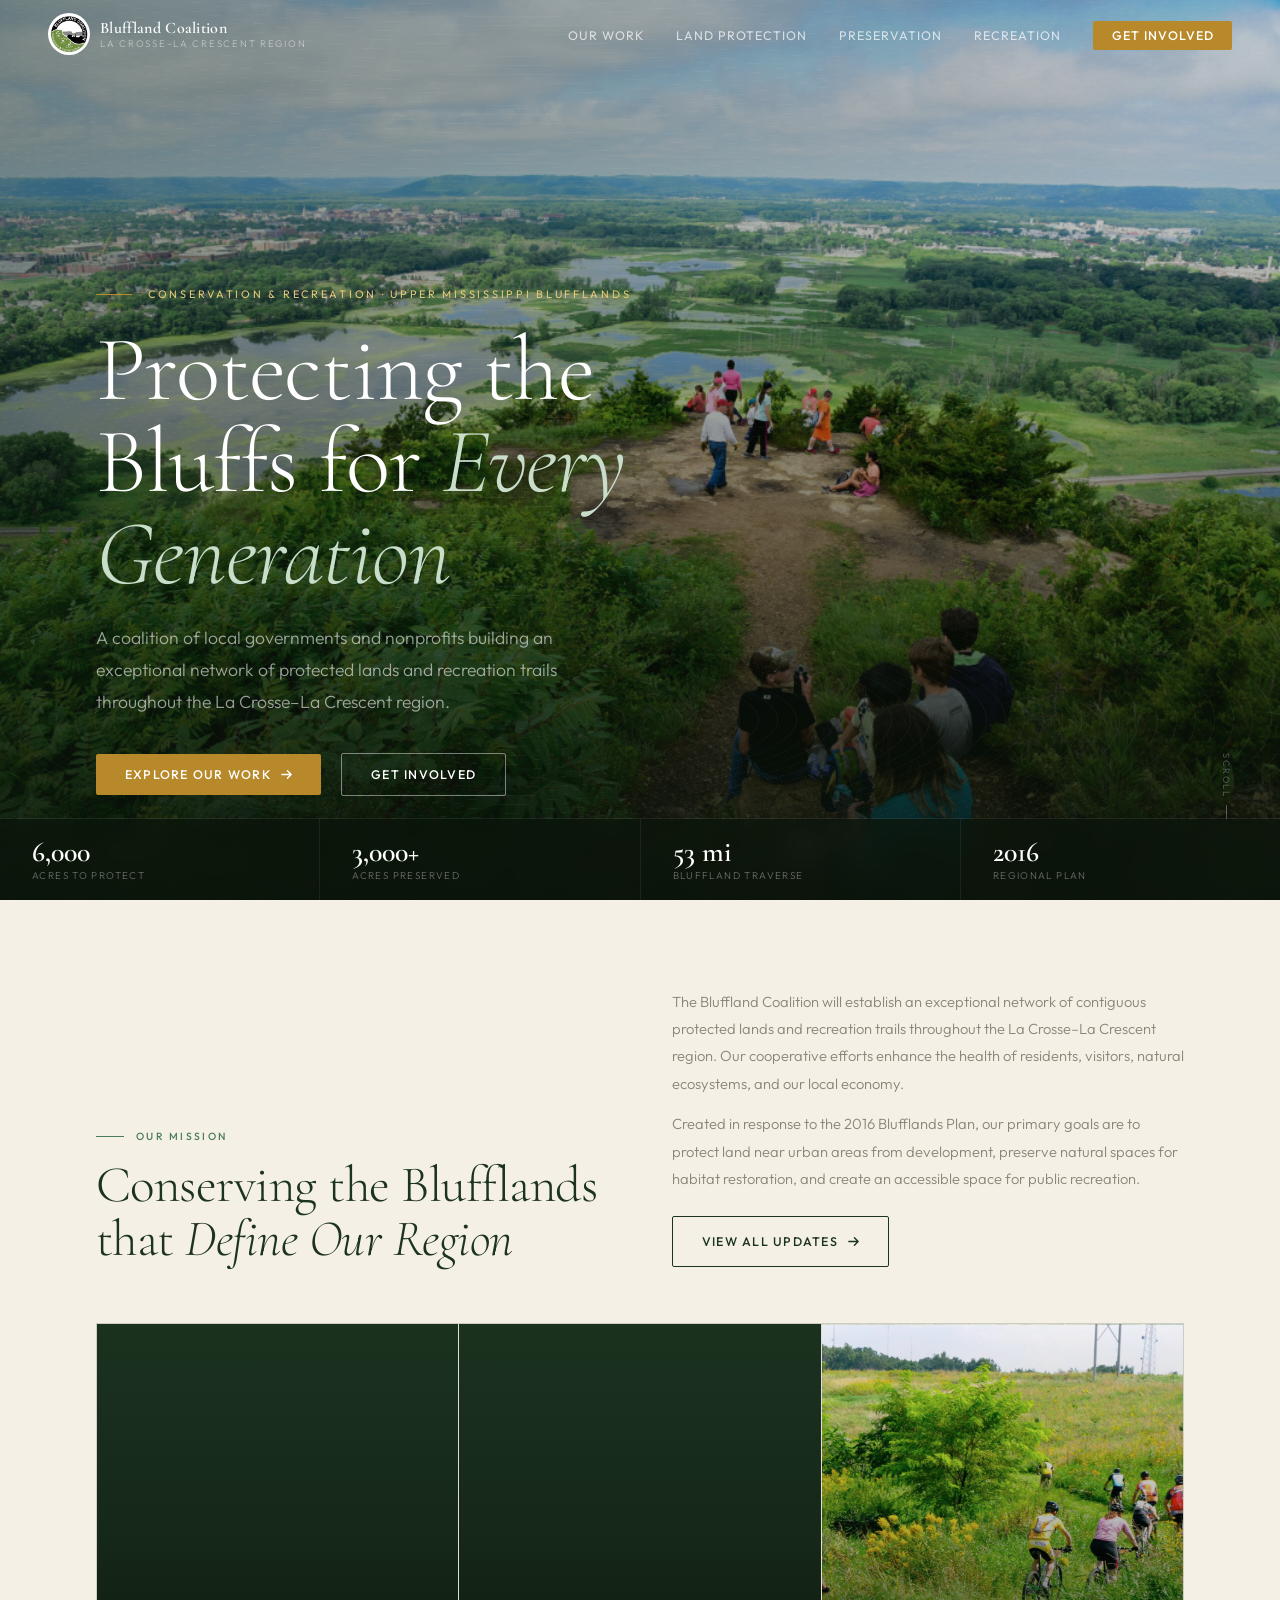
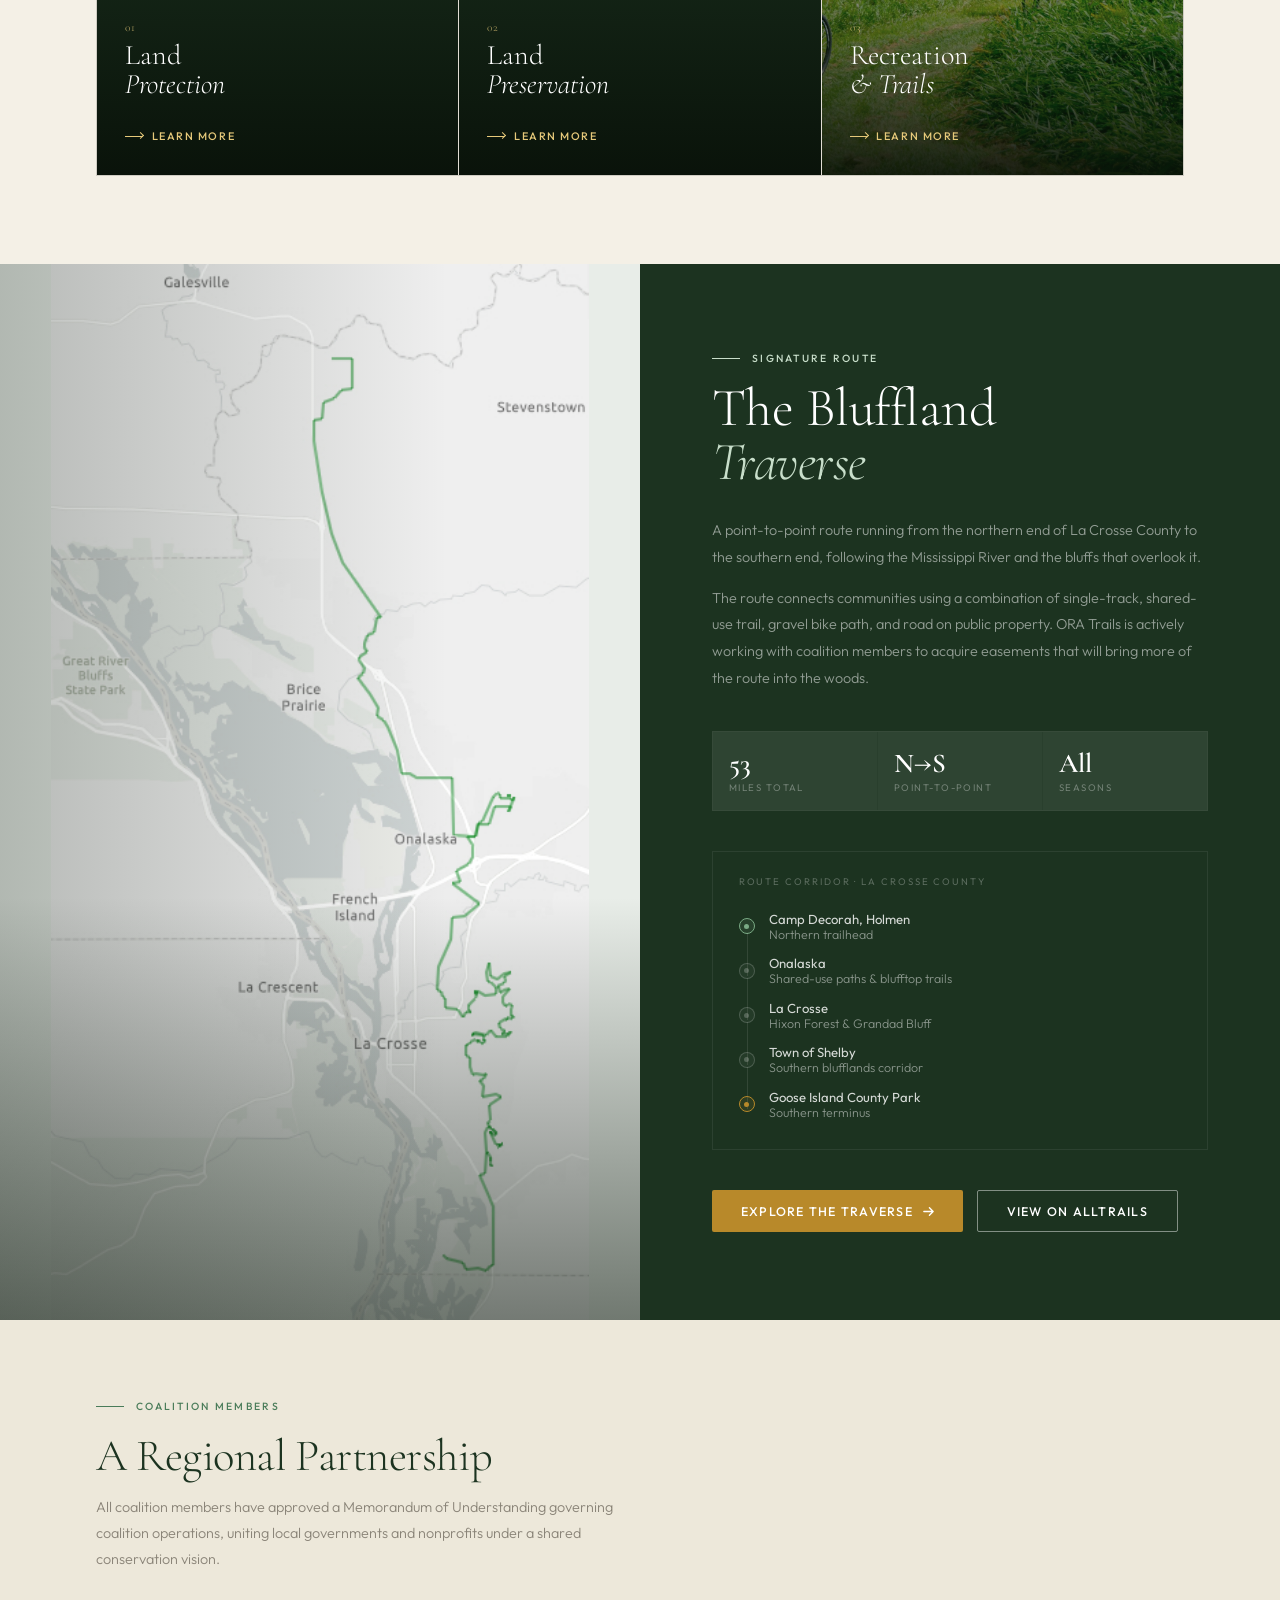
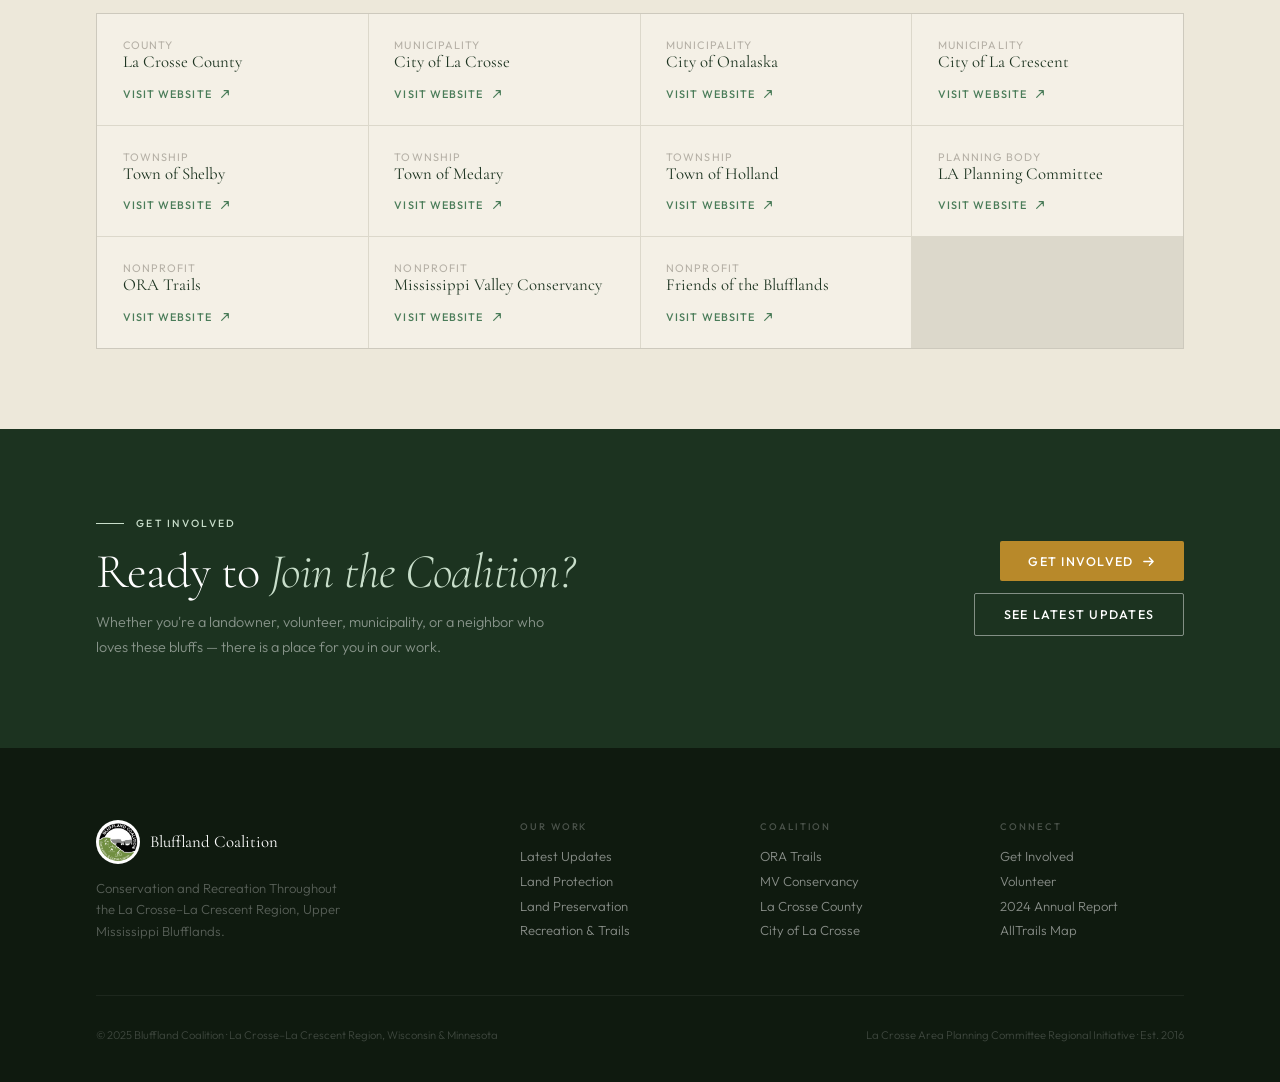
<file: index.html>
<!DOCTYPE html>
<html lang="en">
<head>
  <meta charset="UTF-8">
  <meta name="viewport" content="width=device-width, initial-scale=1.0">
  <title>The Bluffland Coalition — Conservation & Recreation</title>
  <link rel="preconnect" href="https://fonts.googleapis.com">
  <link rel="preconnect" href="https://fonts.gstatic.com" crossorigin>
  <link href="https://fonts.googleapis.com/css2?family=Cormorant+Garamond:ital,wght@0,300;0,400;0,600;0,700;1,300;1,400;1,600&family=Outfit:wght@300;400;500;600&display=swap" rel="stylesheet">
  <link rel="stylesheet" href="shared.css">
  <style>

    /* ══════════════════════════════════════
       HERO
    ══════════════════════════════════════ */
    .hero {
      position: relative; height: 100vh; min-height: 680px;
      display: flex; flex-direction: column; justify-content: flex-end;
      overflow: hidden;
    }
    .hero-bg {
      position: absolute; inset: 0;
      /*
       * ─────────────────────────────────────────────────────────────
       * HERO BACKGROUND IMAGE
       * Place your hero photo in the same folder as this HTML file,
       * then replace the gradient below with:
       *   background-image: url('images/hero-blufflands.jpg');
       *
       * Recommended: landscape photo, minimum 2400 × 1400 px,
       * subject centred — the bottom 30% will be obscured by the
       * stat bar overlay.
       * ─────────────────────────────────────────────────────────────
       */
      background-image: url('MVC_aerial.jpg');
      background-size: cover; background-position: center center;
      transform: scale(1.04);
      animation: heroZoom 18s ease-out forwards;
    }
    @keyframes heroZoom { to { transform: scale(1); } }
    .hero-overlay {
      position: absolute; inset: 0;
      background:
        linear-gradient(to top, rgba(10,18,10,0.93) 0%, rgba(10,18,10,0.42) 45%, rgba(10,18,10,0.12) 100%),
        linear-gradient(135deg, rgba(28,51,32,0.38) 0%, transparent 60%);
    }
    .hero-contours {
      position: absolute; inset: 0; opacity: 0.05;
      background-image: repeating-radial-gradient(ellipse 180% 60% at 40% 80%,
        transparent 0px, transparent 18px,
        rgba(255,255,255,0.8) 18px, rgba(255,255,255,0.8) 19px);
    }
    .hero-content {
      position: relative; z-index: 2;
      padding: 0 6rem 6.5rem; max-width: 1100px;
      animation: heroUp 1.1s 0.25s var(--ease) both;
    }
    @keyframes heroUp { from { opacity:0; transform:translateY(28px); } to { opacity:1; transform:translateY(0); } }
    .hero-eyebrow { display: flex; align-items: center; gap: 1rem; margin-bottom: 1.4rem; }
    .hero-eyebrow-line { width: 36px; height: 1px; background: var(--gold); }
    .hero-eyebrow-text { font-size: 0.68rem; letter-spacing: 0.25em; text-transform: uppercase; color: var(--gold-pale); font-weight: 400; }
    .hero-headline { font-family: var(--f-display); font-size: clamp(3.4rem,7.2vw,6.8rem); font-weight: 300; line-height: 1.0; color: var(--white); margin-bottom: 1.4rem; letter-spacing: -0.01em; }
    .hero-headline em { font-style: italic; color: var(--mist); }
    .hero-sub { font-size: clamp(0.9rem,1.4vw,1.1rem); color: rgba(255,255,255,0.58); font-weight: 300; max-width: 500px; line-height: 1.8; margin-bottom: 2.25rem; }
    .hero-actions { display: flex; align-items: center; gap: 1.25rem; flex-wrap: wrap; }

    /* scroll indicator */
    .hero-scroll { position: absolute; bottom: 2.5rem; right: 3rem; z-index: 3; display: flex; flex-direction: column; align-items: center; gap: 0.45rem; }
    .hero-scroll span { font-size: 0.58rem; letter-spacing: 0.2em; text-transform: uppercase; color: rgba(255,255,255,0.28); writing-mode: vertical-rl; }
    .hero-scroll-bar { width: 1px; height: 55px; background: linear-gradient(to bottom, rgba(255,255,255,0.35), transparent); animation: scrollLine 2s 1.5s ease-in-out infinite; }
    @keyframes scrollLine { 0%{transform:scaleY(0);transform-origin:top;opacity:1} 50%{transform:scaleY(1);transform-origin:top} 51%{transform-origin:bottom} 100%{transform:scaleY(0);transform-origin:bottom;opacity:0} }

    /* stat bar */
    .hero-stats { position: absolute; bottom: 0; left: 0; right: 0; z-index: 3; display: flex; border-top: 1px solid rgba(255,255,255,0.07); }
    .hero-stat { flex: 1; padding: 1.15rem 2rem; background: rgba(12,22,12,0.72); backdrop-filter: blur(10px); -webkit-backdrop-filter: blur(10px); border-right: 1px solid rgba(255,255,255,0.07); animation: heroUp 0.9s var(--ease) both; }
    .hero-stat:last-child { border-right: none; }
    .hero-stat:nth-child(1){animation-delay:0.65s} .hero-stat:nth-child(2){animation-delay:0.75s} .hero-stat:nth-child(3){animation-delay:0.85s} .hero-stat:nth-child(4){animation-delay:0.95s}
    .stat-num { font-family: var(--f-display); font-size: 1.75rem; font-weight: 600; color: var(--white); line-height: 1; margin-bottom: 0.18rem; }
    .stat-lbl { font-size: 0.62rem; letter-spacing: 0.14em; text-transform: uppercase; color: rgba(255,255,255,0.38); font-weight: 300; }

    /* ══════════════════════════════════════
       MISSION — compact horizontal cards
    ══════════════════════════════════════ */
    .mission { background: var(--cream); padding: 5.5rem 6rem; }
    .mission-inner { max-width: 1160px; margin: 0 auto; }
    .mission-top { display: grid; grid-template-columns: 1fr 1fr; gap: 4rem; align-items: end; margin-bottom: 3.5rem; }
    .mission-headline { font-family: var(--f-display); font-size: clamp(2.2rem,4vw,3.6rem); font-weight: 300; line-height: 1.05; color: var(--forest); letter-spacing: -0.01em; }
    .mission-headline em { font-style: italic; }
    .mission-body { color: var(--stone); font-size: 0.92rem; font-weight: 300; line-height: 1.85; }
    .mission-body p + p { margin-top: 0.85rem; }
    .mission-body .btn { margin-top: 1.5rem; }

    /* Compact horizontal cards */
    .work-cards { display: grid; grid-template-columns: repeat(3,1fr); gap: 1px; background: rgba(0,0,0,0.08); border: 1px solid rgba(0,0,0,0.08); }
    .work-card {
      position: relative; overflow: hidden;
      aspect-ratio: 4/5;
      display: flex; flex-direction: column; justify-content: flex-end;
      padding: 2rem 1.75rem;
      background: var(--forest);
    }
    .work-card-bg { position: absolute; inset: 0; background-size: cover; background-position: center; transition: transform 0.65s var(--ease); }
    .work-card:hover .work-card-bg { transform: scale(1.06); }
    .work-card-overlay { position: absolute; inset: 0; background: linear-gradient(to top, rgba(8,16,8,0.92) 0%, rgba(8,16,8,0.3) 55%, rgba(8,16,8,0.04) 100%); transition: opacity 0.35s; }
    .work-card:hover .work-card-overlay { opacity: 0.92; }
    .work-card-body { position: relative; z-index: 2; }
    .work-card-num { font-family: var(--f-display); font-size: 0.72rem; color: var(--gold-pale); margin-bottom: 0.4rem; font-weight: 300; opacity: 0.8; }
    .work-card-title { font-family: var(--f-display); font-size: clamp(1.5rem,2.2vw,2rem); font-weight: 300; color: var(--white); line-height: 1.05; margin-bottom: 0.6rem; }
    .work-card-title em { font-style: italic; }
    .work-card-desc { font-size: 0.8rem; color: rgba(255,255,255,0.5); font-weight: 300; line-height: 1.65; margin-bottom: 1.25rem; max-height: 0; overflow: hidden; opacity: 0; transition: max-height 0.45s var(--ease), opacity 0.35s; }
    .work-card:hover .work-card-desc { max-height: 100px; opacity: 1; }
    .work-card-link { display: flex; align-items: center; gap: 0.55rem; font-size: 0.68rem; font-weight: 500; letter-spacing: 0.14em; text-transform: uppercase; color: var(--gold-pale); transition: gap 0.3s; }
    .work-card:hover .work-card-link { gap: 0.9rem; }
    .work-card-arrow { width: 18px; height: 1px; background: var(--gold-pale); position: relative; transition: width 0.3s; flex-shrink: 0; }
    .work-card-arrow::after { content:''; position: absolute; right: 0; top: -3px; width: 5px; height: 5px; border-right: 1px solid var(--gold-pale); border-top: 1px solid var(--gold-pale); transform: rotate(45deg); }
    .work-card:hover .work-card-arrow { width: 26px; }

    .work-card-bg-1 { background-image: url('https://www.mississippivalleyconservancy.org/sites/default/files/styles/juicebox_large/public/la-crosse-blufflands.jpg?itok=8zvfGEjE'); }
    .work-card-bg-2 { background-image: url('https://www.mississippivalleyconservancy.org/sites/default/files/styles/juicebox_large/public/cardinal-bluff.jpg?itok=ErBzlhX-'); }
    .work-card-bg-3 { background-image: url('recreation02.jpg'); }

    /* ══════════════════════════════════════
       TRAVERSE
    ══════════════════════════════════════ */
    .traverse { position: relative; overflow: hidden; }
    .traverse-inner { display: grid; grid-template-columns: 1fr 1fr; min-height: 88vh; }
    .traverse-visual { position: relative; overflow: hidden; }
    .traverse-img {
      position: absolute; inset: 0;
      background-image: url('TRAVERSE.jpeg');
      background-size: contain;
      background-position: center center;
      background-repeat: no-repeat;
      background-color: #e8ede8;
      transition: transform 0.8s var(--ease);
    }
    .traverse-visual:hover .traverse-img { transform: scale(1.04); }
    .traverse-img-overlay {
      position: absolute; inset: 0;
      background: linear-gradient(to right, rgba(15,26,15,0.25), transparent 70%),
                  linear-gradient(to top, rgba(15,26,15,0.55) 0%, transparent 40%);
    }
    .traverse-text { background: var(--forest); padding: 5.5rem 4.5rem; display: flex; flex-direction: column; justify-content: center; }
    .traverse-headline { font-family: var(--f-display); font-size: clamp(2.6rem,4.2vw,4.2rem); font-weight: 300; line-height: 1.0; color: var(--white); margin-bottom: 1.75rem; letter-spacing: -0.01em; }
    .traverse-headline em { font-style: italic; color: var(--mist); display: block; }
    .traverse-body { color: rgba(255,255,255,0.52); font-size: 0.9rem; line-height: 1.85; font-weight: 300; margin-bottom: 2.5rem; }
    .traverse-body p + p { margin-top: 0.9rem; }
    .traverse-specs { display: grid; grid-template-columns: repeat(3,1fr); gap: 1px; background: rgba(255,255,255,0.06); border: 1px solid rgba(255,255,255,0.06); margin-bottom: 2.5rem; }
    .traverse-spec { padding: 1.1rem 1rem; background: rgba(255,255,255,0.025); }
    .traverse-spec-val { font-family: var(--f-display); font-size: 1.7rem; font-weight: 600; color: var(--white); line-height: 1; margin-bottom: 0.22rem; }
    .traverse-spec-key { font-size: 0.6rem; letter-spacing: 0.15em; text-transform: uppercase; color: rgba(255,255,255,0.33); }
    /* route stops */
    .traverse-map { margin-bottom: 2.5rem; border: 1px solid rgba(255,255,255,0.07); padding: 1.4rem 1.6rem; }
    .traverse-map-title { font-size: 0.6rem; letter-spacing: 0.2em; text-transform: uppercase; color: rgba(255,255,255,0.28); margin-bottom: 1.1rem; }
    .route-stops { display: flex; flex-direction: column; }
    .route-stop { display: flex; align-items: center; gap: 0.9rem; padding: 0.42rem 0; position: relative; }
    .route-stop:not(:last-child)::after { content:''; position: absolute; left: 8px; top: calc(50% + 7px); width: 1px; height: calc(100% - 2px); background: rgba(255,255,255,0.1); }
    .stop-dot { width: 16px; height: 16px; border-radius: 50%; border: 1.5px solid rgba(255,255,255,0.18); background: rgba(255,255,255,0.04); display: flex; align-items: center; justify-content: center; flex-shrink: 0; }
    .stop-dot.start { border-color: var(--sage); background: rgba(122,170,133,0.12); }
    .stop-dot.end   { border-color: var(--gold); background: rgba(184,137,42,0.12); }
    .stop-dot-inner { width: 5px; height: 5px; border-radius: 50%; background: rgba(255,255,255,0.22); }
    .stop-dot.start .stop-dot-inner { background: var(--sage); }
    .stop-dot.end   .stop-dot-inner { background: var(--gold); }
    .stop-label { font-size: 0.78rem; color: rgba(255,255,255,0.48); font-weight: 300; }
    .stop-label strong { color: rgba(255,255,255,0.82); font-weight: 400; display: block; font-size: 0.82rem; }
    .traverse-btns { display: flex; gap: 0.85rem; flex-wrap: wrap; }

    /* ══════════════════════════════════════
       COALITION MEMBERS  (below traverse)
    ══════════════════════════════════════ */
    .members { background: var(--parchment); padding: 5rem 6rem; }
    .members-inner { max-width: 1160px; margin: 0 auto; }
    .members-grid { display: grid; grid-template-columns: repeat(auto-fill, minmax(220px, 1fr)); gap: 1px; background: rgba(0,0,0,0.07); border: 1px solid rgba(0,0,0,0.07); margin-top: 2.5rem; }
    .member-card {
      background: var(--cream); padding: 1.5rem 1.6rem;
      display: flex; flex-direction: column; justify-content: space-between; gap: 0.9rem;
      transition: background 0.22s;
    }
    .member-card:hover { background: var(--white); }
    .member-card a { display: flex; align-items: center; gap: 0.5rem; font-size: 0.68rem; letter-spacing: 0.1em; text-transform: uppercase; color: var(--fern); font-weight: 500; transition: color 0.2s; margin-top: auto; }
    .member-card a:hover { color: var(--forest); }
    .member-card a svg { flex-shrink: 0; }
    .member-name { font-family: var(--f-display); font-size: 1.05rem; font-weight: 400; color: var(--forest); line-height: 1.2; }
    .member-type { font-size: 0.68rem; letter-spacing: 0.1em; text-transform: uppercase; color: var(--stone-lt); font-weight: 400; }

    /* ══════════════════════════════════════
       CTA BAND
    ══════════════════════════════════════ */
    .cta-band {
      background: var(--forest);
      padding: 5.5rem 6rem;
      display: grid; grid-template-columns: 1fr auto;
      gap: 4rem; align-items: center;
    }
    .cta-band-inner { max-width: 1160px; margin: 0 auto; width: 100%; display: grid; grid-template-columns: 1fr auto; gap: 4rem; align-items: center; }
    .cta-headline { font-family: var(--f-display); font-size: clamp(2rem,3.8vw,3.4rem); font-weight: 300; color: var(--white); line-height: 1.05; letter-spacing: -0.01em; }
    .cta-headline em { font-style: italic; color: var(--mist); }
    .cta-sub { font-size: 0.9rem; color: rgba(255,255,255,0.5); font-weight: 300; line-height: 1.75; margin-top: 0.85rem; max-width: 460px; }
    .cta-actions { display: flex; flex-direction: column; gap: 0.75rem; align-items: flex-end; flex-shrink: 0; }

    /* ══════════════════════════════════════
       FOOTER
    ══════════════════════════════════════ */

    /* ══════════════════════════════════════
       RESPONSIVE
    ══════════════════════════════════════ */
    @media (max-width: 960px) {
      .mission { padding: 4rem 2rem; }
      .mission-top { grid-template-columns: 1fr; gap: 2rem; }
      .work-cards { grid-template-columns: 1fr; }
      .work-card { aspect-ratio: 16/9; min-height: 260px; }
      .traverse-inner { grid-template-columns: 1fr; }
      .traverse-visual { height: 50vw; min-height: 220px; position: relative; }
      .traverse-img { position: absolute; }
      .traverse-text { padding: 3.5rem 2rem; }
      .members { padding: 4rem 2rem; }
      .cta-band { padding: 4rem 2rem; }
      .cta-band-inner { grid-template-columns: 1fr; gap: 2rem; }
      .cta-actions { align-items: flex-start; flex-direction: row; flex-wrap: wrap; }
      .hero-scroll { display: none; }
      .hero-stats { position: relative; flex-wrap: wrap; }
      .hero-stat { min-width: 50%; border-top: 1px solid rgba(255,255,255,0.07); }
      .hero-content { padding: 0 2rem 7.5rem; }
    }
  </style>
</head>
<body>

  <!-- NAV -->
  <nav class="nav" id="mainNav">
    <a href="index.html" class="nav-logo">
      <!--
        LOGO IMAGE — file is stored at: BC_2025_logo_V1.png (same folder as this HTML file)
        To swap to a new logo, replace the src below with your new filename.
      -->
      <img src="BC_2025_logo_V1.png" alt="Bluffland Coalition" class="nav-logo-mark" style="width:42px;height:42px;object-fit:contain;border-radius:50%;">
      <div class="nav-logo-text">
        <strong>Bluffland Coalition</strong>
        <span>La Crosse–La Crescent Region</span>
      </div>
    </a>
    <button class="nav-toggle" onclick="document.querySelector('.nav-links').classList.toggle('open')">☰</button>
    <ul class="nav-links">
      <li><a href="our-work.html">Our Work</a></li>
      <li><a href="land-protection.html">Land Protection</a></li>
      <li><a href="land-preservation.html">Preservation</a></li>
      <li><a href="recreation.html">Recreation</a></li>
      <li><a href="get-involved.html" class="nav-cta">Get Involved</a></li>
    </ul>
  </nav>

  <!-- HERO -->
  <section class="hero">
    <div class="hero-bg"></div>
    <div class="hero-overlay"></div>
    <div class="hero-contours"></div>
    <div class="hero-content">
      <div class="hero-eyebrow">
        <div class="hero-eyebrow-line"></div>
        <span class="hero-eyebrow-text">Conservation & Recreation · Upper Mississippi Blufflands</span>
      </div>
      <h1 class="hero-headline">Protecting the<br>Bluffs for <em>Every<br>Generation</em></h1>
      <p class="hero-sub">A coalition of local governments and nonprofits building an exceptional network of protected lands and recreation trails throughout the La Crosse–La Crescent region.</p>
      <div class="hero-actions">
        <a href="our-work.html" class="btn btn-gold">
          Explore Our Work
          <svg width="13" height="13" viewBox="0 0 14 14" fill="none"><path d="M2 7h10M8 3l4 4-4 4" stroke="currentColor" stroke-width="1.5" stroke-linecap="round" stroke-linejoin="round"/></svg>
        </a>
        <a href="get-involved.html" class="btn btn-outline-white">Get Involved</a>
      </div>
    </div>
    <div class="hero-scroll">
      <span>Scroll</span>
      <div class="hero-scroll-bar"></div>
    </div>
    <div class="hero-stats">
      <div class="hero-stat"><div class="stat-num">6,000</div><div class="stat-lbl">Acres to protect</div></div>
      <div class="hero-stat"><div class="stat-num">3,000+</div><div class="stat-lbl">Acres preserved</div></div>
      <div class="hero-stat"><div class="stat-num">53 mi</div><div class="stat-lbl">Bluffland Traverse</div></div>
      <div class="hero-stat"><div class="stat-num">2016</div><div class="stat-lbl">Regional plan</div></div>
    </div>
  </section>

  <!-- MISSION + THREE WORK CARDS (moved above Traverse per site structure) -->
  <section class="mission" id="mission">
    <div class="mission-inner">
      <div class="mission-top">
        <div class="reveal">
          <div class="label"><span class="label-line"></span>Our Mission</div>
          <h2 class="mission-headline">Conserving the Blufflands that <em>Define Our Region</em></h2>
        </div>
        <div class="reveal reveal-d2">
          <div class="mission-body">
            <p>The Bluffland Coalition will establish an exceptional network of contiguous protected lands and recreation trails throughout the La Crosse–La Crescent region. Our cooperative efforts enhance the health of residents, visitors, natural ecosystems, and our local economy.</p>
            <p>Created in response to the 2016 Blufflands Plan, our primary goals are to protect land near urban areas from development, preserve natural spaces for habitat restoration, and create an accessible space for public recreation.</p>
            <a href="our-work.html" class="btn btn-outline">
              View All Updates
              <svg width="13" height="13" viewBox="0 0 14 14" fill="none"><path d="M2 7h10M8 3l4 4-4 4" stroke="currentColor" stroke-width="1.5" stroke-linecap="round" stroke-linejoin="round"/></svg>
            </a>
          </div>
        </div>
      </div>

      <!-- Compact 3-up cards -->
      <div class="work-cards reveal">
        <a href="land-protection.html" class="work-card">
          <div class="work-card-bg work-card-bg-1"></div>
          <div class="work-card-overlay"></div>
          <div class="work-card-body">
            <div class="work-card-num">01</div>
            <h3 class="work-card-title">Land<br><em>Protection</em></h3>
            <p class="work-card-desc">Permanently protecting bluffland properties from development through strategic acquisitions, easements, and municipal partnerships.</p>
            <div class="work-card-link"><span class="work-card-arrow"></span>Learn More</div>
          </div>
        </a>
        <a href="land-preservation.html" class="work-card">
          <div class="work-card-bg work-card-bg-2"></div>
          <div class="work-card-overlay"></div>
          <div class="work-card-body">
            <div class="work-card-num">02</div>
            <h3 class="work-card-title">Land<br><em>Preservation</em></h3>
            <p class="work-card-desc">Restoring native habitats, managing invasive species, and stewarding ecological diversity with hundreds of volunteers each season.</p>
            <div class="work-card-link"><span class="work-card-arrow"></span>Learn More</div>
          </div>
        </a>
        <a href="recreation.html" class="work-card">
          <div class="work-card-bg work-card-bg-3"></div>
          <div class="work-card-overlay"></div>
          <div class="work-card-body">
            <div class="work-card-num">03</div>
            <h3 class="work-card-title">Recreation<br><em>&amp; Trails</em></h3>
            <p class="work-card-desc">Building a connected trail network for hiking, running, biking, and year-round outdoor adventure across the blufflands.</p>
            <div class="work-card-link"><span class="work-card-arrow"></span>Learn More</div>
          </div>
        </a>
      </div>
    </div>
  </section>

  <!-- TRAVERSE (Signature Route — below Mission) -->
  <section class="traverse" id="traverse">
    <div class="traverse-inner">
      <div class="traverse-visual">
        <div class="traverse-img"></div>
        <div class="traverse-img-overlay"></div>
      </div>
      <div class="traverse-text">
        <div class="label light reveal"><span class="label-line"></span>Signature Route</div>
        <h2 class="traverse-headline reveal reveal-d1">The Bluffland<em>Traverse</em></h2>
        <div class="traverse-body reveal reveal-d2">
          <p>A point-to-point route running from the northern end of La Crosse County to the southern end, following the Mississippi River and the bluffs that overlook it.</p>
          <p>The route connects communities using a combination of single-track, shared-use trail, gravel bike path, and road on public property. ORA Trails is actively working with coalition members to acquire easements that will bring more of the route into the woods.</p>
        </div>
        <div class="traverse-specs reveal reveal-d2">
          <div class="traverse-spec"><div class="traverse-spec-val">53</div><div class="traverse-spec-key">Miles Total</div></div>
          <div class="traverse-spec"><div class="traverse-spec-val">N→S</div><div class="traverse-spec-key">Point-to-Point</div></div>
          <div class="traverse-spec"><div class="traverse-spec-val">All</div><div class="traverse-spec-key">Seasons</div></div>
        </div>
        <div class="traverse-map reveal reveal-d3">
          <div class="traverse-map-title">Route Corridor · La Crosse County</div>
          <div class="route-stops">
            <div class="route-stop"><div class="stop-dot start"><div class="stop-dot-inner"></div></div><div class="stop-label"><strong>Camp Decorah, Holmen</strong>Northern trailhead</div></div>
            <div class="route-stop"><div class="stop-dot"><div class="stop-dot-inner"></div></div><div class="stop-label"><strong>Onalaska</strong>Shared-use paths & blufftop trails</div></div>
            <div class="route-stop"><div class="stop-dot"><div class="stop-dot-inner"></div></div><div class="stop-label"><strong>La Crosse</strong>Hixon Forest & Grandad Bluff</div></div>
            <div class="route-stop"><div class="stop-dot"><div class="stop-dot-inner"></div></div><div class="stop-label"><strong>Town of Shelby</strong>Southern blufflands corridor</div></div>
            <div class="route-stop"><div class="stop-dot end"><div class="stop-dot-inner"></div></div><div class="stop-label"><strong>Goose Island County Park</strong>Southern terminus</div></div>
          </div>
        </div>
        <div class="traverse-btns reveal reveal-d4">
          <a href="recreation.html" class="btn btn-gold">
            Explore the Traverse
            <svg width="13" height="13" viewBox="0 0 14 14" fill="none"><path d="M2 7h10M8 3l4 4-4 4" stroke="currentColor" stroke-width="1.5" stroke-linecap="round" stroke-linejoin="round"/></svg>
          </a>
          <a href="https://www.alltrails.com/explore/map/bluffland-trail-draft-3-4fc8ed9?u=i" target="_blank" class="btn btn-outline-white">View on AllTrails</a>
        </div>
      </div>
    </div>
  </section>

  <!-- COALITION MEMBERS -->
  <section class="members" id="members">
    <div class="members-inner">
      <div class="reveal">
        <div class="label"><span class="label-line"></span>Coalition Members</div>
        <h2 style="font-family:var(--f-display);font-size:clamp(1.8rem,3.5vw,2.8rem);font-weight:300;color:var(--forest);letter-spacing:-0.01em;margin-top:0.4rem;">A Regional Partnership</h2>
        <p style="color:var(--stone);font-size:0.9rem;font-weight:300;line-height:1.8;margin-top:0.75rem;max-width:560px;">All coalition members have approved a Memorandum of Understanding governing coalition operations, uniting local governments and nonprofits under a shared conservation vision.</p>
      </div>
      <div class="members-grid reveal reveal-d2">
        <div class="member-card">
          <div><div class="member-type">County</div><div class="member-name">La Crosse County</div></div>
          <a href="https://www.lacrossecounty.org" target="_blank">Visit Website <svg width="10" height="10" viewBox="0 0 12 12" fill="none"><path d="M2 10L10 2M10 2H5M10 2v5" stroke="currentColor" stroke-width="1.4" stroke-linecap="round" stroke-linejoin="round"/></svg></a>
        </div>
        <div class="member-card">
          <div><div class="member-type">Municipality</div><div class="member-name">City of La Crosse</div></div>
          <a href="https://www.cityoflacrosse.org" target="_blank">Visit Website <svg width="10" height="10" viewBox="0 0 12 12" fill="none"><path d="M2 10L10 2M10 2H5M10 2v5" stroke="currentColor" stroke-width="1.4" stroke-linecap="round" stroke-linejoin="round"/></svg></a>
        </div>
        <div class="member-card">
          <div><div class="member-type">Municipality</div><div class="member-name">City of Onalaska</div></div>
          <a href="https://cityofonalaska.com" target="_blank">Visit Website <svg width="10" height="10" viewBox="0 0 12 12" fill="none"><path d="M2 10L10 2M10 2H5M10 2v5" stroke="currentColor" stroke-width="1.4" stroke-linecap="round" stroke-linejoin="round"/></svg></a>
        </div>
        <div class="member-card">
          <div><div class="member-type">Municipality</div><div class="member-name">City of La Crescent</div></div>
          <a href="https://www.ci.la-crescent.mn.us" target="_blank">Visit Website <svg width="10" height="10" viewBox="0 0 12 12" fill="none"><path d="M2 10L10 2M10 2H5M10 2v5" stroke="currentColor" stroke-width="1.4" stroke-linecap="round" stroke-linejoin="round"/></svg></a>
        </div>
        <div class="member-card">
          <div><div class="member-type">Township</div><div class="member-name">Town of Shelby</div></div>
          <a href="https://www.lacrossecounty.org" target="_blank">Visit Website <svg width="10" height="10" viewBox="0 0 12 12" fill="none"><path d="M2 10L10 2M10 2H5M10 2v5" stroke="currentColor" stroke-width="1.4" stroke-linecap="round" stroke-linejoin="round"/></svg></a>
        </div>
        <div class="member-card">
          <div><div class="member-type">Township</div><div class="member-name">Town of Medary</div></div>
          <a href="https://www.lacrossecounty.org" target="_blank">Visit Website <svg width="10" height="10" viewBox="0 0 12 12" fill="none"><path d="M2 10L10 2M10 2H5M10 2v5" stroke="currentColor" stroke-width="1.4" stroke-linecap="round" stroke-linejoin="round"/></svg></a>
        </div>
        <div class="member-card">
          <div><div class="member-type">Township</div><div class="member-name">Town of Holland</div></div>
          <a href="https://www.lacrossecounty.org" target="_blank">Visit Website <svg width="10" height="10" viewBox="0 0 12 12" fill="none"><path d="M2 10L10 2M10 2H5M10 2v5" stroke="currentColor" stroke-width="1.4" stroke-linecap="round" stroke-linejoin="round"/></svg></a>
        </div>
        <div class="member-card">
          <div><div class="member-type">Planning Body</div><div class="member-name">LA Planning Committee</div></div>
          <a href="https://www.lacrossecounty.org/planningZoningLandInfo" target="_blank">Visit Website <svg width="10" height="10" viewBox="0 0 12 12" fill="none"><path d="M2 10L10 2M10 2H5M10 2v5" stroke="currentColor" stroke-width="1.4" stroke-linecap="round" stroke-linejoin="round"/></svg></a>
        </div>
        <div class="member-card">
          <div><div class="member-type">Nonprofit</div><div class="member-name">ORA Trails</div></div>
          <a href="https://www.oratrails.org" target="_blank">Visit Website <svg width="10" height="10" viewBox="0 0 12 12" fill="none"><path d="M2 10L10 2M10 2H5M10 2v5" stroke="currentColor" stroke-width="1.4" stroke-linecap="round" stroke-linejoin="round"/></svg></a>
        </div>
        <div class="member-card">
          <div><div class="member-type">Nonprofit</div><div class="member-name">Mississippi Valley Conservancy</div></div>
          <a href="https://www.mississippivalleyconservancy.org" target="_blank">Visit Website <svg width="10" height="10" viewBox="0 0 12 12" fill="none"><path d="M2 10L10 2M10 2H5M10 2v5" stroke="currentColor" stroke-width="1.4" stroke-linecap="round" stroke-linejoin="round"/></svg></a>
        </div>
        <div class="member-card">
          <div><div class="member-type">Nonprofit</div><div class="member-name">Friends of the Blufflands</div></div>
          <a href="https://www.lacrossecounty.org" target="_blank">Visit Website <svg width="10" height="10" viewBox="0 0 12 12" fill="none"><path d="M2 10L10 2M10 2H5M10 2v5" stroke="currentColor" stroke-width="1.4" stroke-linecap="round" stroke-linejoin="round"/></svg></a>
        </div>
      </div>
    </div>
  </section>

  <!-- CTA BAND -->
  <section style="background:var(--forest);padding:5.5rem 6rem;">
    <div style="max-width:1160px;margin:0 auto;display:grid;grid-template-columns:1fr auto;gap:4rem;align-items:center;" class="cta-band-inner reveal">
      <div>
        <div class="label light"><span class="label-line"></span>Get Involved</div>
        <h2 style="font-family:var(--f-display);font-size:clamp(2rem,3.8vw,3.4rem);font-weight:300;color:var(--white);line-height:1.05;margin-top:0.4rem;letter-spacing:-0.01em;">Ready to <em style="font-style:italic;color:var(--mist);">Join the Coalition?</em></h2>
        <p style="font-size:0.9rem;color:rgba(255,255,255,0.48);font-weight:300;line-height:1.75;margin-top:0.8rem;max-width:460px;">Whether you're a landowner, volunteer, municipality, or a neighbor who loves these bluffs — there is a place for you in our work.</p>
      </div>
      <div style="display:flex;flex-direction:column;gap:0.75rem;align-items:flex-end;flex-shrink:0;">
        <a href="get-involved.html" class="btn btn-gold">
          Get Involved
          <svg width="13" height="13" viewBox="0 0 14 14" fill="none"><path d="M2 7h10M8 3l4 4-4 4" stroke="currentColor" stroke-width="1.5" stroke-linecap="round" stroke-linejoin="round"/></svg>
        </a>
        <a href="our-work.html" class="btn btn-outline-white">See Latest Updates</a>
      </div>
    </div>
  </section>

  <!-- FOOTER -->
  <footer class="footer">
    <div class="footer-top">
      <div>
        <div class="footer-brand-logo">
          <!--
            LOGO IMAGE — file: BC_2025_logo_V1.png (same folder as this HTML file)
            To update, replace the src filename below.
          -->
          <img src="BC_2025_logo_V1.png" alt="Bluffland Coalition" style="width:44px;height:44px;object-fit:contain;border-radius:50%;">
          <strong>Bluffland Coalition</strong>
        </div>
        <p class="footer-tagline">Conservation and Recreation Throughout the La Crosse–La Crescent Region, Upper Mississippi Blufflands.</p>
      </div>
      <div class="footer-col">
        <strong>Our Work</strong>
        <a href="our-work.html">Latest Updates</a>
        <a href="land-protection.html">Land Protection</a>
        <a href="land-preservation.html">Land Preservation</a>
        <a href="recreation.html">Recreation & Trails</a>
      </div>
      <div class="footer-col">
        <strong>Coalition</strong>
        <a href="https://www.oratrails.org" target="_blank">ORA Trails</a>
        <a href="https://www.mississippivalleyconservancy.org" target="_blank">MV Conservancy</a>
        <a href="https://www.lacrossecounty.org" target="_blank">La Crosse County</a>
        <a href="https://www.cityoflacrosse.org" target="_blank">City of La Crosse</a>
      </div>
      <div class="footer-col">
        <strong>Connect</strong>
        <a href="get-involved.html">Get Involved</a>
        <a href="get-involved.html#volunteer">Volunteer</a>
        <a href="https://storymaps.arcgis.com/stories/eca0ed26dadb4bbd900627940ebc31ba" target="_blank">2024 Annual Report</a>
        <a href="https://www.alltrails.com/explore/map/bluffland-trail-draft-3-4fc8ed9?u=i" target="_blank">AllTrails Map</a>
      </div>
    </div>
    <div class="footer-bottom">
      <p>© 2025 Bluffland Coalition · La Crosse–La Crescent Region, Wisconsin & Minnesota</p>
      <p>La Crosse Area Planning Committee Regional Initiative · Est. 2016</p>
    </div>
  </footer>

  <script>
    const nav = document.getElementById('mainNav');
    window.addEventListener('scroll', () => nav.classList.toggle('scrolled', scrollY > 60));
    const obs = new IntersectionObserver(entries => entries.forEach(e => { if(e.isIntersecting){e.target.classList.add('visible');obs.unobserve(e.target);} }), {threshold:0.08,rootMargin:'0px 0px -30px 0px'});
    document.querySelectorAll('.reveal').forEach(el => obs.observe(el));
    document.querySelectorAll('a[href^="#"]').forEach(a => a.addEventListener('click', e => { const t=document.querySelector(a.getAttribute('href')); if(t){e.preventDefault();t.scrollIntoView({behavior:'smooth'});document.querySelector('.nav-links')?.classList.remove('open');} }));
  </script>
</body>
</html>
</file>
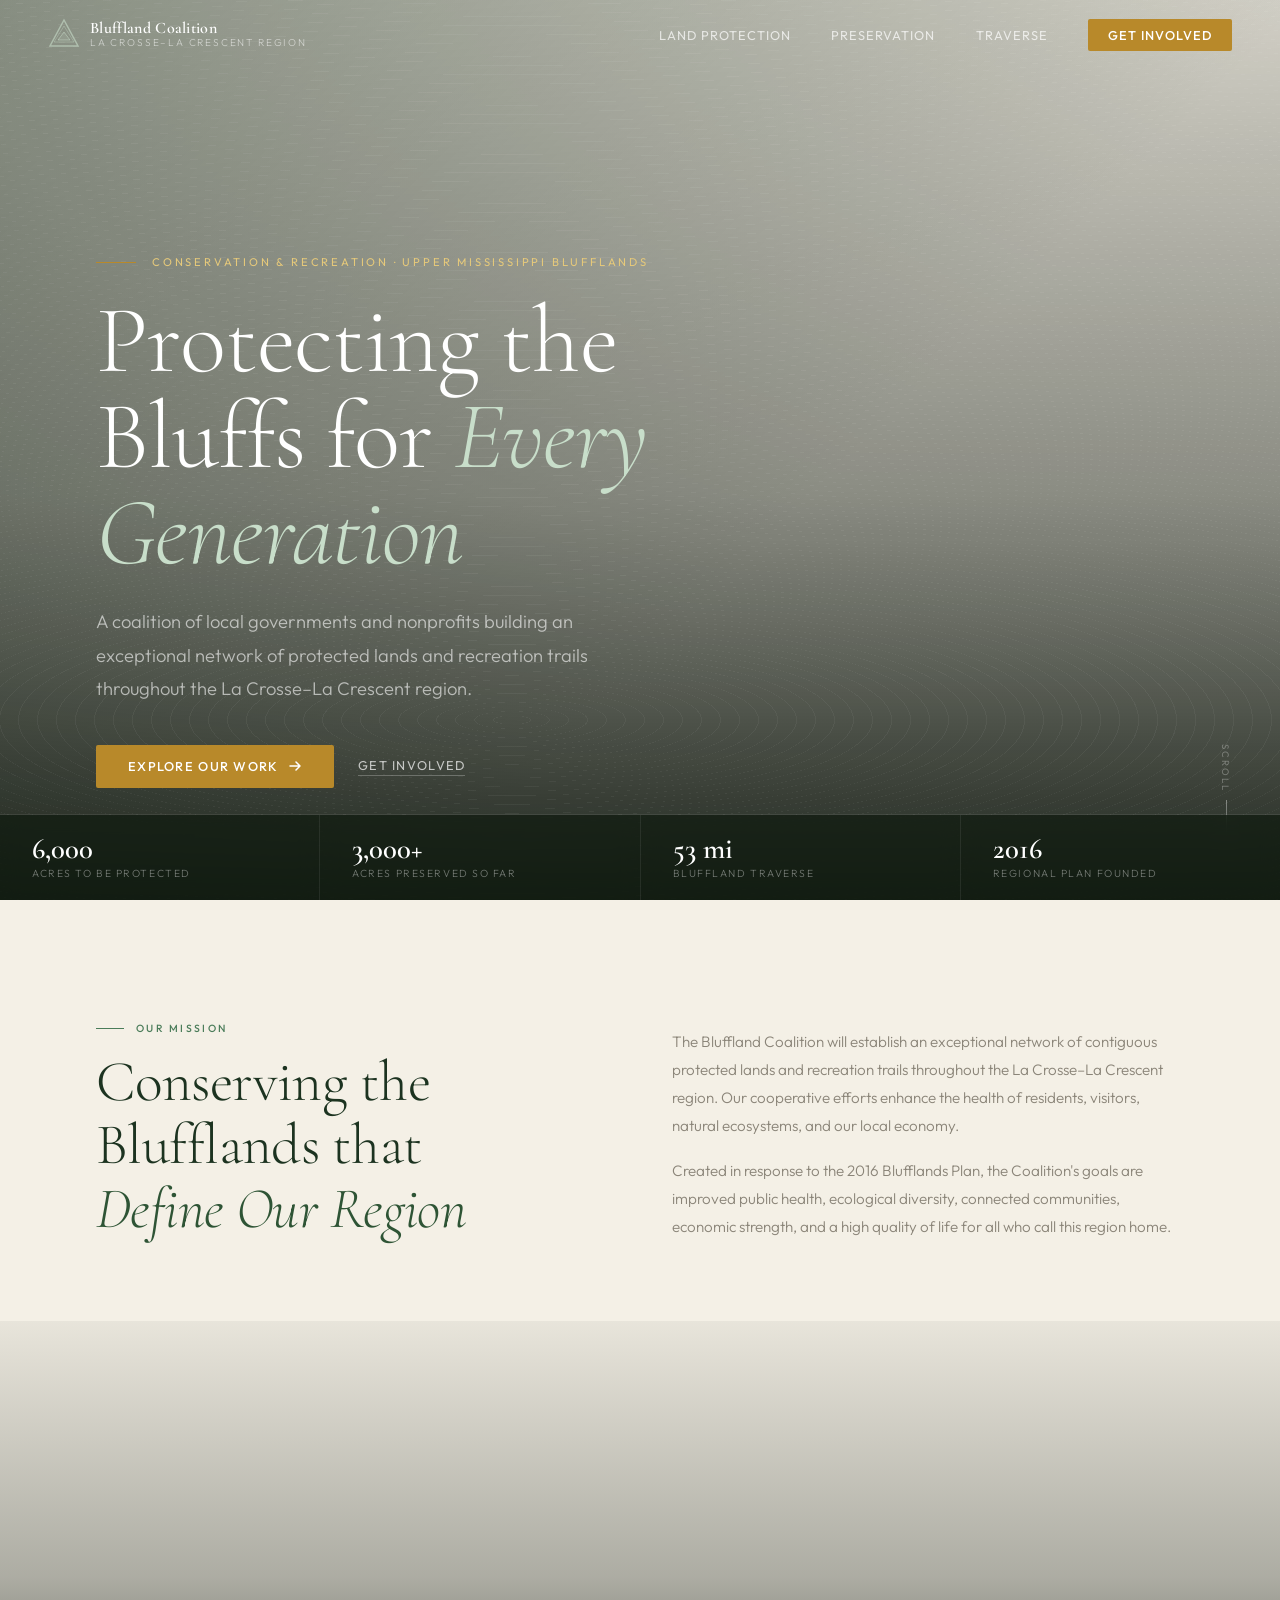
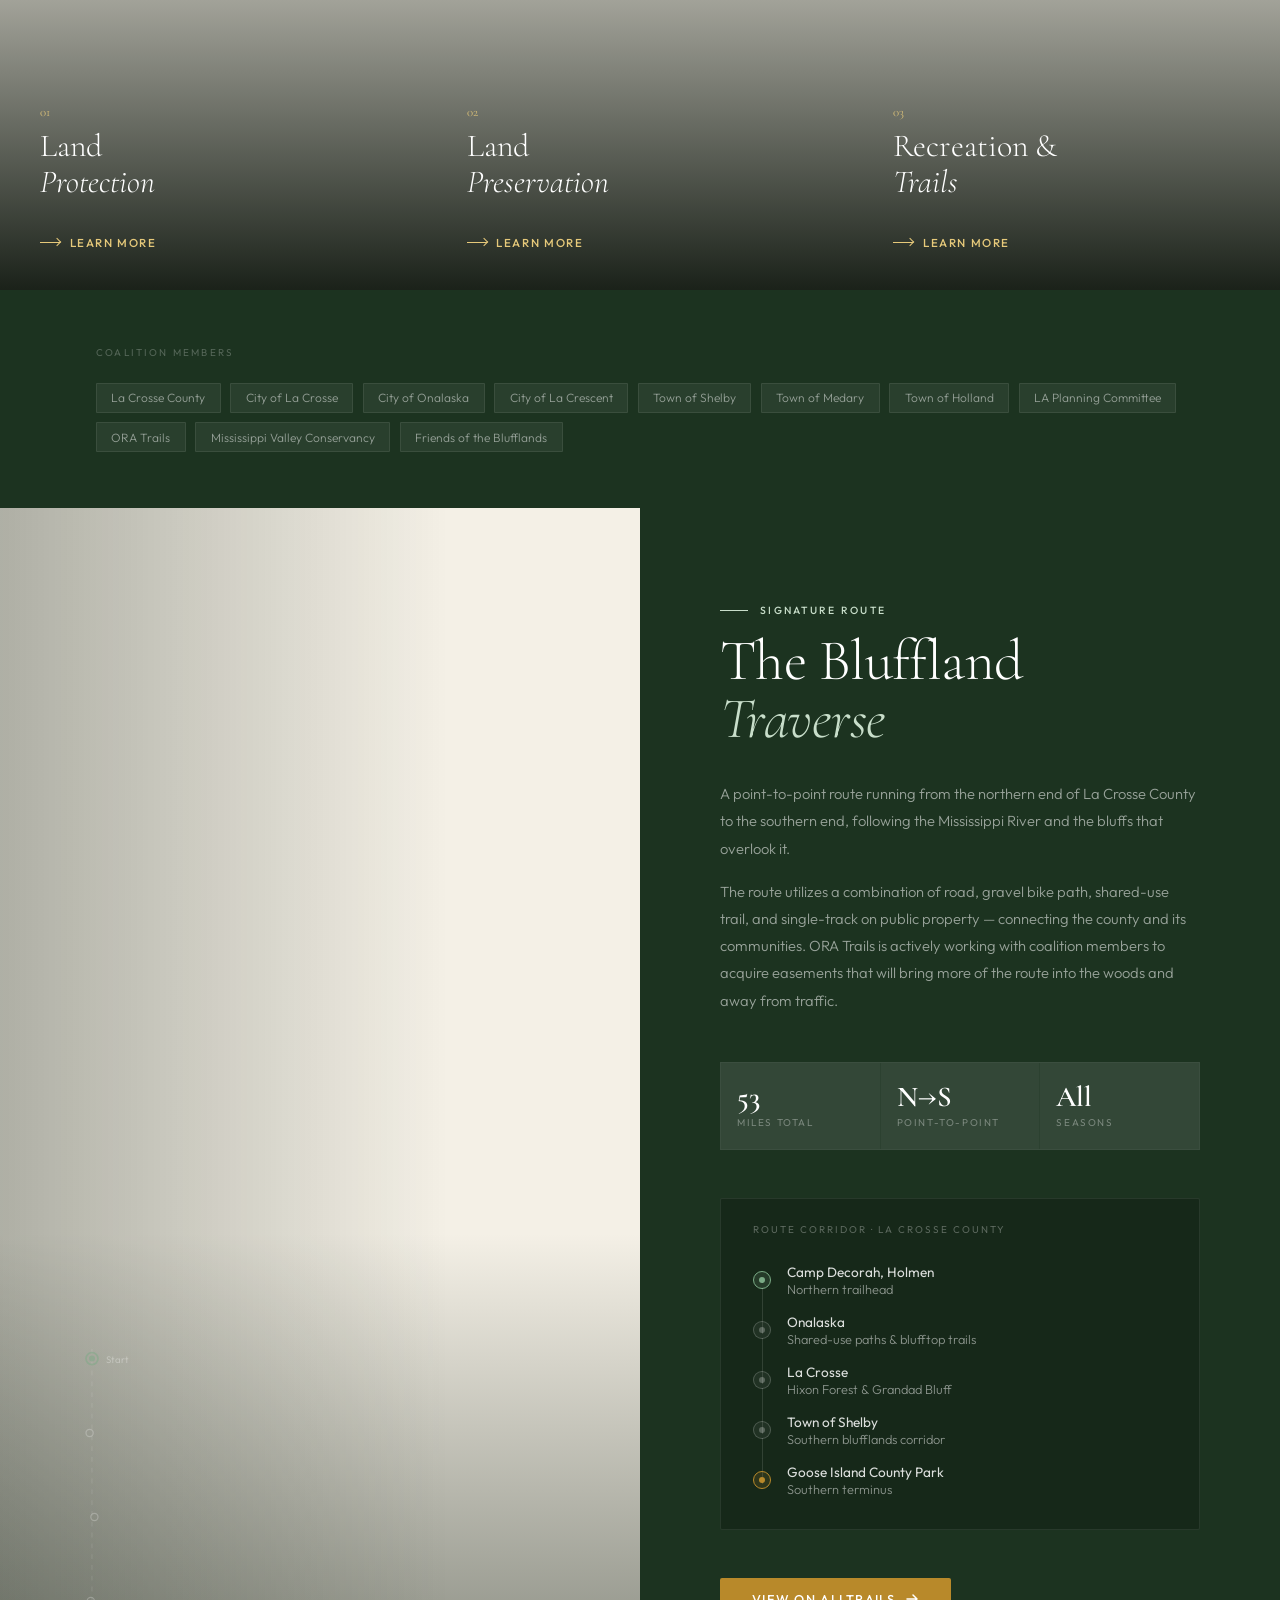
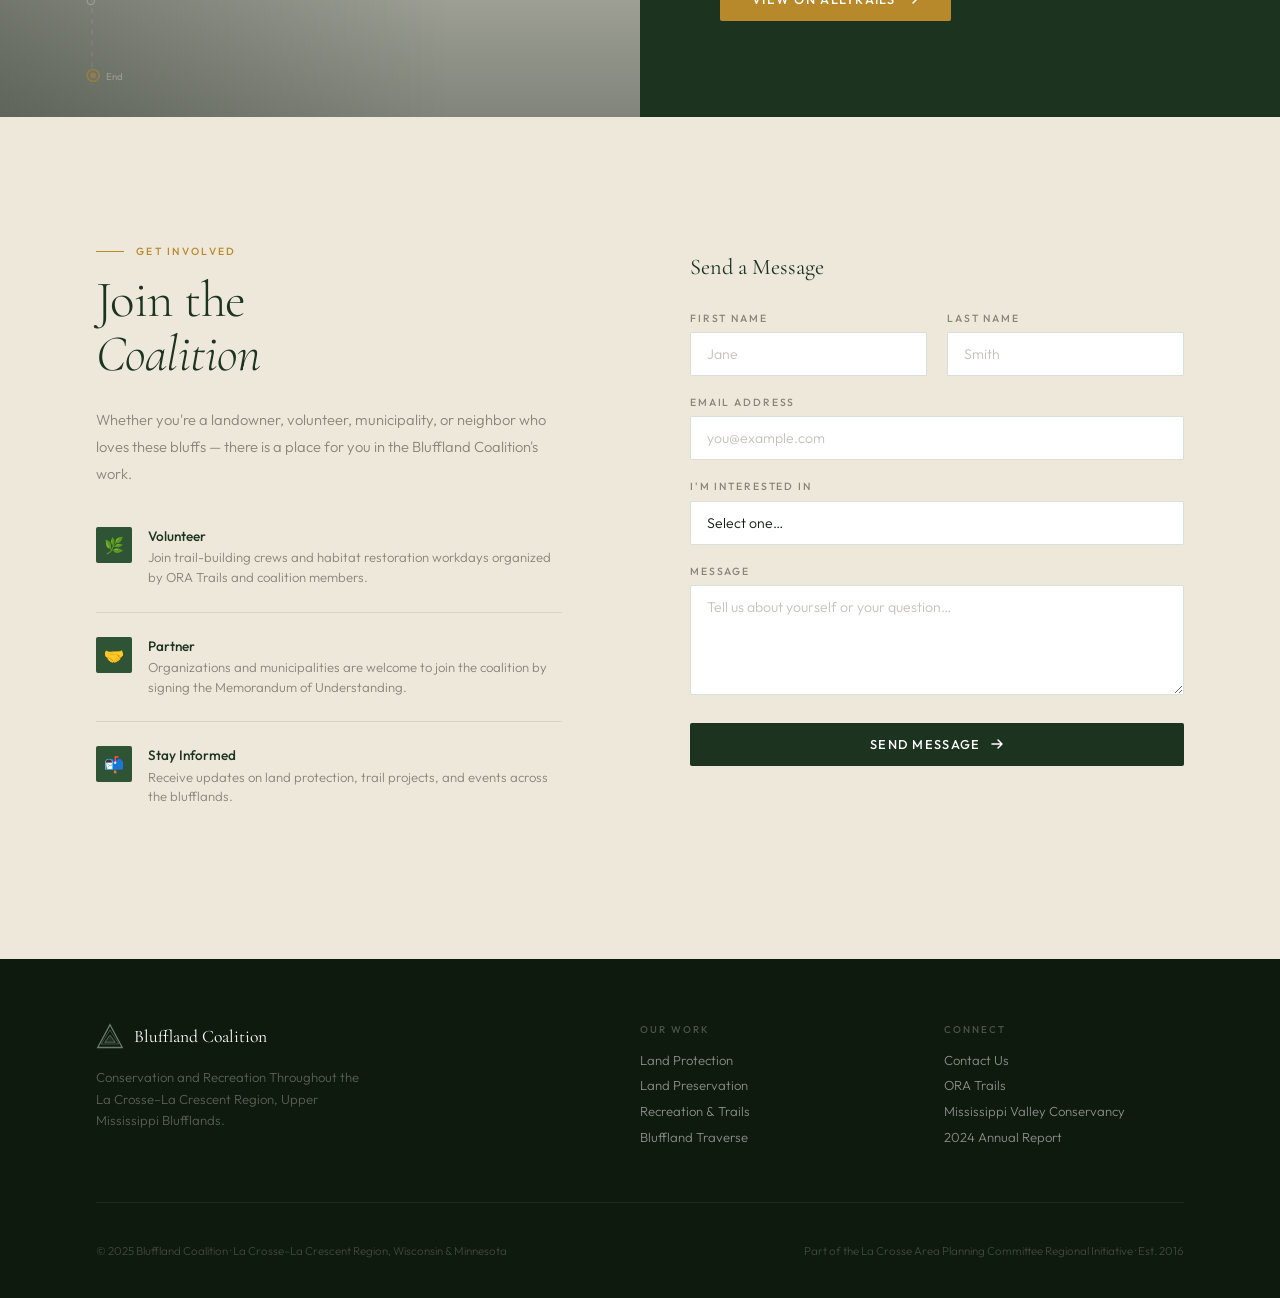
<file: bluffland_index.html>
<!DOCTYPE html>
<html lang="en">
<head>
  <meta charset="UTF-8">
  <meta name="viewport" content="width=device-width, initial-scale=1.0">
  <title>The Bluffland Coalition — Conservation & Recreation</title>
  <link rel="preconnect" href="https://fonts.googleapis.com">
  <link rel="preconnect" href="https://fonts.gstatic.com" crossorigin>
  <link href="https://fonts.googleapis.com/css2?family=Cormorant+Garamond:ital,wght@0,300;0,400;0,600;0,700;1,300;1,400;1,600&family=Outfit:wght@300;400;500;600&display=swap" rel="stylesheet">
  <style>
    /* ─────────────────────────────────────────
       TOKENS & RESET
    ───────────────────────────────────────── */
    :root {
      --ink:        #0f1a0f;
      --forest:     #1c3320;
      --moss:       #2e5435;
      --fern:       #4a7c59;
      --sage:       #7aaa85;
      --mist:       #c8deca;
      --cream:      #f4f0e6;
      --parchment:  #ede8da;
      --stone:      #8a8478;
      --gold:       #b8892a;
      --gold-pale:  #e6c97a;
      --white:      #ffffff;

      --f-display: 'Cormorant Garamond', Georgia, serif;
      --f-body:    'Outfit', system-ui, sans-serif;

      --ease: cubic-bezier(0.22, 1, 0.36, 1);
    }

    *, *::before, *::after { box-sizing: border-box; margin: 0; padding: 0; }

    html { scroll-behavior: smooth; font-size: 16px; }

    body {
      font-family: var(--f-body);
      color: var(--ink);
      background: var(--cream);
      overflow-x: hidden;
      cursor: default;
    }

    img { display: block; max-width: 100%; }
    a { color: inherit; text-decoration: none; }
    ul { list-style: none; }

    /* ─────────────────────────────────────────
       NAV
    ───────────────────────────────────────── */
    .nav {
      position: fixed;
      top: 0; left: 0; right: 0;
      z-index: 900;
      display: flex;
      align-items: center;
      justify-content: space-between;
      padding: 0 3rem;
      height: 68px;
      transition: background 0.4s var(--ease), border-color 0.4s;
    }

    .nav.scrolled {
      background: rgba(15, 26, 15, 0.96);
      backdrop-filter: blur(16px);
      -webkit-backdrop-filter: blur(16px);
      border-bottom: 1px solid rgba(255,255,255,0.06);
    }

    .nav-logo {
      display: flex;
      align-items: center;
      gap: 10px;
      color: var(--white);
    }

    .nav-logo-mark {
      width: 32px;
      height: 32px;
      flex-shrink: 0;
    }

    .nav-logo-text {
      display: flex;
      flex-direction: column;
      line-height: 1.1;
    }

    .nav-logo-text strong {
      font-family: var(--f-display);
      font-size: 1rem;
      font-weight: 600;
      letter-spacing: 0.02em;
    }

    .nav-logo-text span {
      font-size: 0.63rem;
      letter-spacing: 0.18em;
      text-transform: uppercase;
      opacity: 0.55;
      font-weight: 300;
    }

    .nav-links {
      display: flex;
      align-items: center;
      gap: 2.5rem;
    }

    .nav-links a {
      color: rgba(255,255,255,0.7);
      font-size: 0.8rem;
      font-weight: 400;
      letter-spacing: 0.08em;
      text-transform: uppercase;
      transition: color 0.2s;
    }

    .nav-links a:hover { color: var(--white); }

    .nav-cta {
      background: var(--gold) !important;
      color: var(--white) !important;
      padding: 0.5rem 1.25rem;
      border-radius: 2px;
      font-weight: 500 !important;
      opacity: 1 !important;
      transition: background 0.2s !important;
    }

    .nav-cta:hover { background: var(--gold-pale) !important; color: var(--ink) !important; }

    .nav-toggle {
      display: none;
      background: none;
      border: none;
      color: white;
      font-size: 1.5rem;
      cursor: pointer;
      padding: 0.25rem;
    }

    /* ─────────────────────────────────────────
       HERO
    ───────────────────────────────────────── */
    .hero {
      position: relative;
      height: 100vh;
      min-height: 700px;
      display: flex;
      flex-direction: column;
      justify-content: flex-end;
      overflow: hidden;
    }

    .hero-bg {
      position: absolute;
      inset: 0;
      background-image: url('https://www.oratrails.org/wp-content/uploads/2025/01/BC-Header-Image.png');
      background-size: cover;
      background-position: center center;
      transform: scale(1.04);
      animation: heroZoom 18s ease-out forwards;
    }

    @keyframes heroZoom {
      to { transform: scale(1.0); }
    }

    .hero-overlay {
      position: absolute;
      inset: 0;
      background:
        linear-gradient(to top, rgba(10,18,10,0.92) 0%, rgba(10,18,10,0.45) 45%, rgba(10,18,10,0.15) 100%),
        linear-gradient(135deg, rgba(28,51,32,0.4) 0%, transparent 60%);
    }

    /* Contour lines texture */
    .hero-contours {
      position: absolute;
      inset: 0;
      opacity: 0.06;
      background-image:
        repeating-radial-gradient(ellipse 180% 60% at 40% 80%,
          transparent 0px, transparent 18px,
          rgba(255,255,255,0.8) 18px, rgba(255,255,255,0.8) 19px
        );
    }

    .hero-content {
      position: relative;
      z-index: 2;
      padding: 0 6rem 7rem;
      max-width: 1100px;
      animation: heroFadeUp 1.2s 0.3s var(--ease) both;
    }

    @keyframes heroFadeUp {
      from { opacity: 0; transform: translateY(30px); }
      to   { opacity: 1; transform: translateY(0); }
    }

    .hero-eyebrow {
      display: flex;
      align-items: center;
      gap: 1rem;
      margin-bottom: 1.5rem;
    }

    .hero-eyebrow-line {
      width: 40px;
      height: 1px;
      background: var(--gold);
    }

    .hero-eyebrow-text {
      font-size: 0.7rem;
      letter-spacing: 0.25em;
      text-transform: uppercase;
      color: var(--gold-pale);
      font-weight: 400;
    }

    .hero-headline {
      font-family: var(--f-display);
      font-size: clamp(3.5rem, 7.5vw, 7rem);
      font-weight: 300;
      line-height: 1.0;
      color: var(--white);
      margin-bottom: 1.5rem;
      letter-spacing: -0.01em;
    }

    .hero-headline em {
      font-style: italic;
      color: var(--mist);
    }

    .hero-sub {
      font-size: clamp(0.95rem, 1.5vw, 1.15rem);
      color: rgba(255,255,255,0.6);
      font-weight: 300;
      max-width: 520px;
      line-height: 1.8;
      margin-bottom: 2.5rem;
    }

    .hero-actions {
      display: flex;
      align-items: center;
      gap: 1.5rem;
    }

    .btn-primary {
      display: inline-flex;
      align-items: center;
      gap: 0.6rem;
      background: var(--gold);
      color: var(--white);
      padding: 0.85rem 2rem;
      font-size: 0.8rem;
      font-weight: 500;
      letter-spacing: 0.1em;
      text-transform: uppercase;
      border: none;
      border-radius: 2px;
      cursor: pointer;
      transition: background 0.25s, transform 0.2s;
      font-family: var(--f-body);
    }

    .btn-primary:hover { background: #c9981f; transform: translateY(-1px); }

    .btn-ghost {
      display: inline-flex;
      align-items: center;
      gap: 0.5rem;
      color: rgba(255,255,255,0.7);
      font-size: 0.8rem;
      font-weight: 400;
      letter-spacing: 0.1em;
      text-transform: uppercase;
      border-bottom: 1px solid rgba(255,255,255,0.25);
      padding-bottom: 2px;
      transition: color 0.2s, border-color 0.2s;
    }

    .btn-ghost:hover { color: white; border-color: white; }

    /* Scroll indicator */
    .hero-scroll {
      position: absolute;
      bottom: 2.5rem;
      right: 3rem;
      z-index: 3;
      display: flex;
      flex-direction: column;
      align-items: center;
      gap: 0.5rem;
      animation: heroFadeUp 1.2s 1s var(--ease) both;
    }

    .hero-scroll span {
      font-size: 0.6rem;
      letter-spacing: 0.2em;
      text-transform: uppercase;
      color: rgba(255,255,255,0.3);
      writing-mode: vertical-rl;
    }

    .hero-scroll-bar {
      width: 1px;
      height: 60px;
      background: linear-gradient(to bottom, rgba(255,255,255,0.4), transparent);
      animation: scrollDrop 2s 1.5s ease-in-out infinite;
    }

    @keyframes scrollDrop {
      0%   { transform: scaleY(0); transform-origin: top; opacity: 1; }
      50%  { transform: scaleY(1); transform-origin: top; opacity: 1; }
      51%  { transform: scaleY(1); transform-origin: bottom; opacity: 1; }
      100% { transform: scaleY(0); transform-origin: bottom; opacity: 0; }
    }

    /* Stats bar */
    .hero-stats {
      position: absolute;
      bottom: 0;
      left: 0; right: 0;
      z-index: 3;
      display: flex;
      border-top: 1px solid rgba(255,255,255,0.08);
    }

    .hero-stat {
      flex: 1;
      padding: 1.25rem 2rem;
      border-right: 1px solid rgba(255,255,255,0.08);
      background: rgba(15,26,15,0.7);
      backdrop-filter: blur(10px);
      -webkit-backdrop-filter: blur(10px);
      animation: heroFadeUp 1s var(--ease) both;
    }

    .hero-stat:last-child { border-right: none; }
    .hero-stat:nth-child(1) { animation-delay: 0.7s; }
    .hero-stat:nth-child(2) { animation-delay: 0.8s; }
    .hero-stat:nth-child(3) { animation-delay: 0.9s; }
    .hero-stat:nth-child(4) { animation-delay: 1.0s; }

    .hero-stat-num {
      font-family: var(--f-display);
      font-size: 1.8rem;
      font-weight: 600;
      color: var(--white);
      line-height: 1;
      margin-bottom: 0.2rem;
    }

    .hero-stat-label {
      font-size: 0.65rem;
      letter-spacing: 0.15em;
      text-transform: uppercase;
      color: rgba(255,255,255,0.4);
      font-weight: 300;
    }

    /* ─────────────────────────────────────────
       SECTION LABELS
    ───────────────────────────────────────── */
    .label {
      display: flex;
      align-items: center;
      gap: 0.75rem;
      font-size: 0.65rem;
      letter-spacing: 0.22em;
      text-transform: uppercase;
      font-weight: 500;
      color: var(--fern);
      margin-bottom: 1rem;
    }

    .label-line {
      width: 28px;
      height: 1px;
      background: var(--fern);
    }

    .label.light { color: var(--mist); }
    .label.light .label-line { background: var(--mist); }

    .label.gold-col { color: var(--gold); }
    .label.gold-col .label-line { background: var(--gold); }

    /* ─────────────────────────────────────────
       MISSION SECTION
    ───────────────────────────────────────── */
    .mission {
      background: var(--cream);
      padding: 7rem 0 0;
    }

    .mission-intro {
      display: grid;
      grid-template-columns: 1fr 1fr;
      gap: 4rem;
      align-items: end;
      padding: 0 6rem;
      margin-bottom: 5rem;
    }

    .mission-headline {
      font-family: var(--f-display);
      font-size: clamp(2.4rem, 4.5vw, 4rem);
      font-weight: 300;
      line-height: 1.1;
      color: var(--forest);
      letter-spacing: -0.01em;
    }

    .mission-headline em {
      font-style: italic;
      color: var(--moss);
    }

    .mission-body {
      color: var(--stone);
      font-size: 0.95rem;
      line-height: 1.85;
      font-weight: 300;
      padding-top: 1rem;
    }

    .mission-body p + p { margin-top: 1rem; }

    /* Cards */
    .mission-cards {
      display: grid;
      grid-template-columns: repeat(3, 1fr);
    }

    .mission-card {
      position: relative;
      overflow: hidden;
      aspect-ratio: 3/4;
      display: flex;
      flex-direction: column;
      justify-content: flex-end;
      padding: 2.5rem;
      cursor: pointer;
      text-decoration: none;
      transition: transform 0.5s var(--ease);
    }

    .mission-card:hover { transform: scale(1.01); }

    .card-bg {
      position: absolute;
      inset: 0;
      background-size: cover;
      background-position: center;
      transition: transform 0.7s var(--ease);
    }

    .mission-card:hover .card-bg { transform: scale(1.06); }

    .card-bg-1 {
      background-image: url('https://www.mississippivalleyconservancy.org/sites/default/files/styles/juicebox_large/public/la-crosse-blufflands.jpg?itok=8zvfGEjE');
    }
    .card-bg-2 {
      background-image: url('https://www.mississippivalleyconservancy.org/sites/default/files/styles/juicebox_large/public/cardinal-bluff.jpg?itok=ErBzlhX-');
    }
    .card-bg-3 {
      background-image: url('https://www.mississippivalleyconservancy.org/sites/default/files/styles/juicebox_large/public/eagle-eye.jpg?itok=b1RXvmQg');
    }

    .card-overlay {
      position: absolute;
      inset: 0;
      background: linear-gradient(to top, rgba(8,16,8,0.92) 0%, rgba(8,16,8,0.3) 55%, rgba(8,16,8,0.05) 100%);
      transition: opacity 0.4s;
    }

    .mission-card:hover .card-overlay {
      background: linear-gradient(to top, rgba(8,16,8,0.96) 0%, rgba(8,16,8,0.45) 55%, rgba(8,16,8,0.1) 100%);
    }

    .card-content {
      position: relative;
      z-index: 2;
    }

    .card-num {
      font-family: var(--f-display);
      font-size: 0.8rem;
      color: var(--gold-pale);
      margin-bottom: 0.5rem;
      font-weight: 300;
    }

    .card-title {
      font-family: var(--f-display);
      font-size: clamp(1.6rem, 2.5vw, 2.2rem);
      font-weight: 300;
      color: var(--white);
      line-height: 1.1;
      margin-bottom: 0.75rem;
    }

    .card-title em {
      font-style: italic;
    }

    .card-desc {
      font-size: 0.83rem;
      color: rgba(255,255,255,0.55);
      font-weight: 300;
      line-height: 1.7;
      margin-bottom: 1.5rem;
      max-width: 260px;
      max-height: 0;
      overflow: hidden;
      transition: max-height 0.5s var(--ease), opacity 0.4s;
      opacity: 0;
    }

    .mission-card:hover .card-desc {
      max-height: 120px;
      opacity: 1;
    }

    .card-link-row {
      display: flex;
      align-items: center;
      gap: 0.6rem;
      font-size: 0.72rem;
      font-weight: 500;
      letter-spacing: 0.14em;
      text-transform: uppercase;
      color: var(--gold-pale);
      transition: gap 0.3s;
    }

    .mission-card:hover .card-link-row { gap: 1rem; }

    .card-link-arrow {
      width: 20px;
      height: 1px;
      background: var(--gold-pale);
      position: relative;
      transition: width 0.3s;
    }

    .card-link-arrow::after {
      content: '';
      position: absolute;
      right: 0;
      top: -3px;
      width: 6px;
      height: 6px;
      border-right: 1px solid var(--gold-pale);
      border-top: 1px solid var(--gold-pale);
      transform: rotate(45deg);
    }

    .mission-card:hover .card-link-arrow { width: 30px; }

    /* ─────────────────────────────────────────
       TRAVERSE SECTION
    ───────────────────────────────────────── */
    .traverse {
      position: relative;
      overflow: hidden;
    }

    .traverse-inner {
      display: grid;
      grid-template-columns: 1fr 1fr;
      min-height: 90vh;
    }

    /* Left: image */
    .traverse-visual {
      position: relative;
      overflow: hidden;
    }

    .traverse-img {
      position: absolute;
      inset: 0;
      background-image: url('https://www.oratrails.org/wp-content/uploads/2022/08/Bluffland-Trail-.png');
      background-size: cover;
      background-position: center;
      transition: transform 0.8s var(--ease);
    }

    .traverse-visual:hover .traverse-img { transform: scale(1.04); }

    .traverse-img-overlay {
      position: absolute;
      inset: 0;
      background: linear-gradient(to right, rgba(15,26,15,0.3), rgba(15,26,15,0) 70%),
                  linear-gradient(to top, rgba(15,26,15,0.5) 0%, transparent 40%);
    }

    /* Decorative route line on image */
    .traverse-route-svg {
      position: absolute;
      bottom: 2rem;
      left: 2rem;
      width: 120px;
      opacity: 0.6;
    }

    /* Right: text */
    .traverse-text {
      background: var(--forest);
      padding: 6rem 5rem;
      display: flex;
      flex-direction: column;
      justify-content: center;
    }

    .traverse-headline {
      font-family: var(--f-display);
      font-size: clamp(2.8rem, 4.5vw, 4.5rem);
      font-weight: 300;
      line-height: 1.0;
      color: var(--white);
      margin-bottom: 2rem;
      letter-spacing: -0.01em;
    }

    .traverse-headline em {
      font-style: italic;
      color: var(--mist);
      display: block;
    }

    .traverse-body {
      color: rgba(255,255,255,0.55);
      font-size: 0.92rem;
      line-height: 1.85;
      font-weight: 300;
      margin-bottom: 3rem;
    }

    .traverse-body p + p { margin-top: 1rem; }

    .traverse-specs {
      display: grid;
      grid-template-columns: repeat(3, 1fr);
      gap: 1px;
      background: rgba(255,255,255,0.07);
      border: 1px solid rgba(255,255,255,0.07);
      margin-bottom: 3rem;
    }

    .traverse-spec {
      padding: 1.25rem 1rem;
      background: rgba(255,255,255,0.03);
    }

    .traverse-spec-val {
      font-family: var(--f-display);
      font-size: 1.8rem;
      font-weight: 600;
      color: var(--white);
      line-height: 1;
      margin-bottom: 0.25rem;
    }

    .traverse-spec-key {
      font-size: 0.62rem;
      letter-spacing: 0.16em;
      text-transform: uppercase;
      color: rgba(255,255,255,0.35);
    }

    /* Route map */
    .traverse-map {
      margin-bottom: 3rem;
      border: 1px solid rgba(255,255,255,0.08);
      border-radius: 2px;
      overflow: hidden;
      background: rgba(0,0,0,0.2);
      padding: 1.5rem 2rem;
    }

    .traverse-map-title {
      font-size: 0.62rem;
      letter-spacing: 0.2em;
      text-transform: uppercase;
      color: rgba(255,255,255,0.3);
      margin-bottom: 1.2rem;
    }

    .route-stops {
      display: flex;
      flex-direction: column;
      gap: 0;
    }

    .route-stop {
      display: flex;
      align-items: center;
      gap: 1rem;
      padding: 0.5rem 0;
      position: relative;
    }

    .route-stop:not(:last-child)::after {
      content: '';
      position: absolute;
      left: 9px;
      top: calc(50% + 8px);
      width: 1px;
      height: calc(100% - 4px);
      background: rgba(255,255,255,0.12);
    }

    .stop-dot {
      width: 18px;
      height: 18px;
      border-radius: 50%;
      border: 1.5px solid rgba(255,255,255,0.2);
      background: rgba(255,255,255,0.05);
      display: flex;
      align-items: center;
      justify-content: center;
      flex-shrink: 0;
    }

    .stop-dot.start { border-color: var(--sage); background: rgba(122,170,133,0.15); }
    .stop-dot.end   { border-color: var(--gold); background: rgba(184,137,42,0.15); }

    .stop-dot-inner {
      width: 6px;
      height: 6px;
      border-radius: 50%;
      background: rgba(255,255,255,0.25);
    }

    .stop-dot.start .stop-dot-inner { background: var(--sage); }
    .stop-dot.end   .stop-dot-inner { background: var(--gold); }

    .stop-label {
      font-size: 0.8rem;
      color: rgba(255,255,255,0.5);
      font-weight: 300;
    }

    .stop-label strong {
      color: rgba(255,255,255,0.85);
      font-weight: 400;
      display: block;
      font-size: 0.85rem;
    }

    /* ─────────────────────────────────────────
       CONTACT SECTION
    ───────────────────────────────────────── */
    .contact {
      background: var(--parchment);
      padding: 8rem 6rem;
      display: grid;
      grid-template-columns: 1fr 1fr;
      gap: 8rem;
      align-items: start;
    }

    .contact-text {}

    .contact-headline {
      font-family: var(--f-display);
      font-size: clamp(2.5rem, 4vw, 3.8rem);
      font-weight: 300;
      line-height: 1.05;
      color: var(--forest);
      margin-bottom: 1.5rem;
      letter-spacing: -0.01em;
    }

    .contact-headline em {
      font-style: italic;
    }

    .contact-body {
      color: var(--stone);
      font-size: 0.92rem;
      line-height: 1.85;
      font-weight: 300;
      margin-bottom: 2.5rem;
    }

    .contact-ways {
      display: flex;
      flex-direction: column;
      gap: 1.5rem;
    }

    .contact-way {
      display: flex;
      align-items: flex-start;
      gap: 1rem;
      padding-bottom: 1.5rem;
      border-bottom: 1px solid rgba(46,84,53,0.12);
    }

    .contact-way:last-child { border-bottom: none; }

    .way-icon {
      width: 36px;
      height: 36px;
      border-radius: 2px;
      background: var(--moss);
      display: flex;
      align-items: center;
      justify-content: center;
      flex-shrink: 0;
      font-size: 1rem;
    }

    .way-text strong {
      display: block;
      font-size: 0.85rem;
      font-weight: 500;
      color: var(--forest);
      margin-bottom: 0.2rem;
    }

    .way-text p {
      font-size: 0.82rem;
      color: var(--stone);
      font-weight: 300;
      line-height: 1.5;
    }

    /* Form */
    .contact-form-wrap {
      padding-top: 0.5rem;
    }

    .form-title {
      font-family: var(--f-display);
      font-size: 1.4rem;
      font-weight: 400;
      color: var(--forest);
      margin-bottom: 2rem;
    }

    .form-grid {
      display: grid;
      grid-template-columns: 1fr 1fr;
      gap: 1.25rem;
    }

    .form-field {
      display: flex;
      flex-direction: column;
      gap: 0.45rem;
    }

    .form-field.full { grid-column: 1 / -1; }

    .form-field label {
      font-size: 0.65rem;
      letter-spacing: 0.18em;
      text-transform: uppercase;
      color: var(--stone);
      font-weight: 500;
    }

    .form-field input,
    .form-field select,
    .form-field textarea {
      background: var(--white);
      border: 1px solid rgba(46,84,53,0.18);
      border-radius: 2px;
      padding: 0.75rem 1rem;
      font-family: var(--f-body);
      font-size: 0.88rem;
      font-weight: 300;
      color: var(--ink);
      outline: none;
      transition: border-color 0.2s;
      appearance: none;
    }

    .form-field input::placeholder,
    .form-field textarea::placeholder { color: rgba(138,132,120,0.5); }

    .form-field input:focus,
    .form-field select:focus,
    .form-field textarea:focus {
      border-color: var(--moss);
    }

    .form-field textarea { resize: vertical; min-height: 110px; }
    .form-field select option { background: var(--white); }

    .form-submit {
      grid-column: 1 / -1;
      margin-top: 0.5rem;
    }

    .form-submit .btn-primary {
      width: 100%;
      justify-content: center;
      background: var(--forest);
    }

    .form-submit .btn-primary:hover { background: var(--moss); }

    .form-success {
      display: none;
      background: var(--moss);
      color: white;
      padding: 1rem 1.25rem;
      border-radius: 2px;
      font-size: 0.85rem;
      text-align: center;
      grid-column: 1 / -1;
    }

    /* ─────────────────────────────────────────
       FOOTER
    ───────────────────────────────────────── */
    .footer {
      background: var(--ink);
      padding: 4rem 6rem 2.5rem;
    }

    .footer-top {
      display: grid;
      grid-template-columns: 2fr 1fr 1fr;
      gap: 4rem;
      padding-bottom: 3rem;
      border-bottom: 1px solid rgba(255,255,255,0.06);
      margin-bottom: 2.5rem;
    }

    .footer-brand-logo {
      display: flex;
      align-items: center;
      gap: 10px;
      color: var(--white);
      margin-bottom: 1rem;
    }

    .footer-brand-logo strong {
      font-family: var(--f-display);
      font-size: 1.1rem;
      font-weight: 400;
    }

    .footer-tagline {
      font-size: 0.82rem;
      color: rgba(255,255,255,0.3);
      font-weight: 300;
      line-height: 1.65;
      max-width: 280px;
    }

    .footer-col strong {
      display: block;
      font-size: 0.62rem;
      letter-spacing: 0.2em;
      text-transform: uppercase;
      color: rgba(255,255,255,0.25);
      margin-bottom: 1rem;
      font-weight: 500;
    }

    .footer-col a {
      display: block;
      font-size: 0.82rem;
      color: rgba(255,255,255,0.5);
      font-weight: 300;
      margin-bottom: 0.6rem;
      transition: color 0.2s;
    }

    .footer-col a:hover { color: var(--white); }

    .footer-bottom {
      display: flex;
      align-items: center;
      justify-content: space-between;
    }

    .footer-bottom p {
      font-size: 0.72rem;
      color: rgba(255,255,255,0.2);
      font-weight: 300;
    }

    /* ─────────────────────────────────────────
       ANIMATIONS & REVEALS
    ───────────────────────────────────────── */
    .reveal {
      opacity: 0;
      transform: translateY(24px);
      transition: opacity 0.8s var(--ease), transform 0.8s var(--ease);
    }

    .reveal.visible {
      opacity: 1;
      transform: translateY(0);
    }

    .reveal-delay-1 { transition-delay: 0.1s; }
    .reveal-delay-2 { transition-delay: 0.2s; }
    .reveal-delay-3 { transition-delay: 0.3s; }
    .reveal-delay-4 { transition-delay: 0.4s; }

    /* ─────────────────────────────────────────
       MEMBERS BAND
    ───────────────────────────────────────── */
    .members-band {
      background: var(--forest);
      padding: 3.5rem 6rem;
    }

    .members-band-label {
      font-size: 0.62rem;
      letter-spacing: 0.22em;
      text-transform: uppercase;
      color: rgba(255,255,255,0.25);
      margin-bottom: 1.5rem;
      font-weight: 400;
    }

    .members-list {
      display: flex;
      flex-wrap: wrap;
      gap: 0.6rem;
    }

    .member-chip {
      background: rgba(255,255,255,0.06);
      border: 1px solid rgba(255,255,255,0.08);
      color: rgba(255,255,255,0.5);
      font-size: 0.75rem;
      font-weight: 300;
      padding: 0.4rem 0.9rem;
      border-radius: 1px;
      transition: background 0.2s, color 0.2s;
    }

    .member-chip:hover { background: rgba(255,255,255,0.12); color: rgba(255,255,255,0.85); }

    /* ─────────────────────────────────────────
       RESPONSIVE
    ───────────────────────────────────────── */
    @media (max-width: 1024px) {
      .nav-links { gap: 1.5rem; }
      .hero-content { padding: 0 4rem 7rem; }
      .mission-intro { padding: 0 4rem; gap: 2.5rem; }
      .traverse-text { padding: 4rem 3rem; }
      .contact { padding: 6rem 4rem; gap: 4rem; }
      .footer { padding: 4rem 4rem 2.5rem; }
      .members-band { padding: 3rem 4rem; }
    }

    @media (max-width: 860px) {
      .nav { padding: 0 1.5rem; }
      .nav-links { display: none; position: fixed; top: 68px; left: 0; right: 0; flex-direction: column; background: rgba(15,26,15,0.97); padding: 2rem 1.5rem; gap: 1.25rem; border-bottom: 1px solid rgba(255,255,255,0.08); align-items: flex-start; }
      .nav-links.open { display: flex; }
      .nav-toggle { display: block; }

      .hero-content { padding: 0 2rem 8rem; }
      .hero-scroll { display: none; }
      .hero-stats { position: relative; flex-wrap: wrap; }
      .hero-stat { min-width: 50%; border-right: none; border-top: 1px solid rgba(255,255,255,0.08); }

      .mission-intro { grid-template-columns: 1fr; padding: 0 2rem; }
      .mission-cards { grid-template-columns: 1fr; }
      .mission-card { aspect-ratio: 4/3; }

      .traverse-inner { grid-template-columns: 1fr; }
      .traverse-visual { height: 50vw; min-height: 250px; position: relative; }
      .traverse-img { position: absolute; }
      .traverse-text { padding: 3rem 2rem; }
      .traverse-specs { grid-template-columns: repeat(3,1fr); }

      .contact { grid-template-columns: 1fr; gap: 3rem; padding: 5rem 2rem; }
      .form-grid { grid-template-columns: 1fr; }

      .footer { padding: 3rem 2rem 2rem; }
      .footer-top { grid-template-columns: 1fr; gap: 2rem; }
      .footer-bottom { flex-direction: column; gap: 0.75rem; text-align: center; }
      .members-band { padding: 2.5rem 2rem; }
    }
  </style>
</head>
<body>

  <!-- ══════════════════════════════════════
       NAV
  ══════════════════════════════════════ -->
  <nav class="nav" id="nav">
    <a href="#" class="nav-logo">
      <svg class="nav-logo-mark" viewBox="0 0 32 32" fill="none" xmlns="http://www.w3.org/2000/svg">
        <polygon points="16,2 30,28 2,28" fill="none" stroke="rgba(200,222,202,0.6)" stroke-width="1.5"/>
        <polygon points="16,8 26,24 6,24" fill="none" stroke="rgba(200,222,202,0.35)" stroke-width="1"/>
        <polygon points="16,14 22,22 10,22" fill="rgba(200,222,202,0.15)" stroke="rgba(200,222,202,0.5)" stroke-width="1"/>
      </svg>
      <div class="nav-logo-text">
        <strong>Bluffland Coalition</strong>
        <span>La Crosse–La Crescent Region</span>
      </div>
    </a>

    <button class="nav-toggle" aria-label="Menu" onclick="document.querySelector('.nav-links').classList.toggle('open')">☰</button>

    <ul class="nav-links">
      <li><a href="#mission">Land Protection</a></li>
      <li><a href="#mission">Preservation</a></li>
      <li><a href="#traverse">Traverse</a></li>
      <li><a href="#contact" class="nav-cta">Get Involved</a></li>
    </ul>
  </nav>

  <!-- ══════════════════════════════════════
       HERO
  ══════════════════════════════════════ -->
  <section class="hero" id="home">
    <div class="hero-bg"></div>
    <div class="hero-overlay"></div>
    <div class="hero-contours"></div>

    <div class="hero-content">
      <div class="hero-eyebrow">
        <div class="hero-eyebrow-line"></div>
        <span class="hero-eyebrow-text">Conservation & Recreation · Upper Mississippi Blufflands</span>
      </div>
      <h1 class="hero-headline">
        Protecting the<br>
        Bluffs for <em>Every<br>Generation</em>
      </h1>
      <p class="hero-sub">
        A coalition of local governments and nonprofits building an exceptional network of protected lands and recreation trails throughout the La Crosse–La Crescent region.
      </p>
      <div class="hero-actions">
        <a href="#mission" class="btn-primary">
          Explore Our Work
          <svg width="14" height="14" viewBox="0 0 14 14" fill="none"><path d="M2 7h10M8 3l4 4-4 4" stroke="currentColor" stroke-width="1.5" stroke-linecap="round" stroke-linejoin="round"/></svg>
        </a>
        <a href="#contact" class="btn-ghost">Get Involved</a>
      </div>
    </div>

    <div class="hero-scroll">
      <span>Scroll</span>
      <div class="hero-scroll-bar"></div>
    </div>

    <div class="hero-stats">
      <div class="hero-stat">
        <div class="hero-stat-num">6,000</div>
        <div class="hero-stat-label">Acres to be protected</div>
      </div>
      <div class="hero-stat">
        <div class="hero-stat-num">3,000+</div>
        <div class="hero-stat-label">Acres preserved so far</div>
      </div>
      <div class="hero-stat">
        <div class="hero-stat-num">53 mi</div>
        <div class="hero-stat-label">Bluffland Traverse</div>
      </div>
      <div class="hero-stat">
        <div class="hero-stat-num">2016</div>
        <div class="hero-stat-label">Regional Plan Founded</div>
      </div>
    </div>
  </section>

  <!-- ══════════════════════════════════════
       MISSION / CARDS
  ══════════════════════════════════════ -->
  <section class="mission" id="mission">
    <div class="mission-intro">
      <div class="reveal">
        <div class="label"><span class="label-line"></span>Our Mission</div>
        <h2 class="mission-headline">
          Conserving the<br>
          Blufflands that<br>
          <em>Define Our Region</em>
        </h2>
      </div>
      <div class="reveal reveal-delay-2">
        <div class="mission-body">
          <p>The Bluffland Coalition will establish an exceptional network of contiguous protected lands and recreation trails throughout the La Crosse–La Crescent region. Our cooperative efforts enhance the health of residents, visitors, natural ecosystems, and our local economy.</p>
          <p>Created in response to the 2016 Blufflands Plan, the Coalition's goals are improved public health, ecological diversity, connected communities, economic strength, and a high quality of life for all who call this region home.</p>
        </div>
      </div>
    </div>

    <div class="mission-cards">
      <a href="land-protection.html" class="mission-card reveal">
        <div class="card-bg card-bg-1"></div>
        <div class="card-overlay"></div>
        <div class="card-content">
          <div class="card-num">01</div>
          <h3 class="card-title">Land<br><em>Protection</em></h3>
          <p class="card-desc">Permanently shielding bluffland properties from development through strategic acquisitions, conservation easements, and municipal partnerships.</p>
          <div class="card-link-row">
            <span class="card-link-arrow"></span>
            Learn More
          </div>
        </div>
      </a>

      <a href="land-preservation.html" class="mission-card reveal reveal-delay-2">
        <div class="card-bg card-bg-2"></div>
        <div class="card-overlay"></div>
        <div class="card-content">
          <div class="card-num">02</div>
          <h3 class="card-title">Land<br><em>Preservation</em></h3>
          <p class="card-desc">Restoring native habitats, managing invasive species, and stewarding ecological diversity — supported by hundreds of volunteers every season.</p>
          <div class="card-link-row">
            <span class="card-link-arrow"></span>
            Learn More
          </div>
        </div>
      </a>

      <a href="recreation.html" class="mission-card reveal reveal-delay-3">
        <div class="card-bg card-bg-3"></div>
        <div class="card-overlay"></div>
        <div class="card-content">
          <div class="card-num">03</div>
          <h3 class="card-title">Recreation &<br><em>Trails</em></h3>
          <p class="card-desc">Building a connected trail network for hiking, running, biking, and year-round outdoor adventure — a defining feature of life in the blufflands.</p>
          <div class="card-link-row">
            <span class="card-link-arrow"></span>
            Learn More
          </div>
        </div>
      </a>
    </div>
  </section>

  <!-- ══════════════════════════════════════
       COALITION MEMBERS
  ══════════════════════════════════════ -->
  <div class="members-band reveal">
    <div class="members-band-label">Coalition Members</div>
    <div class="members-list">
      <span class="member-chip">La Crosse County</span>
      <span class="member-chip">City of La Crosse</span>
      <span class="member-chip">City of Onalaska</span>
      <span class="member-chip">City of La Crescent</span>
      <span class="member-chip">Town of Shelby</span>
      <span class="member-chip">Town of Medary</span>
      <span class="member-chip">Town of Holland</span>
      <span class="member-chip">LA Planning Committee</span>
      <span class="member-chip">ORA Trails</span>
      <span class="member-chip">Mississippi Valley Conservancy</span>
      <span class="member-chip">Friends of the Blufflands</span>
    </div>
  </div>

  <!-- ══════════════════════════════════════
       BLUFFLAND TRAVERSE
  ══════════════════════════════════════ -->
  <section class="traverse" id="traverse">
    <div class="traverse-inner">
      <!-- Left: image -->
      <div class="traverse-visual">
        <div class="traverse-img"></div>
        <div class="traverse-img-overlay"></div>
        <!-- Route path illustration -->
        <svg class="traverse-route-svg" viewBox="0 0 100 280" xmlns="http://www.w3.org/2000/svg">
          <line x1="50" y1="0" x2="50" y2="280" stroke="rgba(255,255,255,0.15)" stroke-width="1" stroke-dasharray="4,5"/>
          <circle cx="50" cy="8"   r="5" fill="none" stroke="rgba(122,170,133,0.8)" stroke-width="1.5"/>
          <circle cx="50" cy="8"   r="2.5" fill="rgba(122,170,133,0.8)"/>
          <circle cx="48" cy="70"  r="3" fill="none" stroke="rgba(255,255,255,0.4)" stroke-width="1"/>
          <circle cx="52" cy="140" r="3" fill="none" stroke="rgba(255,255,255,0.4)" stroke-width="1"/>
          <circle cx="49" cy="210" r="3" fill="none" stroke="rgba(255,255,255,0.4)" stroke-width="1"/>
          <circle cx="51" cy="272" r="5" fill="none" stroke="rgba(184,137,42,0.8)"  stroke-width="1.5"/>
          <circle cx="51" cy="272" r="2.5" fill="rgba(184,137,42,0.8)"/>
          <text x="62" y="12"  fill="rgba(255,255,255,0.5)" font-size="8" font-family="Outfit,sans-serif">Start</text>
          <text x="62" y="276" fill="rgba(255,255,255,0.5)" font-size="8" font-family="Outfit,sans-serif">End</text>
        </svg>
      </div>

      <!-- Right: text -->
      <div class="traverse-text">
        <div class="label light reveal"><span class="label-line"></span>Signature Route</div>
        <h2 class="traverse-headline reveal reveal-delay-1">
          The Bluffland
          <em>Traverse</em>
        </h2>

        <div class="traverse-body reveal reveal-delay-2">
          <p>A point-to-point route running from the northern end of La Crosse County to the southern end, following the Mississippi River and the bluffs that overlook it.</p>
          <p>The route utilizes a combination of road, gravel bike path, shared-use trail, and single-track on public property — connecting the county and its communities. ORA Trails is actively working with coalition members to acquire easements that will bring more of the route into the woods and away from traffic.</p>
        </div>

        <div class="traverse-specs reveal reveal-delay-2">
          <div class="traverse-spec">
            <div class="traverse-spec-val">53</div>
            <div class="traverse-spec-key">Miles Total</div>
          </div>
          <div class="traverse-spec">
            <div class="traverse-spec-val">N→S</div>
            <div class="traverse-spec-key">Point-to-Point</div>
          </div>
          <div class="traverse-spec">
            <div class="traverse-spec-val">All</div>
            <div class="traverse-spec-key">Seasons</div>
          </div>
        </div>

        <div class="traverse-map reveal reveal-delay-3">
          <div class="traverse-map-title">Route Corridor · La Crosse County</div>
          <div class="route-stops">
            <div class="route-stop">
              <div class="stop-dot start"><div class="stop-dot-inner"></div></div>
              <div class="stop-label"><strong>Camp Decorah, Holmen</strong>Northern trailhead</div>
            </div>
            <div class="route-stop">
              <div class="stop-dot"><div class="stop-dot-inner"></div></div>
              <div class="stop-label"><strong>Onalaska</strong>Shared-use paths & blufftop trails</div>
            </div>
            <div class="route-stop">
              <div class="stop-dot"><div class="stop-dot-inner"></div></div>
              <div class="stop-label"><strong>La Crosse</strong>Hixon Forest & Grandad Bluff</div>
            </div>
            <div class="route-stop">
              <div class="stop-dot"><div class="stop-dot-inner"></div></div>
              <div class="stop-label"><strong>Town of Shelby</strong>Southern blufflands corridor</div>
            </div>
            <div class="route-stop">
              <div class="stop-dot end"><div class="stop-dot-inner"></div></div>
              <div class="stop-label"><strong>Goose Island County Park</strong>Southern terminus</div>
            </div>
          </div>
        </div>

        <div class="reveal reveal-delay-4">
          <a href="https://www.alltrails.com/explore/map/bluffland-trail-draft-3-4fc8ed9?u=i" target="_blank" class="btn-primary">
            View on AllTrails
            <svg width="14" height="14" viewBox="0 0 14 14" fill="none"><path d="M2 7h10M8 3l4 4-4 4" stroke="currentColor" stroke-width="1.5" stroke-linecap="round" stroke-linejoin="round"/></svg>
          </a>
        </div>
      </div>
    </div>
  </section>

  <!-- ══════════════════════════════════════
       CONTACT
  ══════════════════════════════════════ -->
  <section class="contact" id="contact">
    <div class="contact-text reveal">
      <div class="label gold-col"><span class="label-line"></span>Get Involved</div>
      <h2 class="contact-headline">
        Join the<br><em>Coalition</em>
      </h2>
      <p class="contact-body">
        Whether you're a landowner, volunteer, municipality, or neighbor who loves these bluffs — there is a place for you in the Bluffland Coalition's work.
      </p>

      <div class="contact-ways">
        <div class="contact-way">
          <div class="way-icon">🌿</div>
          <div class="way-text">
            <strong>Volunteer</strong>
            <p>Join trail-building crews and habitat restoration workdays organized by ORA Trails and coalition members.</p>
          </div>
        </div>
        <div class="contact-way">
          <div class="way-icon">🤝</div>
          <div class="way-text">
            <strong>Partner</strong>
            <p>Organizations and municipalities are welcome to join the coalition by signing the Memorandum of Understanding.</p>
          </div>
        </div>
        <div class="contact-way">
          <div class="way-icon">📬</div>
          <div class="way-text">
            <strong>Stay Informed</strong>
            <p>Receive updates on land protection, trail projects, and events across the blufflands.</p>
          </div>
        </div>
      </div>
    </div>

    <div class="contact-form-wrap reveal reveal-delay-2">
      <div class="form-title">Send a Message</div>
      <form class="form-grid" onsubmit="submitForm(event)">
        <div class="form-field">
          <label for="fname">First Name</label>
          <input type="text" id="fname" placeholder="Jane" required>
        </div>
        <div class="form-field">
          <label for="lname">Last Name</label>
          <input type="text" id="lname" placeholder="Smith" required>
        </div>
        <div class="form-field full">
          <label for="email">Email Address</label>
          <input type="email" id="email" placeholder="you@example.com" required>
        </div>
        <div class="form-field full">
          <label for="interest">I'm interested in</label>
          <select id="interest">
            <option value="">Select one…</option>
            <option>Volunteering</option>
            <option>Partnership or Membership</option>
            <option>Land Conservation</option>
            <option>Trail Information</option>
            <option>Donating</option>
            <option>Other</option>
          </select>
        </div>
        <div class="form-field full">
          <label for="message">Message</label>
          <textarea id="message" placeholder="Tell us about yourself or your question…"></textarea>
        </div>
        <div class="form-submit full">
          <button type="submit" class="btn-primary">
            Send Message
            <svg width="14" height="14" viewBox="0 0 14 14" fill="none"><path d="M2 7h10M8 3l4 4-4 4" stroke="currentColor" stroke-width="1.5" stroke-linecap="round" stroke-linejoin="round"/></svg>
          </button>
        </div>
        <div class="form-success" id="formSuccess">
          ✓ Thank you — we'll be in touch soon.
        </div>
      </form>
    </div>
  </section>

  <!-- ══════════════════════════════════════
       FOOTER
  ══════════════════════════════════════ -->
  <footer class="footer">
    <div class="footer-top">
      <div>
        <div class="footer-brand-logo">
          <svg width="28" height="28" viewBox="0 0 32 32" fill="none">
            <polygon points="16,2 30,28 2,28" fill="none" stroke="rgba(200,222,202,0.5)" stroke-width="1.5"/>
            <polygon points="16,8 26,24 6,24" fill="none" stroke="rgba(200,222,202,0.3)" stroke-width="1"/>
            <polygon points="16,14 22,22 10,22" fill="rgba(200,222,202,0.1)" stroke="rgba(200,222,202,0.4)" stroke-width="1"/>
          </svg>
          <strong>Bluffland Coalition</strong>
        </div>
        <p class="footer-tagline">Conservation and Recreation Throughout the La Crosse–La Crescent Region, Upper Mississippi Blufflands.</p>
      </div>
      <div class="footer-col">
        <strong>Our Work</strong>
        <a href="land-protection.html">Land Protection</a>
        <a href="land-preservation.html">Land Preservation</a>
        <a href="recreation.html">Recreation & Trails</a>
        <a href="https://www.oratrails.org/trails/bluffland-traverse/" target="_blank">Bluffland Traverse</a>
      </div>
      <div class="footer-col">
        <strong>Connect</strong>
        <a href="#contact">Contact Us</a>
        <a href="https://www.oratrails.org/the-bluffland-coalition/" target="_blank">ORA Trails</a>
        <a href="https://www.mississippivalleyconservancy.org/" target="_blank">Mississippi Valley Conservancy</a>
        <a href="https://storymaps.arcgis.com/stories/eca0ed26dadb4bbd900627940ebc31ba" target="_blank">2024 Annual Report</a>
      </div>
    </div>
    <div class="footer-bottom">
      <p>© 2025 Bluffland Coalition · La Crosse–La Crescent Region, Wisconsin & Minnesota</p>
      <p>Part of the La Crosse Area Planning Committee Regional Initiative · Est. 2016</p>
    </div>
  </footer>

  <script>
    // Nav scroll effect
    const nav = document.getElementById('nav');
    window.addEventListener('scroll', () => {
      nav.classList.toggle('scrolled', window.scrollY > 60);
    });

    // Intersection Observer for reveals
    const reveals = document.querySelectorAll('.reveal');
    const observer = new IntersectionObserver((entries) => {
      entries.forEach(e => {
        if (e.isIntersecting) {
          e.target.classList.add('visible');
          observer.unobserve(e.target);
        }
      });
    }, { threshold: 0.1, rootMargin: '0px 0px -40px 0px' });

    reveals.forEach(el => observer.observe(el));

    // Form submit
    function submitForm(e) {
      e.preventDefault();
      const success = document.getElementById('formSuccess');
      success.style.display = 'block';
      e.target.reset();
      setTimeout(() => { success.style.display = 'none'; }, 6000);
    }

    // Smooth anchor scroll
    document.querySelectorAll('a[href^="#"]').forEach(a => {
      a.addEventListener('click', e => {
        const id = a.getAttribute('href');
        if (id === '#') return;
        const target = document.querySelector(id);
        if (target) {
          e.preventDefault();
          target.scrollIntoView({ behavior: 'smooth' });
          document.querySelector('.nav-links')?.classList.remove('open');
        }
      });
    });
  </script>
</body>
</html>
</file>
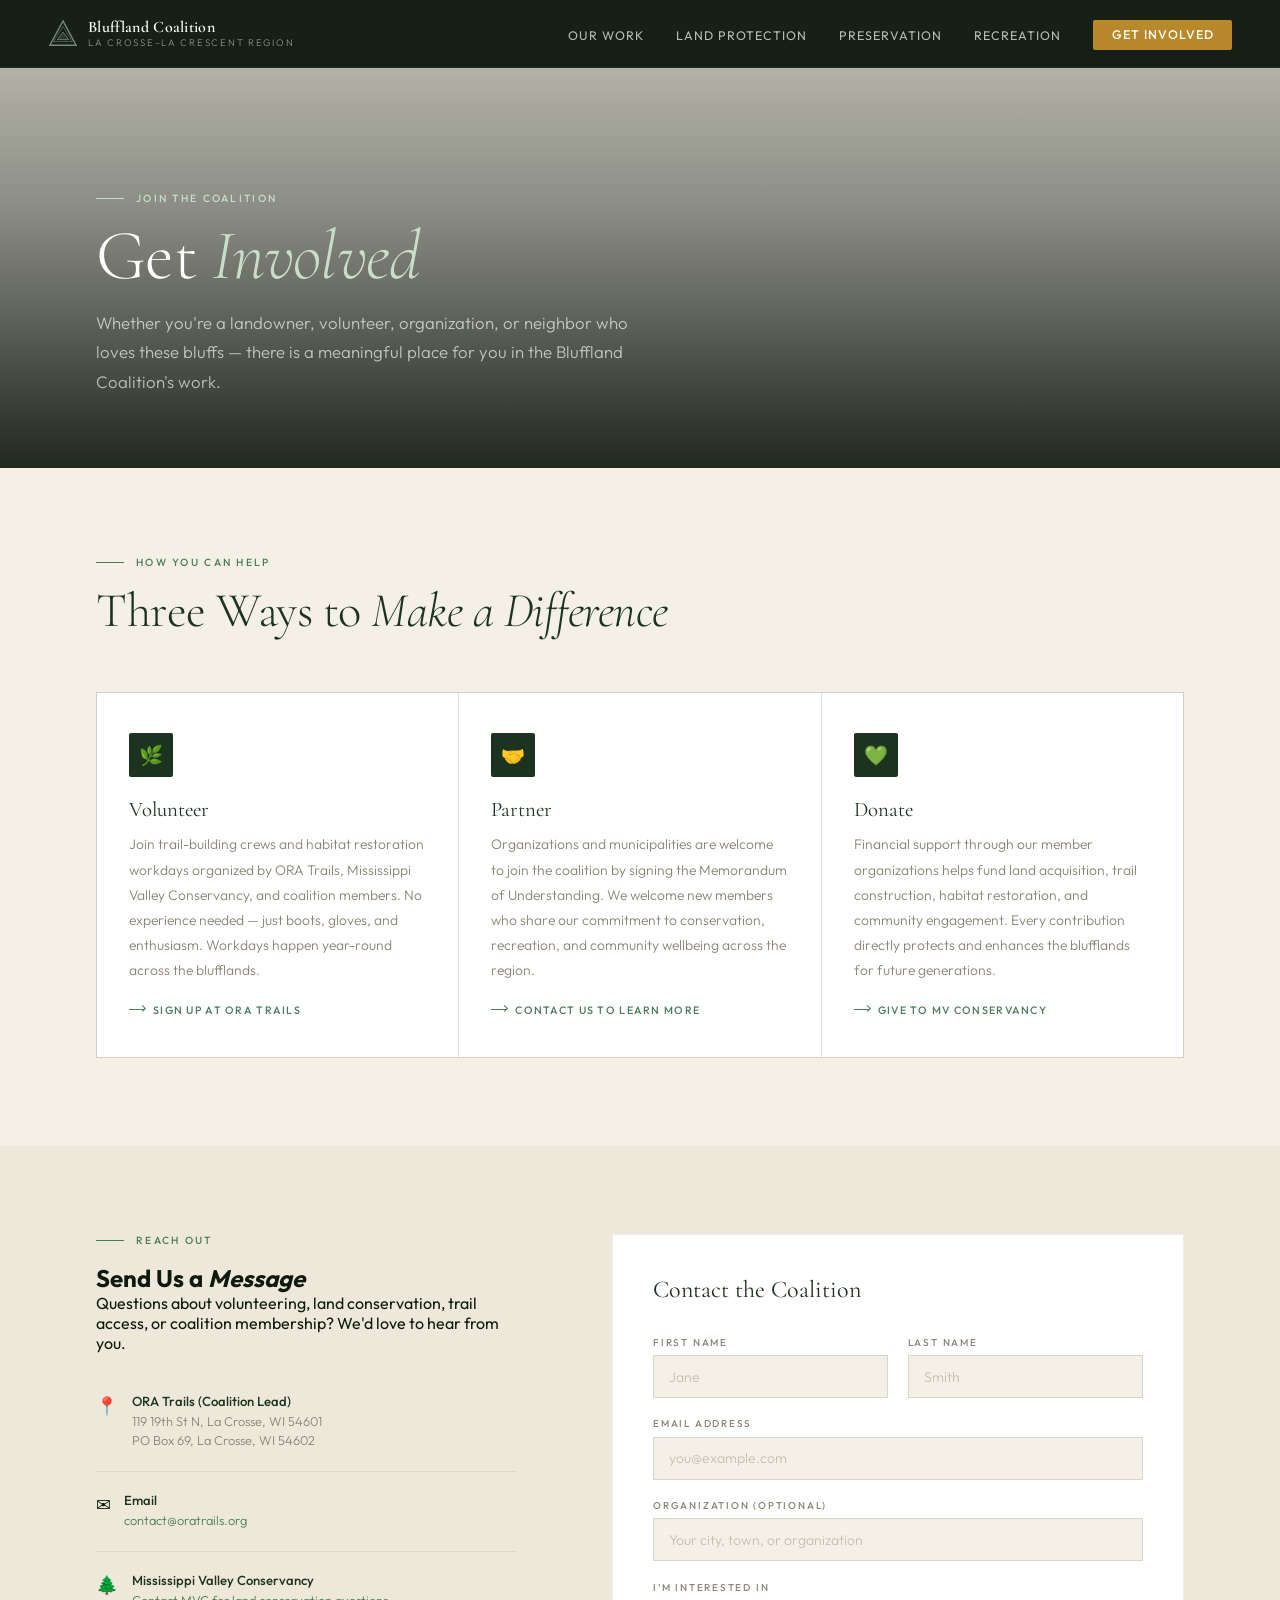
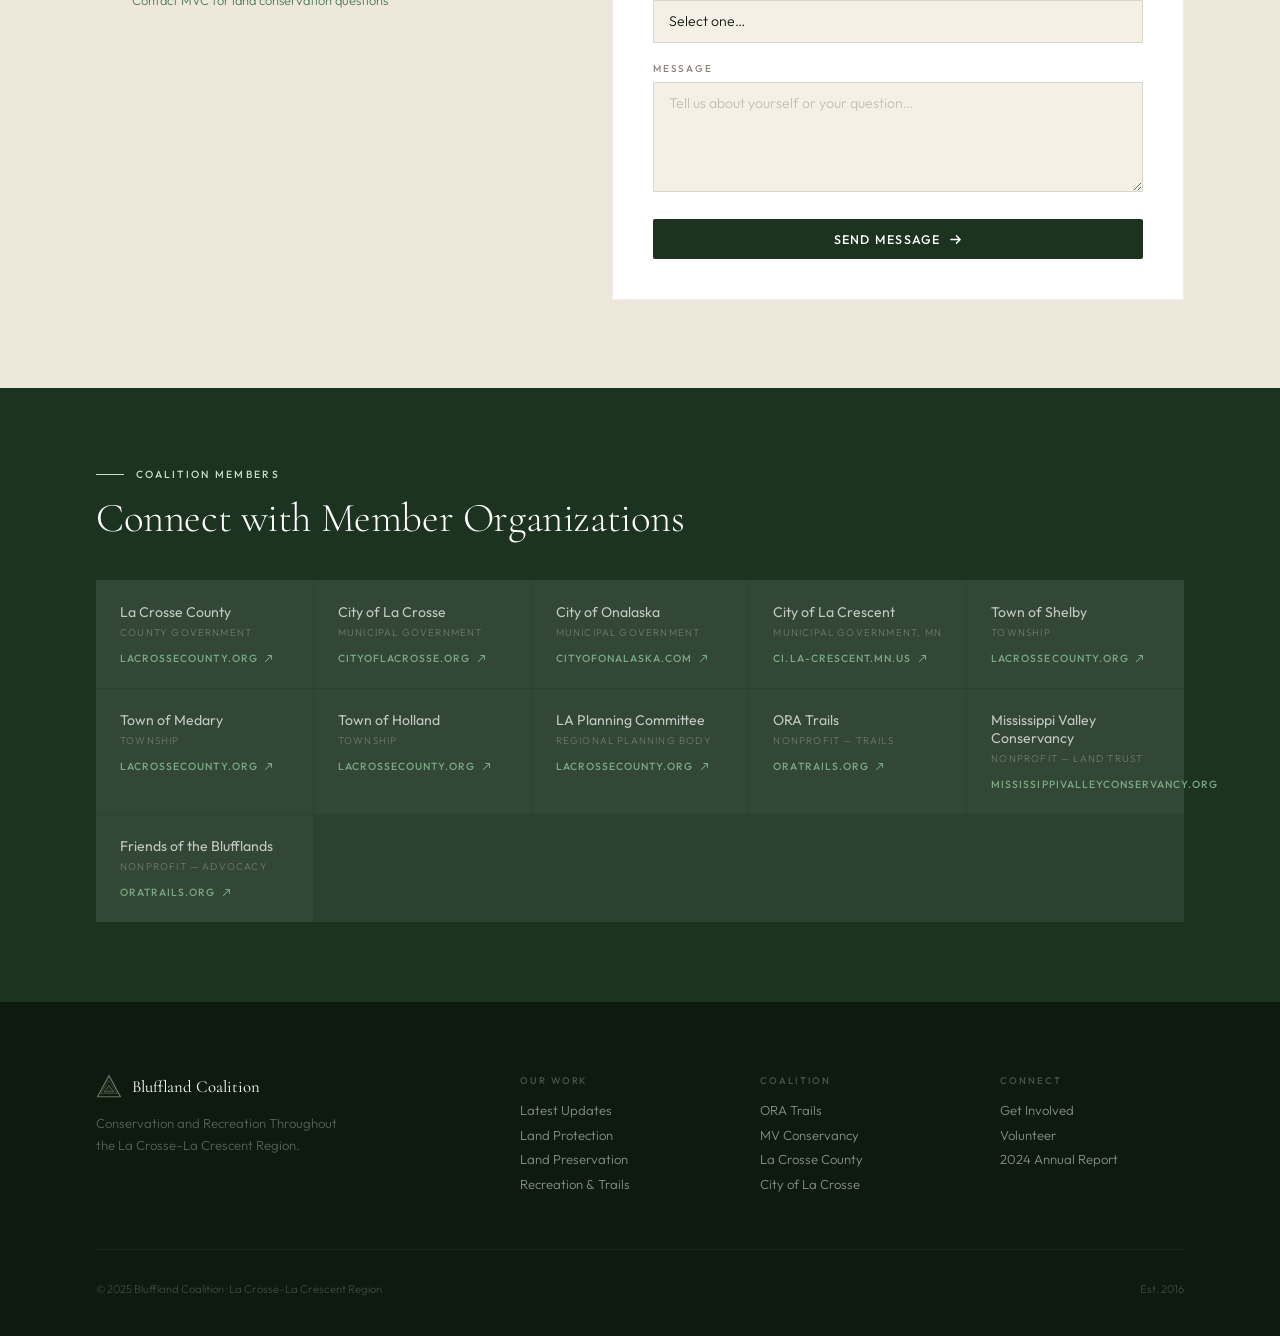
<file: get-involved.html>
<!DOCTYPE html>
<html lang="en">
<head>
  <meta charset="UTF-8">
  <meta name="viewport" content="width=device-width, initial-scale=1.0">
  <title>Get Involved — Bluffland Coalition</title>
  <link rel="preconnect" href="https://fonts.googleapis.com">
  <link rel="preconnect" href="https://fonts.gstatic.com" crossorigin>
  <link href="https://fonts.googleapis.com/css2?family=Cormorant+Garamond:ital,wght@0,300;0,400;0,600;0,700;1,300;1,400;1,600&family=Outfit:wght@300;400;500;600&display=swap" rel="stylesheet">
  <link rel="stylesheet" href="shared.css">
  <style>
    /* ── WAYS TO HELP ── */
    .ways-section { padding: 5.5rem 6rem; background: var(--cream); }
    .ways-inner { max-width: 1160px; margin: 0 auto; }
    .ways-grid { display: grid; grid-template-columns: repeat(3,1fr); gap: 1px; background: rgba(0,0,0,0.07); border: 1px solid rgba(0,0,0,0.07); margin-top: 3rem; }
    .way-card { background: var(--white); padding: 2.5rem 2rem; transition: background 0.2s; }
    .way-card:hover { background: var(--cream); }
    .way-icon { width: 44px; height: 44px; border-radius: 2px; background: var(--forest); display: flex; align-items: center; justify-content: center; font-size: 1.2rem; margin-bottom: 1.25rem; }
    .way-title { font-family: var(--f-display); font-size: 1.3rem; font-weight: 400; color: var(--forest); margin-bottom: 0.65rem; }
    .way-body { font-size: 0.87rem; color: var(--stone); font-weight: 300; line-height: 1.8; margin-bottom: 1.25rem; }
    .way-link { display: flex; align-items: center; gap: 0.5rem; font-size: 0.67rem; font-weight: 500; letter-spacing: 0.12em; text-transform: uppercase; color: var(--fern); transition: gap 0.25s; }
    .way-link:hover { gap: 0.85rem; color: var(--forest); }
    .way-link-arrow { width: 16px; height: 1px; background: currentColor; position: relative; flex-shrink: 0; }
    .way-link-arrow::after { content:''; position:absolute; right:0; top:-3px; width:5px; height:5px; border-right:1px solid currentColor; border-top:1px solid currentColor; transform:rotate(45deg); }

    /* ── FORM SECTION ── */
    .form-section { padding: 5.5rem 6rem; background: var(--parchment); }
    .form-inner { max-width: 1160px; margin: 0 auto; display: grid; grid-template-columns: 1fr 1fr; gap: 6rem; align-items: start; }
    .form-context h2 { font-family: var(--f-display); font-size: clamp(2rem,3.8vw,3.2rem); font-weight: 300; color: var(--forest); line-height: 1.05; margin-top: 0.5rem; letter-spacing: -0.01em; }
    .form-context h2 em { font-style: italic; }
    .form-context p { font-size: 0.9rem; color: var(--stone); font-weight: 300; line-height: 1.85; margin-top: 1rem; }
    .form-context-details { margin-top: 2.5rem; display: flex; flex-direction: column; gap: 1.25rem; }
    .form-detail { display: flex; align-items: flex-start; gap: 0.85rem; padding-bottom: 1.25rem; border-bottom: 1px solid rgba(46,84,53,0.1); }
    .form-detail:last-child { border-bottom: none; }
    .form-detail-icon { font-size: 1.1rem; flex-shrink: 0; margin-top: 0.05rem; }
    .form-detail strong { display: block; font-size: 0.82rem; font-weight: 500; color: var(--forest); margin-bottom: 0.18rem; }
    .form-detail p { font-size: 0.8rem; color: var(--stone); font-weight: 300; line-height: 1.55; margin: 0; }

    /* Form itself */
    .contact-form { background: var(--white); padding: 2.5rem; border: 1px solid rgba(0,0,0,0.07); }
    .form-title { font-family: var(--f-display); font-size: 1.5rem; font-weight: 400; color: var(--forest); margin-bottom: 2rem; }
    .form-grid { display: grid; grid-template-columns: 1fr 1fr; gap: 1.2rem; }
    .form-field { display: flex; flex-direction: column; gap: 0.4rem; }
    .form-field.full { grid-column: 1/-1; }
    .form-field label { font-size: 0.62rem; letter-spacing: 0.18em; text-transform: uppercase; color: var(--stone); font-weight: 500; }
    .form-field input, .form-field select, .form-field textarea {
      background: var(--cream); border: 1px solid rgba(46,84,53,0.16); border-radius: 1px;
      padding: 0.72rem 0.95rem; font-family: var(--f-body); font-size: 0.88rem; font-weight: 300;
      color: var(--ink); outline: none; transition: border-color 0.2s; appearance: none;
    }
    .form-field input::placeholder, .form-field textarea::placeholder { color: rgba(138,132,120,0.45); }
    .form-field input:focus, .form-field select:focus, .form-field textarea:focus { border-color: var(--moss); background: var(--white); }
    .form-field textarea { resize: vertical; min-height: 110px; }
    .form-field select option { background: white; }
    .form-submit { grid-column: 1/-1; margin-top: 0.5rem; }
    .form-submit .btn { width: 100%; justify-content: center; }
    .form-success { display: none; background: var(--moss); color: white; padding: 0.9rem 1.2rem; text-align: center; font-size: 0.85rem; grid-column: 1/-1; margin-top: 0; }

    /* ── ORG LINKS ── */
    .orgs-section { padding: 5rem 6rem; background: var(--forest); }
    .orgs-inner { max-width: 1160px; margin: 0 auto; }
    .orgs-grid { display: grid; grid-template-columns: repeat(auto-fill, minmax(200px, 1fr)); gap: 1px; background: rgba(255,255,255,0.07); margin-top: 2.5rem; }
    .org-item { background: rgba(255,255,255,0.03); padding: 1.4rem 1.5rem; transition: background 0.2s; }
    .org-item:hover { background: rgba(255,255,255,0.07); }
    .org-item-name { font-size: 0.88rem; color: rgba(255,255,255,0.7); font-weight: 400; margin-bottom: 0.3rem; }
    .org-item-type { font-size: 0.62rem; letter-spacing: 0.12em; text-transform: uppercase; color: rgba(255,255,255,0.28); font-weight: 300; margin-bottom: 0.85rem; }
    .org-item a { font-size: 0.65rem; letter-spacing: 0.1em; text-transform: uppercase; color: var(--sage); font-weight: 500; display: flex; align-items: center; gap: 0.4rem; transition: color 0.2s; }
    .org-item a:hover { color: var(--mist); }

    @media(max-width:960px) {
      .ways-section, .form-section, .orgs-section { padding: 4rem 2rem; }
      .ways-grid { grid-template-columns: 1fr; }
      .form-inner { grid-template-columns: 1fr; gap: 3rem; }
      .form-grid { grid-template-columns: 1fr; }
    }
  </style>
</head>
<body>
  <nav class="nav scrolled" id="mainNav">
    <a href="index.html" class="nav-logo">
      <svg class="nav-logo-mark" viewBox="0 0 32 32" fill="none"><polygon points="16,2 30,28 2,28" fill="none" stroke="rgba(200,222,202,0.55)" stroke-width="1.5"/><polygon points="16,8 26,24 6,24" fill="none" stroke="rgba(200,222,202,0.3)" stroke-width="1"/><polygon points="16,14 22,22 10,22" fill="rgba(200,222,202,0.12)" stroke="rgba(200,222,202,0.45)" stroke-width="1"/></svg>
      <div class="nav-logo-text"><strong>Bluffland Coalition</strong><span>La Crosse–La Crescent Region</span></div>
    </a>
    <button class="nav-toggle" onclick="document.querySelector('.nav-links').classList.toggle('open')">☰</button>
    <ul class="nav-links">
      <li><a href="our-work.html">Our Work</a></li>
      <li><a href="land-protection.html">Land Protection</a></li>
      <li><a href="land-preservation.html">Preservation</a></li>
      <li><a href="recreation.html">Recreation</a></li>
      <li><a href="get-involved.html" class="nav-cta active">Get Involved</a></li>
    </ul>
  </nav>

  <!-- PAGE HERO -->
  <div class="page-hero">
    <div class="page-hero-bg" style="background-image:url('https://www.mississippivalleyconservancy.org/sites/default/files/styles/juicebox_large/public/la-crosse-blufflands.jpg?itok=8zvfGEjE');"></div>
    <div class="page-hero-overlay"></div>
    <div class="page-hero-content">
      <div class="label light"><span class="label-line"></span>Join the Coalition</div>
      <h1>Get <em>Involved</em></h1>
      <p>Whether you're a landowner, volunteer, organization, or neighbor who loves these bluffs — there is a meaningful place for you in the Bluffland Coalition's work.</p>
    </div>
  </div>

  <!-- WAYS TO HELP -->
  <section class="ways-section" id="ways">
    <div class="ways-inner">
      <div class="reveal">
        <div class="label"><span class="label-line"></span>How You Can Help</div>
        <h2 class="section-header" style="font-family:var(--f-display);font-size:clamp(2rem,3.8vw,3.2rem);font-weight:300;color:var(--forest);line-height:1.05;margin-top:0.5rem;letter-spacing:-0.01em;max-width:none;">Three Ways to <em style="font-style:italic;">Make a Difference</em></h2>
      </div>
      <div class="ways-grid">
        <div class="way-card reveal" id="volunteer">
          <div class="way-icon">🌿</div>
          <h3 class="way-title">Volunteer</h3>
          <p class="way-body">Join trail-building crews and habitat restoration workdays organized by ORA Trails, Mississippi Valley Conservancy, and coalition members. No experience needed — just boots, gloves, and enthusiasm. Workdays happen year-round across the blufflands.</p>
          <a href="https://www.oratrails.org/volunteer/" target="_blank" class="way-link"><span class="way-link-arrow"></span>Sign Up at ORA Trails</a>
        </div>
        <div class="way-card reveal reveal-d2">
          <div class="way-icon">🤝</div>
          <h3 class="way-title">Partner</h3>
          <p class="way-body">Organizations and municipalities are welcome to join the coalition by signing the Memorandum of Understanding. We welcome new members who share our commitment to conservation, recreation, and community wellbeing across the region.</p>
          <a href="#contact" class="way-link"><span class="way-link-arrow"></span>Contact Us to Learn More</a>
        </div>
        <div class="way-card reveal reveal-d3">
          <div class="way-icon">💚</div>
          <h3 class="way-title">Donate</h3>
          <p class="way-body">Financial support through our member organizations helps fund land acquisition, trail construction, habitat restoration, and community engagement. Every contribution directly protects and enhances the blufflands for future generations.</p>
          <a href="https://www.mississippivalleyconservancy.org/ways-give" target="_blank" class="way-link"><span class="way-link-arrow"></span>Give to MV Conservancy</a>
        </div>
      </div>
    </div>
  </section>

  <!-- CONTACT FORM -->
  <section class="form-section" id="contact">
    <div class="form-inner">
      <div class="reveal">
        <div class="label"><span class="label-line"></span>Reach Out</div>
        <h2>Send Us a <em>Message</em></h2>
        <p>Questions about volunteering, land conservation, trail access, or coalition membership? We'd love to hear from you.</p>
        <div class="form-context-details">
          <div class="form-detail">
            <div class="form-detail-icon">📍</div>
            <div>
              <strong>ORA Trails (Coalition Lead)</strong>
              <p>119 19th St N, La Crosse, WI 54601<br>PO Box 69, La Crosse, WI 54602</p>
            </div>
          </div>
          <div class="form-detail">
            <div class="form-detail-icon">✉️</div>
            <div>
              <strong>Email</strong>
              <p><a href="mailto:contact@oratrails.org" style="color:var(--fern);">contact@oratrails.org</a></p>
            </div>
          </div>
          <div class="form-detail">
            <div class="form-detail-icon">🌲</div>
            <div>
              <strong>Mississippi Valley Conservancy</strong>
              <p><a href="https://www.mississippivalleyconservancy.org/contact-us" target="_blank" style="color:var(--fern);">Contact MVC for land conservation questions</a></p>
            </div>
          </div>
        </div>
      </div>

      <div class="contact-form reveal reveal-d2">
        <div class="form-title">Contact the Coalition</div>
        <form class="form-grid" onsubmit="submitForm(event)">
          <div class="form-field">
            <label for="fname">First Name</label>
            <input type="text" id="fname" placeholder="Jane" required>
          </div>
          <div class="form-field">
            <label for="lname">Last Name</label>
            <input type="text" id="lname" placeholder="Smith" required>
          </div>
          <div class="form-field full">
            <label for="email">Email Address</label>
            <input type="email" id="email" placeholder="you@example.com" required>
          </div>
          <div class="form-field full">
            <label for="org">Organization (optional)</label>
            <input type="text" id="org" placeholder="Your city, town, or organization">
          </div>
          <div class="form-field full">
            <label for="interest">I'm interested in</label>
            <select id="interest">
              <option value="">Select one…</option>
              <option>Volunteering on trails or restoration</option>
              <option>Coalition partnership or membership</option>
              <option>Land conservation or easements</option>
              <option>Trail information or access</option>
              <option>Donating or fundraising</option>
              <option>Press or media inquiry</option>
              <option>Other</option>
            </select>
          </div>
          <div class="form-field full">
            <label for="message">Message</label>
            <textarea id="message" placeholder="Tell us about yourself or your question…"></textarea>
          </div>
          <div class="form-submit full">
            <button type="submit" class="btn btn-forest">
              Send Message
              <svg width="13" height="13" viewBox="0 0 14 14" fill="none"><path d="M2 7h10M8 3l4 4-4 4" stroke="currentColor" stroke-width="1.5" stroke-linecap="round" stroke-linejoin="round"/></svg>
            </button>
          </div>
          <div class="form-success full" id="formSuccess">✓ Message sent — we'll be in touch soon.</div>
        </form>
      </div>
    </div>
  </section>

  <!-- MEMBER ORG LINKS -->
  <section class="orgs-section">
    <div class="orgs-inner">
      <div class="reveal">
        <div class="label light"><span class="label-line"></span>Coalition Members</div>
        <h2 style="font-family:var(--f-display);font-size:clamp(1.8rem,3.2vw,2.8rem);font-weight:300;color:var(--white);line-height:1.05;margin-top:0.5rem;letter-spacing:-0.01em;">Connect with Member Organizations</h2>
      </div>
      <div class="orgs-grid reveal reveal-d2">
        <div class="org-item"><div class="org-item-name">La Crosse County</div><div class="org-item-type">County Government</div><a href="https://www.lacrossecounty.org" target="_blank">lacrossecounty.org <svg width="9" height="9" viewBox="0 0 12 12" fill="none"><path d="M2 10L10 2M10 2H5M10 2v5" stroke="currentColor" stroke-width="1.4" stroke-linecap="round" stroke-linejoin="round"/></svg></a></div>
        <div class="org-item"><div class="org-item-name">City of La Crosse</div><div class="org-item-type">Municipal Government</div><a href="https://www.cityoflacrosse.org" target="_blank">cityoflacrosse.org <svg width="9" height="9" viewBox="0 0 12 12" fill="none"><path d="M2 10L10 2M10 2H5M10 2v5" stroke="currentColor" stroke-width="1.4" stroke-linecap="round" stroke-linejoin="round"/></svg></a></div>
        <div class="org-item"><div class="org-item-name">City of Onalaska</div><div class="org-item-type">Municipal Government</div><a href="https://cityofonalaska.com" target="_blank">cityofonalaska.com <svg width="9" height="9" viewBox="0 0 12 12" fill="none"><path d="M2 10L10 2M10 2H5M10 2v5" stroke="currentColor" stroke-width="1.4" stroke-linecap="round" stroke-linejoin="round"/></svg></a></div>
        <div class="org-item"><div class="org-item-name">City of La Crescent</div><div class="org-item-type">Municipal Government, MN</div><a href="https://www.ci.la-crescent.mn.us" target="_blank">ci.la-crescent.mn.us <svg width="9" height="9" viewBox="0 0 12 12" fill="none"><path d="M2 10L10 2M10 2H5M10 2v5" stroke="currentColor" stroke-width="1.4" stroke-linecap="round" stroke-linejoin="round"/></svg></a></div>
        <div class="org-item"><div class="org-item-name">Town of Shelby</div><div class="org-item-type">Township</div><a href="https://www.lacrossecounty.org" target="_blank">lacrossecounty.org <svg width="9" height="9" viewBox="0 0 12 12" fill="none"><path d="M2 10L10 2M10 2H5M10 2v5" stroke="currentColor" stroke-width="1.4" stroke-linecap="round" stroke-linejoin="round"/></svg></a></div>
        <div class="org-item"><div class="org-item-name">Town of Medary</div><div class="org-item-type">Township</div><a href="https://www.lacrossecounty.org" target="_blank">lacrossecounty.org <svg width="9" height="9" viewBox="0 0 12 12" fill="none"><path d="M2 10L10 2M10 2H5M10 2v5" stroke="currentColor" stroke-width="1.4" stroke-linecap="round" stroke-linejoin="round"/></svg></a></div>
        <div class="org-item"><div class="org-item-name">Town of Holland</div><div class="org-item-type">Township</div><a href="https://www.lacrossecounty.org" target="_blank">lacrossecounty.org <svg width="9" height="9" viewBox="0 0 12 12" fill="none"><path d="M2 10L10 2M10 2H5M10 2v5" stroke="currentColor" stroke-width="1.4" stroke-linecap="round" stroke-linejoin="round"/></svg></a></div>
        <div class="org-item"><div class="org-item-name">LA Planning Committee</div><div class="org-item-type">Regional Planning Body</div><a href="https://www.lacrossecounty.org/planningZoningLandInfo" target="_blank">lacrossecounty.org <svg width="9" height="9" viewBox="0 0 12 12" fill="none"><path d="M2 10L10 2M10 2H5M10 2v5" stroke="currentColor" stroke-width="1.4" stroke-linecap="round" stroke-linejoin="round"/></svg></a></div>
        <div class="org-item"><div class="org-item-name">ORA Trails</div><div class="org-item-type">Nonprofit — Trails</div><a href="https://www.oratrails.org" target="_blank">oratrails.org <svg width="9" height="9" viewBox="0 0 12 12" fill="none"><path d="M2 10L10 2M10 2H5M10 2v5" stroke="currentColor" stroke-width="1.4" stroke-linecap="round" stroke-linejoin="round"/></svg></a></div>
        <div class="org-item"><div class="org-item-name">Mississippi Valley Conservancy</div><div class="org-item-type">Nonprofit — Land Trust</div><a href="https://www.mississippivalleyconservancy.org" target="_blank">mississippivalleyconservancy.org <svg width="9" height="9" viewBox="0 0 12 12" fill="none"><path d="M2 10L10 2M10 2H5M10 2v5" stroke="currentColor" stroke-width="1.4" stroke-linecap="round" stroke-linejoin="round"/></svg></a></div>
        <div class="org-item"><div class="org-item-name">Friends of the Blufflands</div><div class="org-item-type">Nonprofit — Advocacy</div><a href="https://www.oratrails.org/the-bluffland-coalition/" target="_blank">oratrails.org <svg width="9" height="9" viewBox="0 0 12 12" fill="none"><path d="M2 10L10 2M10 2H5M10 2v5" stroke="currentColor" stroke-width="1.4" stroke-linecap="round" stroke-linejoin="round"/></svg></a></div>
      </div>
    </div>
  </section>

  <!-- FOOTER -->
  <footer class="footer">
    <div class="footer-top">
      <div><div class="footer-brand-logo"><svg width="26" height="26" viewBox="0 0 32 32" fill="none"><polygon points="16,2 30,28 2,28" fill="none" stroke="rgba(200,222,202,0.45)" stroke-width="1.5"/><polygon points="16,8 26,24 6,24" fill="none" stroke="rgba(200,222,202,0.28)" stroke-width="1"/><polygon points="16,14 22,22 10,22" fill="rgba(200,222,202,0.09)" stroke="rgba(200,222,202,0.38)" stroke-width="1"/></svg><strong>Bluffland Coalition</strong></div><p class="footer-tagline">Conservation and Recreation Throughout the La Crosse–La Crescent Region.</p></div>
      <div class="footer-col"><strong>Our Work</strong><a href="our-work.html">Latest Updates</a><a href="land-protection.html">Land Protection</a><a href="land-preservation.html">Land Preservation</a><a href="recreation.html">Recreation & Trails</a></div>
      <div class="footer-col"><strong>Coalition</strong><a href="https://www.oratrails.org" target="_blank">ORA Trails</a><a href="https://www.mississippivalleyconservancy.org" target="_blank">MV Conservancy</a><a href="https://www.lacrossecounty.org" target="_blank">La Crosse County</a><a href="https://www.cityoflacrosse.org" target="_blank">City of La Crosse</a></div>
      <div class="footer-col"><strong>Connect</strong><a href="get-involved.html">Get Involved</a><a href="get-involved.html#volunteer">Volunteer</a><a href="https://storymaps.arcgis.com/stories/eca0ed26dadb4bbd900627940ebc31ba" target="_blank">2024 Annual Report</a></div>
    </div>
    <div class="footer-bottom"><p>© 2025 Bluffland Coalition · La Crosse–La Crescent Region</p><p>Est. 2016</p></div>
  </footer>

  <script>
    const obs = new IntersectionObserver(entries => entries.forEach(e => { if(e.isIntersecting){e.target.classList.add('visible');obs.unobserve(e.target);} }), {threshold:0.08});
    document.querySelectorAll('.reveal').forEach(el => obs.observe(el));
    document.querySelectorAll('a[href^="#"]').forEach(a => a.addEventListener('click', e => { const t=document.querySelector(a.getAttribute('href')); if(t){e.preventDefault();t.scrollIntoView({behavior:'smooth'});} }));
    function submitForm(e) { e.preventDefault(); const s=document.getElementById('formSuccess'); s.style.display='block'; e.target.reset(); setTimeout(()=>s.style.display='none',6000); }
  </script>
</body>
</html>
</file>
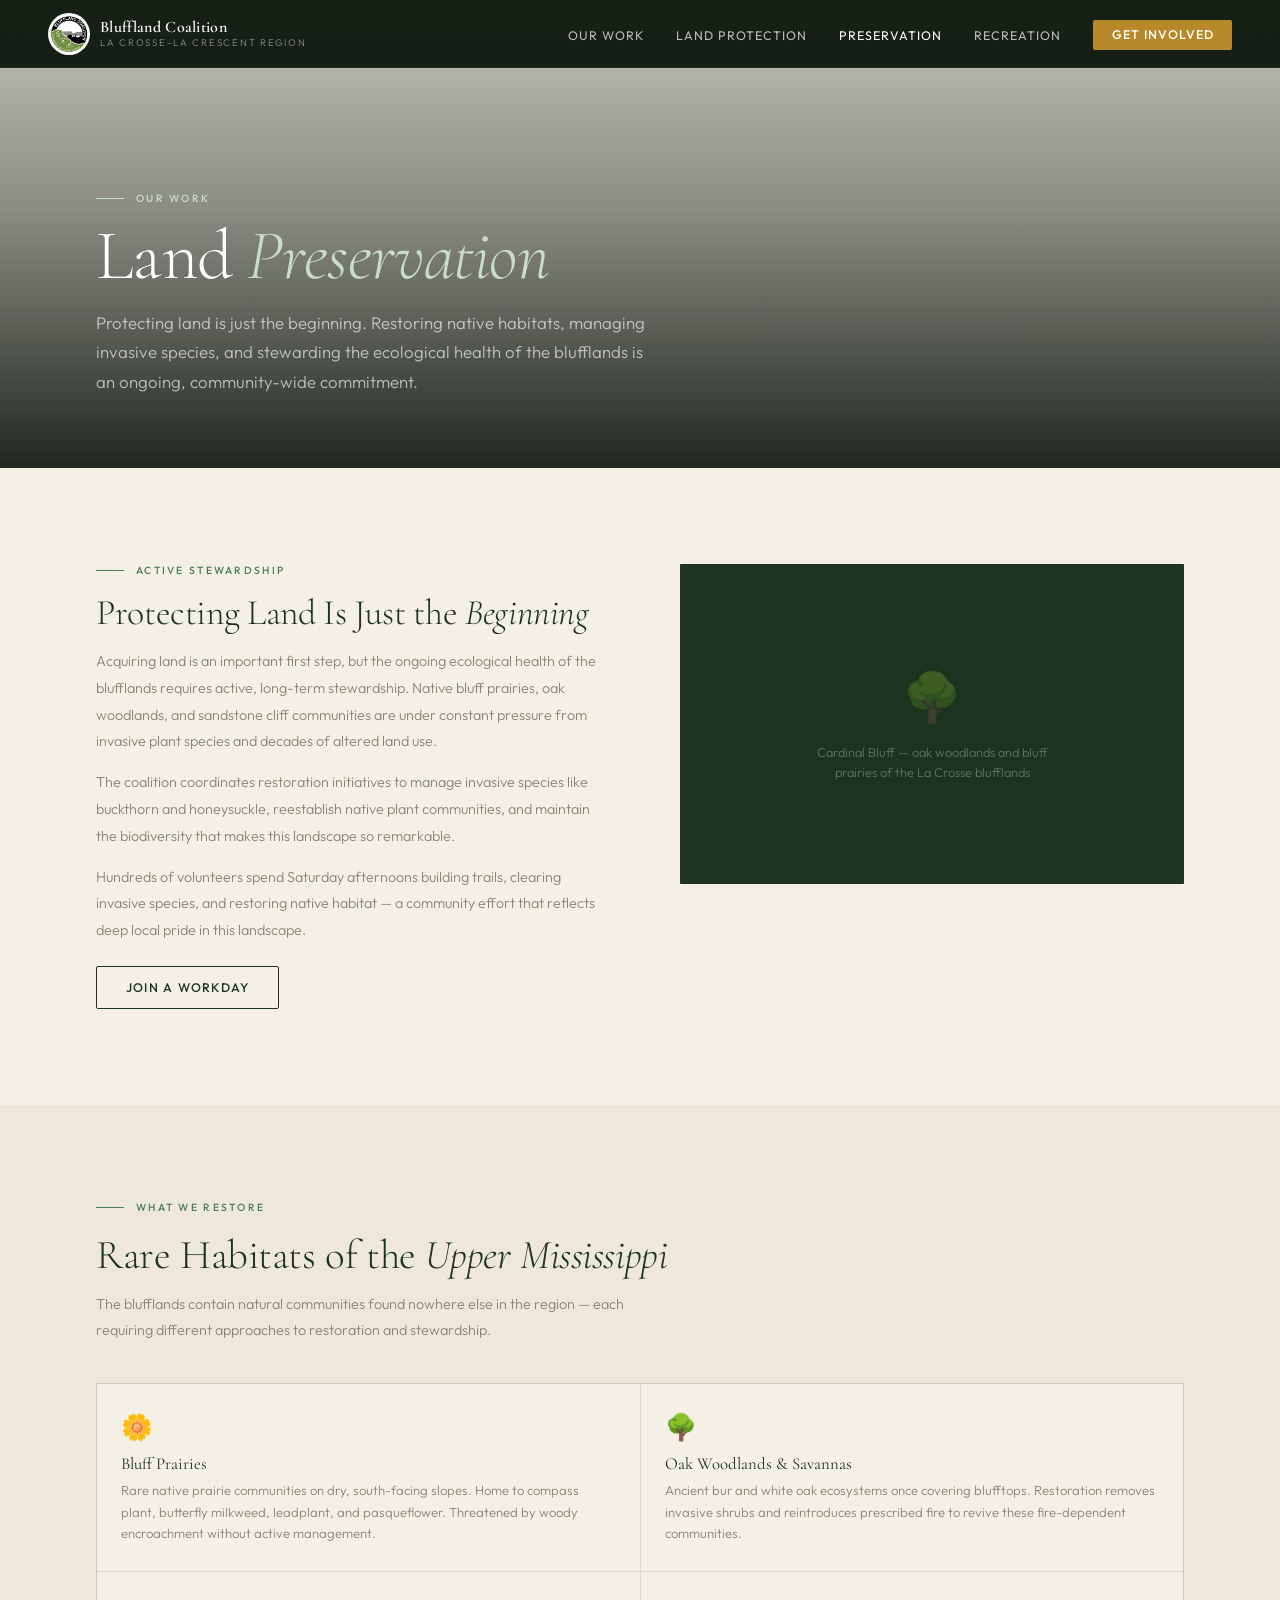
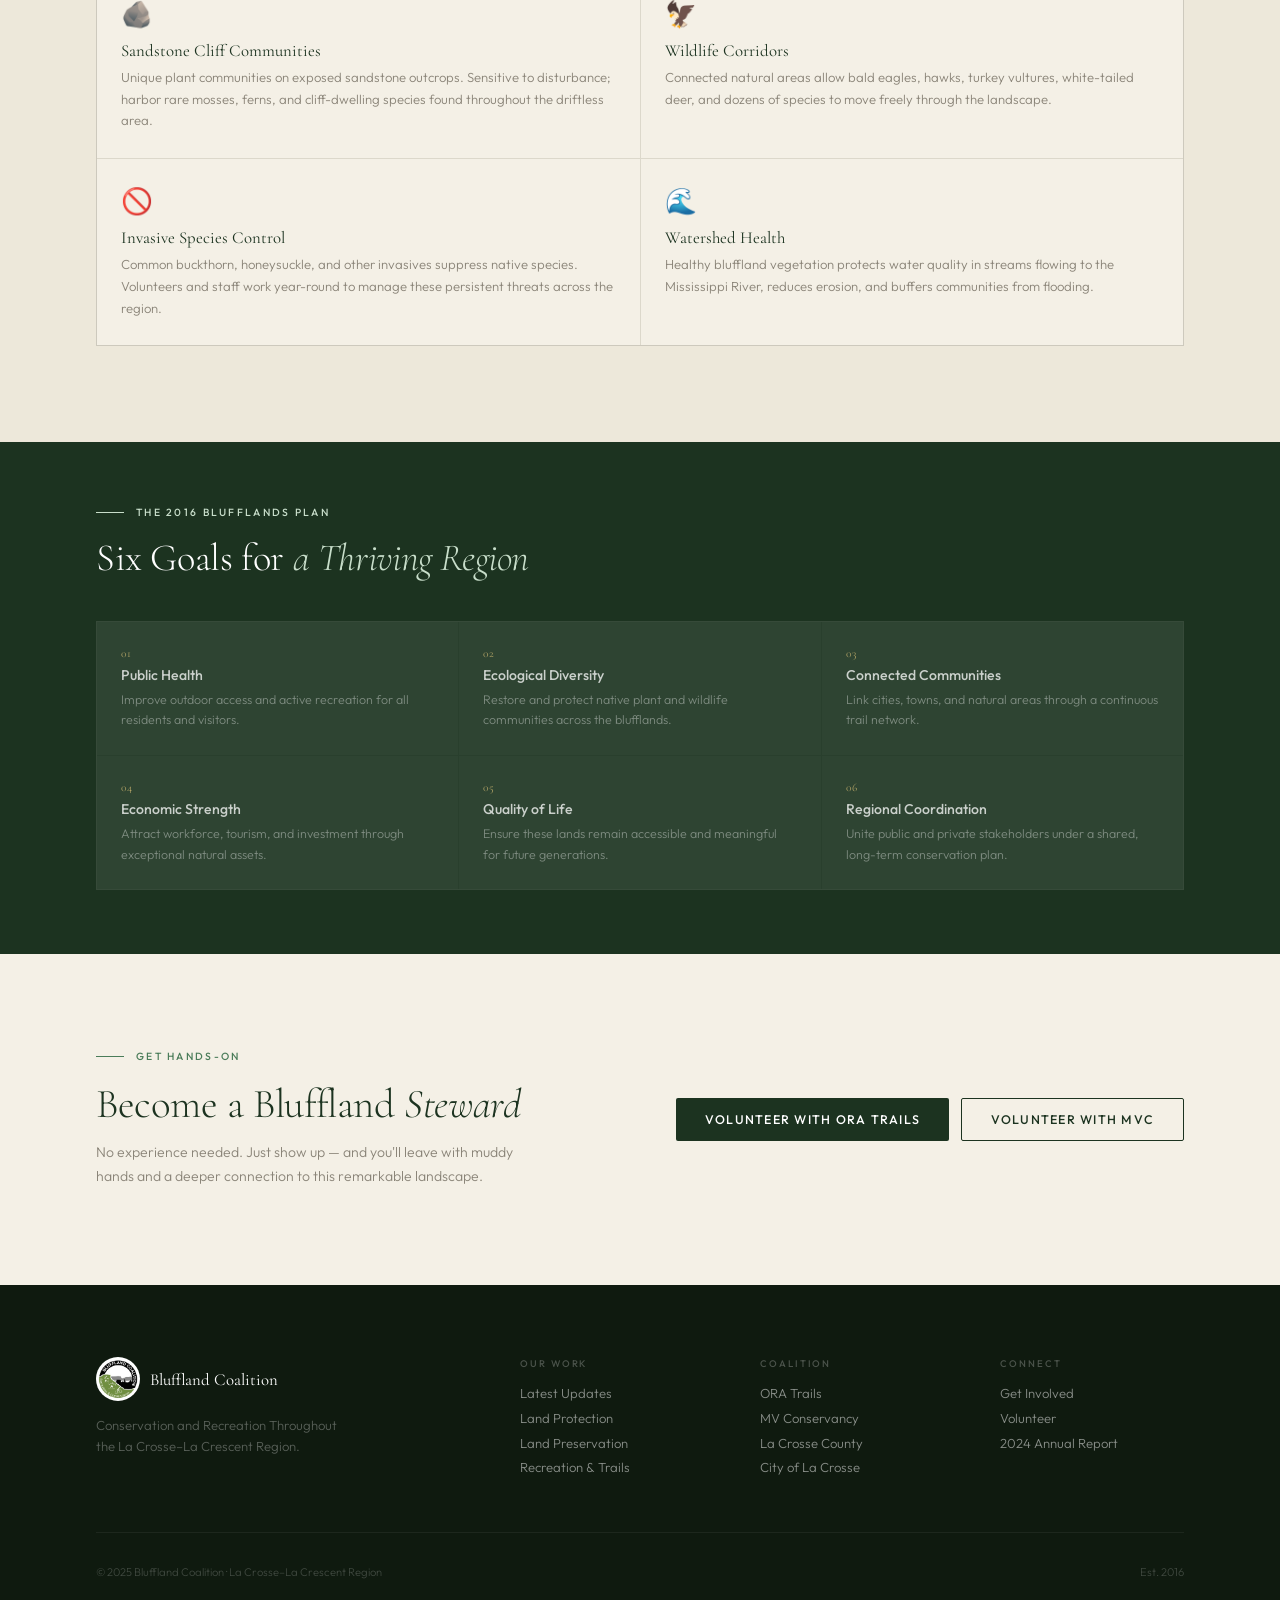
<file: land-preservation.html>
<!DOCTYPE html>
<html lang="en">
<head>
  <meta charset="UTF-8">
  <meta name="viewport" content="width=device-width, initial-scale=1.0">
  <title>Land Preservation — Bluffland Coalition</title>
  <link rel="preconnect" href="https://fonts.googleapis.com">
  <link rel="preconnect" href="https://fonts.gstatic.com" crossorigin>
  <link href="https://fonts.googleapis.com/css2?family=Cormorant+Garamond:ital,wght@0,300;0,400;0,600;0,700;1,300;1,400;1,600&family=Outfit:wght@300;400;500;600&display=swap" rel="stylesheet">
  <link rel="stylesheet" href="shared.css">
  <style>
    .content-grid { display: grid; grid-template-columns: 1fr 1fr; gap: 5rem; align-items: start; }
    .prose h3 { font-family: var(--f-display); font-size: clamp(1.6rem,2.8vw,2.4rem); font-weight: 300; color: var(--forest); line-height: 1.1; margin-bottom: 1rem; letter-spacing: -0.01em; }
    .prose h3 em { font-style: italic; }
    .prose p { font-size: 0.9rem; color: var(--stone); font-weight: 300; line-height: 1.85; margin-bottom: 0.9rem; }
    .visual-block { border-radius: 1px; overflow: hidden; background: var(--forest); }
    .visual-placeholder { min-height: 320px; display: flex; flex-direction: column; align-items: center; justify-content: center; gap: 1rem; padding: 2rem; text-align: center; }
    .visual-placeholder span { font-size: 3rem; opacity: 0.3; }
    .visual-placeholder p { font-size: 0.8rem; color: rgba(255,255,255,0.3); font-weight: 300; line-height: 1.6; max-width: 240px; }
    .habitat-grid { display: grid; grid-template-columns: repeat(2,1fr); gap: 1px; background: rgba(0,0,0,0.07); border: 1px solid rgba(0,0,0,0.07); margin-top: 2.5rem; }
    .habitat-item { background: var(--cream); padding: 1.6rem 1.5rem; transition: background 0.2s; }
    .habitat-item:hover { background: var(--white); }
    .habitat-icon { font-size: 1.6rem; margin-bottom: 0.6rem; }
    .habitat-name { font-family: var(--f-display); font-size: 1.05rem; font-weight: 400; color: var(--forest); margin-bottom: 0.4rem; }
    .habitat-desc { font-size: 0.82rem; color: var(--stone); font-weight: 300; line-height: 1.65; }
    .goals-band { background: var(--forest); padding: 4rem 6rem; }
    .goals-band-inner { max-width: 1160px; margin: 0 auto; }
    .goals-grid { display: grid; grid-template-columns: repeat(3,1fr); gap: 1px; background: rgba(255,255,255,0.06); border: 1px solid rgba(255,255,255,0.06); margin-top: 2.5rem; }
    .goal-item { background: rgba(255,255,255,0.025); padding: 1.5rem; }
    .goal-num { font-family: var(--f-display); font-size: 0.72rem; color: var(--gold-pale); margin-bottom: 0.4rem; opacity: 0.7; }
    .goal-title { font-size: 0.88rem; color: rgba(255,255,255,0.75); font-weight: 500; margin-bottom: 0.35rem; }
    .goal-body { font-size: 0.78rem; color: rgba(255,255,255,0.38); font-weight: 300; line-height: 1.65; }
    @media(max-width:960px) { .content-grid { grid-template-columns: 1fr; } .habitat-grid { grid-template-columns: 1fr; } .goals-band { padding: 4rem 2rem; } .goals-grid { grid-template-columns: 1fr; } }
  </style>
</head>
<body>
  <nav class="nav scrolled" id="mainNav">
    <a href="index.html" class="nav-logo">
      <img src="BC_2025_logo_V1.png" alt="Bluffland Coalition" class="nav-logo-mark" style="width:42px;height:42px;object-fit:contain;border-radius:50%;">
      <div class="nav-logo-text"><strong>Bluffland Coalition</strong><span>La Crosse–La Crescent Region</span></div>
    </a>
    <button class="nav-toggle" onclick="document.querySelector('.nav-links').classList.toggle('open')">☰</button>
    <ul class="nav-links">
      <li><a href="our-work.html">Our Work</a></li>
      <li><a href="land-protection.html">Land Protection</a></li>
      <li><a href="land-preservation.html" class="active">Preservation</a></li>
      <li><a href="recreation.html">Recreation</a></li>
      <li><a href="get-involved.html" class="nav-cta">Get Involved</a></li>
    </ul>
  </nav>

  <div class="page-hero">
    <div class="page-hero-bg" style="background-image:url('https://www.mississippivalleyconservancy.org/sites/default/files/styles/juicebox_large/public/cardinal-bluff.jpg?itok=ErBzlhX-');"></div>
    <div class="page-hero-overlay"></div>
    <div class="page-hero-content">
      <div class="label light"><span class="label-line"></span>Our Work</div>
      <h1>Land <em>Preservation</em></h1>
      <p>Protecting land is just the beginning. Restoring native habitats, managing invasive species, and stewarding the ecological health of the blufflands is an ongoing, community-wide commitment.</p>
    </div>
  </div>

  <!-- INTRO -->
  <section class="section">
    <div class="section-inner">
      <div class="content-grid reveal">
        <div class="prose">
          <div class="label"><span class="label-line"></span>Active Stewardship</div>
          <h3>Protecting Land Is Just the <em>Beginning</em></h3>
          <p>Acquiring land is an important first step, but the ongoing ecological health of the blufflands requires active, long-term stewardship. Native bluff prairies, oak woodlands, and sandstone cliff communities are under constant pressure from invasive plant species and decades of altered land use.</p>
          <p>The coalition coordinates restoration initiatives to manage invasive species like buckthorn and honeysuckle, reestablish native plant communities, and maintain the biodiversity that makes this landscape so remarkable.</p>
          <p>Hundreds of volunteers spend Saturday afternoons building trails, clearing invasive species, and restoring native habitat — a community effort that reflects deep local pride in this landscape.</p>
          <a href="get-involved.html#volunteer" class="btn btn-outline" style="margin-top:0.5rem;">Join a Workday</a>
        </div>
        <div class="visual-block">
          <img src="https://www.mississippivalleyconservancy.org/sites/default/files/styles/juicebox_large/public/cardinal-bluff.jpg?itok=ErBzlhX-" alt="Cardinal Bluff woodland" onerror="this.parentNode.innerHTML='<div class=\'visual-placeholder\'><span>🌳</span><p>Cardinal Bluff — oak woodlands and bluff prairies of the La Crosse blufflands</p></div>'">
        </div>
      </div>
    </div>
  </section>

  <!-- HABITATS -->
  <section class="section alt">
    <div class="section-inner">
      <div class="reveal">
        <div class="label"><span class="label-line"></span>What We Restore</div>
        <h2 style="font-family:var(--f-display);font-size:clamp(1.8rem,3.2vw,2.8rem);font-weight:300;color:var(--forest);margin-top:0.5rem;letter-spacing:-0.01em;">Rare Habitats of the <em style="font-style:italic;">Upper Mississippi</em></h2>
        <p style="font-size:0.9rem;color:var(--stone);font-weight:300;line-height:1.8;margin-top:0.75rem;max-width:560px;">The blufflands contain natural communities found nowhere else in the region — each requiring different approaches to restoration and stewardship.</p>
      </div>
      <div class="habitat-grid reveal reveal-d2">
        <div class="habitat-item"><div class="habitat-icon">🌼</div><div class="habitat-name">Bluff Prairies</div><div class="habitat-desc">Rare native prairie communities on dry, south-facing slopes. Home to compass plant, butterfly milkweed, leadplant, and pasqueflower. Threatened by woody encroachment without active management.</div></div>
        <div class="habitat-item"><div class="habitat-icon">🌳</div><div class="habitat-name">Oak Woodlands & Savannas</div><div class="habitat-desc">Ancient bur and white oak ecosystems once covering blufftops. Restoration removes invasive shrubs and reintroduces prescribed fire to revive these fire-dependent communities.</div></div>
        <div class="habitat-item"><div class="habitat-icon">🪨</div><div class="habitat-name">Sandstone Cliff Communities</div><div class="habitat-desc">Unique plant communities on exposed sandstone outcrops. Sensitive to disturbance; harbor rare mosses, ferns, and cliff-dwelling species found throughout the driftless area.</div></div>
        <div class="habitat-item"><div class="habitat-icon">🦅</div><div class="habitat-name">Wildlife Corridors</div><div class="habitat-desc">Connected natural areas allow bald eagles, hawks, turkey vultures, white-tailed deer, and dozens of species to move freely through the landscape.</div></div>
        <div class="habitat-item"><div class="habitat-icon">🚫</div><div class="habitat-name">Invasive Species Control</div><div class="habitat-desc">Common buckthorn, honeysuckle, and other invasives suppress native species. Volunteers and staff work year-round to manage these persistent threats across the region.</div></div>
        <div class="habitat-item"><div class="habitat-icon">🌊</div><div class="habitat-name">Watershed Health</div><div class="habitat-desc">Healthy bluffland vegetation protects water quality in streams flowing to the Mississippi River, reduces erosion, and buffers communities from flooding.</div></div>
      </div>
    </div>
  </section>

  <!-- SIX GOALS -->
  <div class="goals-band">
    <div class="goals-band-inner">
      <div class="reveal">
        <div class="label light"><span class="label-line"></span>The 2016 Blufflands Plan</div>
        <h2 style="font-family:var(--f-display);font-size:clamp(1.8rem,3vw,2.6rem);font-weight:300;color:var(--white);margin-top:0.5rem;letter-spacing:-0.01em;">Six Goals for <em style="font-style:italic;color:var(--mist);">a Thriving Region</em></h2>
      </div>
      <div class="goals-grid reveal reveal-d2">
        <div class="goal-item"><div class="goal-num">01</div><div class="goal-title">Public Health</div><div class="goal-body">Improve outdoor access and active recreation for all residents and visitors.</div></div>
        <div class="goal-item"><div class="goal-num">02</div><div class="goal-title">Ecological Diversity</div><div class="goal-body">Restore and protect native plant and wildlife communities across the blufflands.</div></div>
        <div class="goal-item"><div class="goal-num">03</div><div class="goal-title">Connected Communities</div><div class="goal-body">Link cities, towns, and natural areas through a continuous trail network.</div></div>
        <div class="goal-item"><div class="goal-num">04</div><div class="goal-title">Economic Strength</div><div class="goal-body">Attract workforce, tourism, and investment through exceptional natural assets.</div></div>
        <div class="goal-item"><div class="goal-num">05</div><div class="goal-title">Quality of Life</div><div class="goal-body">Ensure these lands remain accessible and meaningful for future generations.</div></div>
        <div class="goal-item"><div class="goal-num">06</div><div class="goal-title">Regional Coordination</div><div class="goal-body">Unite public and private stakeholders under a shared, long-term conservation plan.</div></div>
      </div>
    </div>
  </div>

  <!-- CTA -->
  <section class="section">
    <div class="section-inner" style="display:flex;justify-content:space-between;align-items:center;gap:3rem;flex-wrap:wrap;" class="reveal">
      <div class="reveal">
        <div class="label"><span class="label-line"></span>Get Hands-On</div>
        <h2 style="font-family:var(--f-display);font-size:clamp(1.8rem,3.2vw,2.8rem);font-weight:300;color:var(--forest);margin-top:0.5rem;letter-spacing:-0.01em;">Become a Bluffland <em style="font-style:italic;">Steward</em></h2>
        <p style="font-size:0.88rem;color:var(--stone);margin-top:0.75rem;font-weight:300;line-height:1.7;max-width:440px;">No experience needed. Just show up — and you'll leave with muddy hands and a deeper connection to this remarkable landscape.</p>
      </div>
      <div style="display:flex;gap:0.75rem;flex-wrap:wrap;flex-shrink:0;" class="reveal reveal-d2">
        <a href="https://www.oratrails.org/volunteer/" target="_blank" class="btn btn-forest">Volunteer with ORA Trails</a>
        <a href="https://www.mississippivalleyconservancy.org/volunteer" target="_blank" class="btn btn-outline">Volunteer with MVC</a>
      </div>
    </div>
  </section>

  <footer class="footer">
    <div class="footer-top">
      <div><div class="footer-brand-logo"><img src="BC_2025_logo_V1.png" alt="Bluffland Coalition" style="width:44px;height:44px;object-fit:contain;border-radius:50%;"><strong>Bluffland Coalition</strong></div><p class="footer-tagline">Conservation and Recreation Throughout the La Crosse–La Crescent Region.</p></div>
      <div class="footer-col"><strong>Our Work</strong><a href="our-work.html">Latest Updates</a><a href="land-protection.html">Land Protection</a><a href="land-preservation.html">Land Preservation</a><a href="recreation.html">Recreation & Trails</a></div>
      <div class="footer-col"><strong>Coalition</strong><a href="https://www.oratrails.org" target="_blank">ORA Trails</a><a href="https://www.mississippivalleyconservancy.org" target="_blank">MV Conservancy</a><a href="https://www.lacrossecounty.org" target="_blank">La Crosse County</a><a href="https://www.cityoflacrosse.org" target="_blank">City of La Crosse</a></div>
      <div class="footer-col"><strong>Connect</strong><a href="get-involved.html">Get Involved</a><a href="get-involved.html#volunteer">Volunteer</a><a href="https://storymaps.arcgis.com/stories/eca0ed26dadb4bbd900627940ebc31ba" target="_blank">2024 Annual Report</a></div>
    </div>
    <div class="footer-bottom"><p>© 2025 Bluffland Coalition · La Crosse–La Crescent Region</p><p>Est. 2016</p></div>
  </footer>
  <script>
    const obs = new IntersectionObserver(entries => entries.forEach(e => { if(e.isIntersecting){e.target.classList.add('visible');obs.unobserve(e.target);} }), {threshold:0.08});
    document.querySelectorAll('.reveal').forEach(el => obs.observe(el));
  </script>
</body>
</html>
</file>
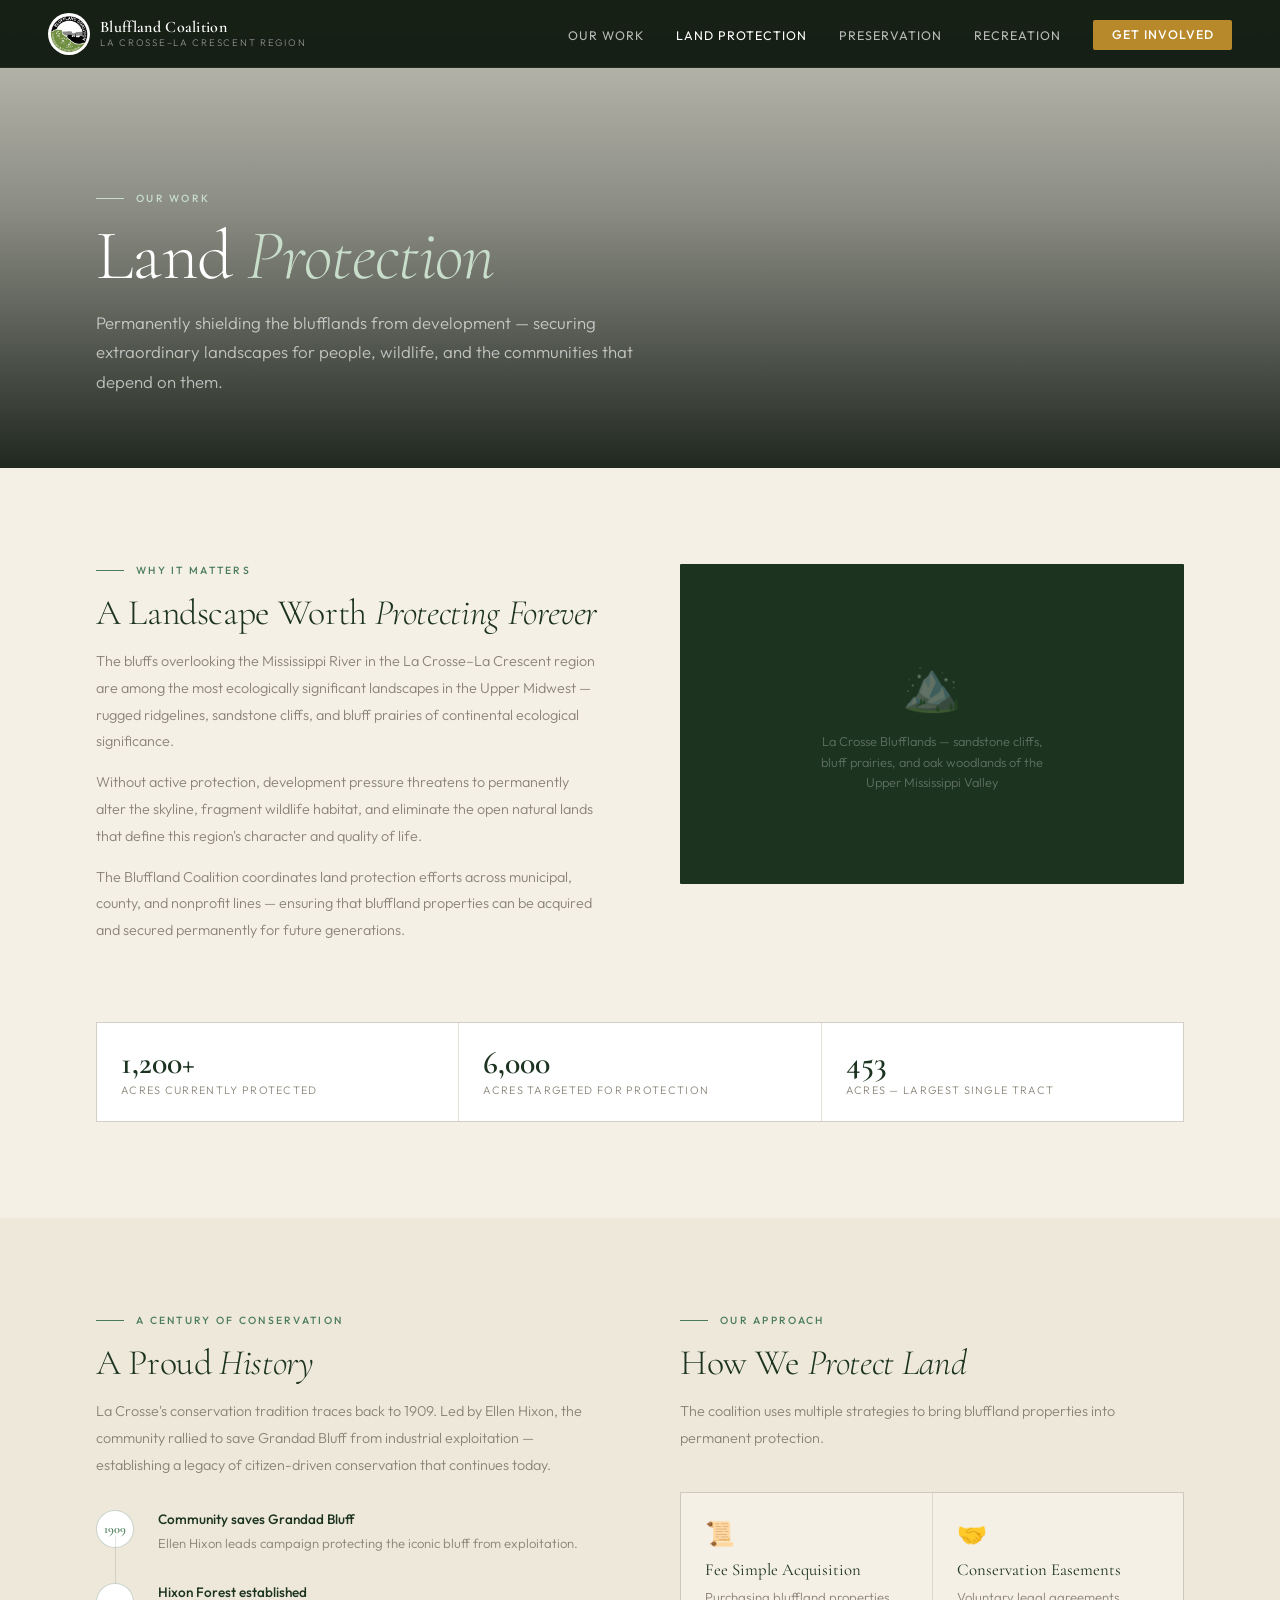
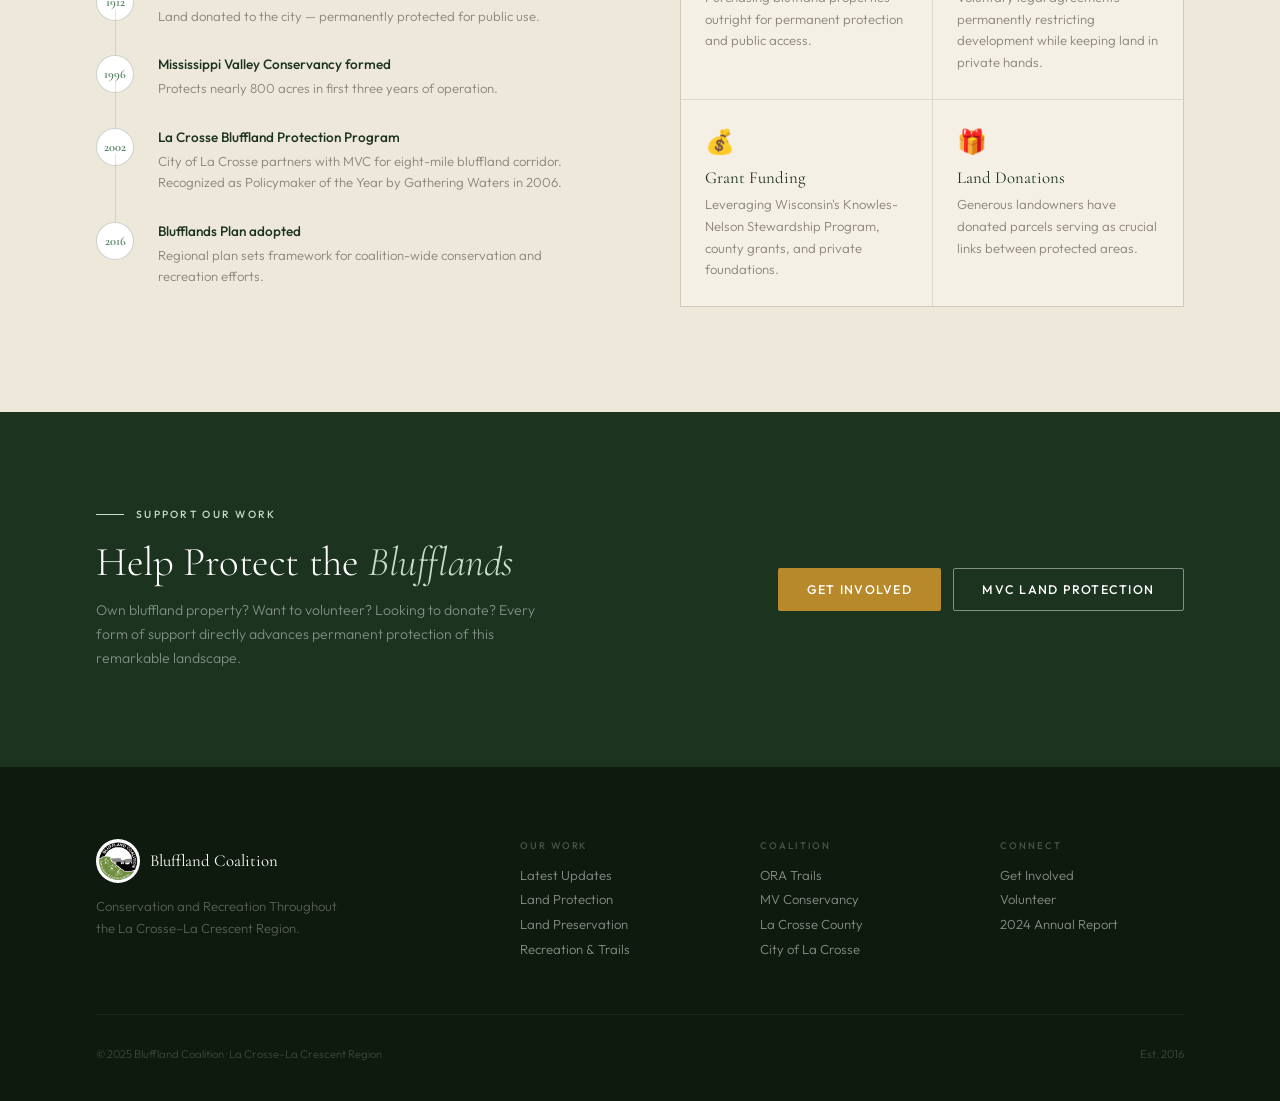
<file: land-protection.html>
<!DOCTYPE html>
<html lang="en">
<head>
  <meta charset="UTF-8">
  <meta name="viewport" content="width=device-width, initial-scale=1.0">
  <title>Land Protection — Bluffland Coalition</title>
  <link rel="preconnect" href="https://fonts.googleapis.com">
  <link rel="preconnect" href="https://fonts.gstatic.com" crossorigin>
  <link href="https://fonts.googleapis.com/css2?family=Cormorant+Garamond:ital,wght@0,300;0,400;0,600;0,700;1,300;1,400;1,600&family=Outfit:wght@300;400;500;600&display=swap" rel="stylesheet">
  <link rel="stylesheet" href="shared.css">
  <style>
    .content-grid { display: grid; grid-template-columns: 1fr 1fr; gap: 5rem; align-items: start; }
    .content-grid.reverse { direction: rtl; } .content-grid.reverse > * { direction: ltr; }
    .prose h3 { font-family: var(--f-display); font-size: clamp(1.6rem,2.8vw,2.4rem); font-weight: 300; color: var(--forest); line-height: 1.1; margin-bottom: 1rem; letter-spacing: -0.01em; }
    .prose h3 em { font-style: italic; }
    .prose p { font-size: 0.9rem; color: var(--stone); font-weight: 300; line-height: 1.85; margin-bottom: 0.9rem; }
    .visual-block { border-radius: 1px; overflow: hidden; background: var(--forest); }
    .visual-block img { width: 100%; height: 100%; object-fit: cover; }
    .visual-placeholder { min-height: 320px; display: flex; flex-direction: column; align-items: center; justify-content: center; gap: 1rem; padding: 2rem; text-align: center; }
    .visual-placeholder span { font-size: 3rem; opacity: 0.3; }
    .visual-placeholder p { font-size: 0.8rem; color: rgba(255,255,255,0.3); font-weight: 300; line-height: 1.6; max-width: 240px; }
    .stat-row { display: grid; grid-template-columns: repeat(3,1fr); gap: 1px; background: rgba(0,0,0,0.07); border: 1px solid rgba(0,0,0,0.07); margin-top: 2.5rem; }
    .stat-cell { background: var(--white); padding: 1.5rem; }
    .stat-cell-val { font-family: var(--f-display); font-size: 2rem; font-weight: 600; color: var(--forest); line-height: 1; margin-bottom: 0.25rem; }
    .stat-cell-lbl { font-size: 0.68rem; letter-spacing: 0.12em; text-transform: uppercase; color: var(--stone); font-weight: 300; }
    .timeline { display: flex; flex-direction: column; gap: 0; margin-top: 2rem; }
    .tl-item { display: flex; gap: 1.5rem; padding-bottom: 1.75rem; position: relative; }
    .tl-item:not(:last-child)::after { content:''; position: absolute; left: 19px; top: 26px; width: 1px; height: calc(100% - 8px); background: rgba(46,84,53,0.15); }
    .tl-dot { width: 38px; height: 38px; border-radius: 50%; border: 1.5px solid rgba(46,84,53,0.25); background: var(--white); display: flex; align-items: center; justify-content: center; flex-shrink: 0; font-size: 0.78rem; font-weight: 600; color: var(--fern); font-family: var(--f-display); }
    .tl-body strong { display: block; font-size: 0.85rem; font-weight: 500; color: var(--forest); margin-bottom: 0.3rem; }
    .tl-body p { font-size: 0.82rem; color: var(--stone); font-weight: 300; line-height: 1.65; margin: 0; }
    .tools-grid { display: grid; grid-template-columns: repeat(2,1fr); gap: 1px; background: rgba(0,0,0,0.07); border: 1px solid rgba(0,0,0,0.07); margin-top: 2.5rem; }
    .tool-item { background: var(--cream); padding: 1.6rem 1.5rem; transition: background 0.2s; }
    .tool-item:hover { background: var(--white); }
    .tool-icon { font-size: 1.5rem; margin-bottom: 0.7rem; }
    .tool-name { font-family: var(--f-display); font-size: 1.05rem; font-weight: 400; color: var(--forest); margin-bottom: 0.4rem; }
    .tool-desc { font-size: 0.82rem; color: var(--stone); font-weight: 300; line-height: 1.65; }
    @media(max-width:960px) { .content-grid { grid-template-columns: 1fr; } .content-grid.reverse { direction: ltr; } .stat-row { grid-template-columns: 1fr 1fr; } .tools-grid { grid-template-columns: 1fr; } }
  </style>
</head>
<body>
  <nav class="nav scrolled" id="mainNav">
    <a href="index.html" class="nav-logo">
      <img src="BC_2025_logo_V1.png" alt="Bluffland Coalition" class="nav-logo-mark" style="width:42px;height:42px;object-fit:contain;border-radius:50%;">
      <div class="nav-logo-text"><strong>Bluffland Coalition</strong><span>La Crosse–La Crescent Region</span></div>
    </a>
    <button class="nav-toggle" onclick="document.querySelector('.nav-links').classList.toggle('open')">☰</button>
    <ul class="nav-links">
      <li><a href="our-work.html">Our Work</a></li>
      <li><a href="land-protection.html" class="active">Land Protection</a></li>
      <li><a href="land-preservation.html">Preservation</a></li>
      <li><a href="recreation.html">Recreation</a></li>
      <li><a href="get-involved.html" class="nav-cta">Get Involved</a></li>
    </ul>
  </nav>

  <div class="page-hero">
    <div class="page-hero-bg" style="background-image:url('https://www.mississippivalleyconservancy.org/sites/default/files/styles/juicebox_large/public/la-crosse-blufflands.jpg?itok=8zvfGEjE');"></div>
    <div class="page-hero-overlay"></div>
    <div class="page-hero-content">
      <div class="label light"><span class="label-line"></span>Our Work</div>
      <h1>Land <em>Protection</em></h1>
      <p>Permanently shielding the blufflands from development — securing extraordinary landscapes for people, wildlife, and the communities that depend on them.</p>
    </div>
  </div>

  <!-- INTRO -->
  <section class="section">
    <div class="section-inner">
      <div class="content-grid reveal">
        <div class="prose">
          <div class="label"><span class="label-line"></span>Why It Matters</div>
          <h3>A Landscape Worth <em>Protecting Forever</em></h3>
          <p>The bluffs overlooking the Mississippi River in the La Crosse–La Crescent region are among the most ecologically significant landscapes in the Upper Midwest — rugged ridgelines, sandstone cliffs, and bluff prairies of continental ecological significance.</p>
          <p>Without active protection, development pressure threatens to permanently alter the skyline, fragment wildlife habitat, and eliminate the open natural lands that define this region's character and quality of life.</p>
          <p>The Bluffland Coalition coordinates land protection efforts across municipal, county, and nonprofit lines — ensuring that bluffland properties can be acquired and secured permanently for future generations.</p>
        </div>
        <div class="visual-block">
          <img src="https://www.mississippivalleyconservancy.org/sites/default/files/la-crosse-blufflands.jpg" alt="La Crosse Blufflands aerial view" onerror="this.parentNode.innerHTML='<div class=\'visual-placeholder\'><span>🏔️</span><p>La Crosse Blufflands — sandstone cliffs, bluff prairies, and oak woodlands of the Upper Mississippi Valley</p></div>'">
        </div>
      </div>

      <div class="stat-row reveal" style="margin-top:4rem;">
        <div class="stat-cell"><div class="stat-cell-val">1,200+</div><div class="stat-cell-lbl">Acres currently protected</div></div>
        <div class="stat-cell"><div class="stat-cell-val">6,000</div><div class="stat-cell-lbl">Acres targeted for protection</div></div>
        <div class="stat-cell"><div class="stat-cell-val">453</div><div class="stat-cell-lbl">Acres — largest single tract</div></div>
      </div>
    </div>
  </section>

  <!-- TIMELINE -->
  <section class="section alt">
    <div class="section-inner">
      <div class="content-grid reveal">
        <div class="prose">
          <div class="label"><span class="label-line"></span>A Century of Conservation</div>
          <h3>A Proud <em>History</em></h3>
          <p>La Crosse's conservation tradition traces back to 1909. Led by Ellen Hixon, the community rallied to save Grandad Bluff from industrial exploitation — establishing a legacy of citizen-driven conservation that continues today.</p>
          <div class="timeline">
            <div class="tl-item"><div class="tl-dot">1909</div><div class="tl-body"><strong>Community saves Grandad Bluff</strong><p>Ellen Hixon leads campaign protecting the iconic bluff from exploitation.</p></div></div>
            <div class="tl-item"><div class="tl-dot">1912</div><div class="tl-body"><strong>Hixon Forest established</strong><p>Land donated to the city — permanently protected for public use.</p></div></div>
            <div class="tl-item"><div class="tl-dot">1996</div><div class="tl-body"><strong>Mississippi Valley Conservancy formed</strong><p>Protects nearly 800 acres in first three years of operation.</p></div></div>
            <div class="tl-item"><div class="tl-dot">2002</div><div class="tl-body"><strong>La Crosse Bluffland Protection Program</strong><p>City of La Crosse partners with MVC for eight-mile bluffland corridor. Recognized as Policymaker of the Year by Gathering Waters in 2006.</p></div></div>
            <div class="tl-item"><div class="tl-dot">2016</div><div class="tl-body"><strong>Blufflands Plan adopted</strong><p>Regional plan sets framework for coalition-wide conservation and recreation efforts.</p></div></div>
          </div>
        </div>
        <div class="prose">
          <div class="label"><span class="label-line"></span>Our Approach</div>
          <h3>How We <em>Protect Land</em></h3>
          <p>The coalition uses multiple strategies to bring bluffland properties into permanent protection.</p>
          <div class="tools-grid">
            <div class="tool-item"><div class="tool-icon">📜</div><div class="tool-name">Fee Simple Acquisition</div><div class="tool-desc">Purchasing bluffland properties outright for permanent protection and public access.</div></div>
            <div class="tool-item"><div class="tool-icon">🤝</div><div class="tool-name">Conservation Easements</div><div class="tool-desc">Voluntary legal agreements permanently restricting development while keeping land in private hands.</div></div>
            <div class="tool-item"><div class="tool-icon">💰</div><div class="tool-name">Grant Funding</div><div class="tool-desc">Leveraging Wisconsin's Knowles-Nelson Stewardship Program, county grants, and private foundations.</div></div>
            <div class="tool-item"><div class="tool-icon">🎁</div><div class="tool-name">Land Donations</div><div class="tool-desc">Generous landowners have donated parcels serving as crucial links between protected areas.</div></div>
          </div>
        </div>
      </div>
    </div>
  </section>

  <!-- CTA -->
  <section class="section dark">
    <div class="section-inner" style="display:flex;justify-content:space-between;align-items:center;gap:3rem;flex-wrap:wrap;">
      <div>
        <div class="label light"><span class="label-line"></span>Support Our Work</div>
        <h2 style="font-family:var(--f-display);font-size:clamp(1.8rem,3.2vw,2.8rem);font-weight:300;color:var(--white);margin-top:0.5rem;letter-spacing:-0.01em;">Help Protect the <em style="font-style:italic;color:var(--mist);">Blufflands</em></h2>
        <p style="font-size:0.88rem;color:rgba(255,255,255,0.45);margin-top:0.75rem;font-weight:300;line-height:1.7;max-width:440px;">Own bluffland property? Want to volunteer? Looking to donate? Every form of support directly advances permanent protection of this remarkable landscape.</p>
      </div>
      <div style="display:flex;gap:0.75rem;flex-wrap:wrap;flex-shrink:0;">
        <a href="get-involved.html" class="btn btn-gold">Get Involved</a>
        <a href="https://www.mississippivalleyconservancy.org/land-protection/la-crosse-blufflands" target="_blank" class="btn btn-outline-white">MVC Land Protection</a>
      </div>
    </div>
  </section>

  <footer class="footer">
    <div class="footer-top">
      <div><div class="footer-brand-logo"><img src="BC_2025_logo_V1.png" alt="Bluffland Coalition" style="width:44px;height:44px;object-fit:contain;border-radius:50%;"><strong>Bluffland Coalition</strong></div><p class="footer-tagline">Conservation and Recreation Throughout the La Crosse–La Crescent Region.</p></div>
      <div class="footer-col"><strong>Our Work</strong><a href="our-work.html">Latest Updates</a><a href="land-protection.html">Land Protection</a><a href="land-preservation.html">Land Preservation</a><a href="recreation.html">Recreation & Trails</a></div>
      <div class="footer-col"><strong>Coalition</strong><a href="https://www.oratrails.org" target="_blank">ORA Trails</a><a href="https://www.mississippivalleyconservancy.org" target="_blank">MV Conservancy</a><a href="https://www.lacrossecounty.org" target="_blank">La Crosse County</a><a href="https://www.cityoflacrosse.org" target="_blank">City of La Crosse</a></div>
      <div class="footer-col"><strong>Connect</strong><a href="get-involved.html">Get Involved</a><a href="get-involved.html#volunteer">Volunteer</a><a href="https://storymaps.arcgis.com/stories/eca0ed26dadb4bbd900627940ebc31ba" target="_blank">2024 Annual Report</a></div>
    </div>
    <div class="footer-bottom"><p>© 2025 Bluffland Coalition · La Crosse–La Crescent Region</p><p>Est. 2016</p></div>
  </footer>

  <script>
    const obs = new IntersectionObserver(entries => entries.forEach(e => { if(e.isIntersecting){e.target.classList.add('visible');obs.unobserve(e.target);} }), {threshold:0.08});
    document.querySelectorAll('.reveal').forEach(el => obs.observe(el));
  </script>
</body>
</html>
</file>
<file: shared.css>
/* ═══════════════════════════════════════════════════
   BLUFFLAND COALITION — SHARED STYLES
   All tokens and reusable components live here.
═══════════════════════════════════════════════════ */

/* ── TOKENS ── */
:root {
  --ink:        #0f1a0f;
  --forest:     #1c3320;
  --moss:       #2e5435;
  --fern:       #4a7c59;
  --sage:       #7aaa85;
  --mist:       #c8deca;
  --cream:      #f4f0e6;
  --parchment:  #ede8da;
  --stone:      #8a8478;
  --stone-lt:   #b5b0a6;
  --gold:       #b8892a;
  --gold-pale:  #e6c97a;
  --white:      #ffffff;
  --red-earth:  #6b3a2a;

  --f-display: 'Cormorant Garamond', Georgia, serif;
  --f-body:    'Outfit', system-ui, sans-serif;
  --ease:      cubic-bezier(0.22, 1, 0.36, 1);
  --nav-h:     68px;
}

/* ── RESET ── */
*, *::before, *::after { box-sizing: border-box; margin: 0; padding: 0; }
html { scroll-behavior: smooth; font-size: 16px; }
body { font-family: var(--f-body); color: var(--ink); background: var(--cream); overflow-x: hidden; }
img { display: block; max-width: 100%; }
a { color: inherit; text-decoration: none; }
ul { list-style: none; }

/* ── NAV ── */
.nav {
  position: fixed; top: 0; left: 0; right: 0; z-index: 900;
  display: flex; align-items: center; justify-content: space-between;
  padding: 0 3rem; height: var(--nav-h);
  transition: background 0.4s var(--ease);
}
.nav.scrolled {
  background: rgba(15,26,15,0.96);
  backdrop-filter: blur(16px);
  -webkit-backdrop-filter: blur(16px);
  border-bottom: 1px solid rgba(255,255,255,0.06);
}
.nav-logo { display: flex; align-items: center; gap: 10px; color: var(--white); }
.nav-logo-mark { width: 30px; height: 30px; flex-shrink: 0; }
.nav-logo-text { display: flex; flex-direction: column; line-height: 1.1; }
.nav-logo-text strong { font-family: var(--f-display); font-size: 1rem; font-weight: 600; letter-spacing: 0.02em; }
.nav-logo-text span { font-size: 0.6rem; letter-spacing: 0.18em; text-transform: uppercase; opacity: 0.5; font-weight: 300; }
.nav-links { display: flex; align-items: center; gap: 2rem; }
.nav-links a { color: rgba(255,255,255,0.7); font-size: 0.78rem; font-weight: 400; letter-spacing: 0.08em; text-transform: uppercase; transition: color 0.2s; }
.nav-links a:hover, .nav-links a.active { color: var(--white); }
.nav-cta { background: var(--gold) !important; color: var(--white) !important; padding: 0.45rem 1.15rem; border-radius: 2px; font-weight: 500 !important; opacity: 1 !important; }
.nav-cta:hover { background: #c9981f !important; }
.nav-toggle { display: none; background: none; border: none; color: white; font-size: 1.5rem; cursor: pointer; }

/* ── LABEL ── */
.label { display: flex; align-items: center; gap: 0.75rem; font-size: 0.65rem; letter-spacing: 0.22em; text-transform: uppercase; font-weight: 500; color: var(--fern); margin-bottom: 1rem; }
.label-line { width: 28px; height: 1px; background: var(--fern); flex-shrink: 0; }
.label.light { color: var(--mist); }
.label.light .label-line { background: var(--mist); }
.label.gold { color: var(--gold); }
.label.gold .label-line { background: var(--gold); }

/* ── BUTTONS ── */
.btn { display: inline-flex; align-items: center; gap: 0.55rem; padding: 0.8rem 1.8rem; font-family: var(--f-body); font-size: 0.78rem; font-weight: 500; letter-spacing: 0.1em; text-transform: uppercase; border: none; border-radius: 2px; cursor: pointer; transition: background 0.22s, color 0.22s, transform 0.18s; }
.btn:hover { transform: translateY(-1px); }
.btn-gold { background: var(--gold); color: var(--white); }
.btn-gold:hover { background: #c9981f; }
.btn-forest { background: var(--forest); color: var(--white); }
.btn-forest:hover { background: var(--moss); }
.btn-outline { background: transparent; color: var(--forest); border: 1.5px solid var(--forest); }
.btn-outline:hover { background: var(--forest); color: var(--white); }
.btn-outline-white { background: transparent; color: var(--white); border: 1.5px solid rgba(255,255,255,0.45); }
.btn-outline-white:hover { background: rgba(255,255,255,0.1); border-color: white; }
.btn svg { flex-shrink: 0; }

/* ── REVEAL ANIMATION ── */
.reveal { opacity: 0; transform: translateY(22px); transition: opacity 0.75s var(--ease), transform 0.75s var(--ease); }
.reveal.visible { opacity: 1; transform: translateY(0); }
.reveal-d1 { transition-delay: 0.1s; }
.reveal-d2 { transition-delay: 0.2s; }
.reveal-d3 { transition-delay: 0.3s; }
.reveal-d4 { transition-delay: 0.4s; }

/* ── PAGE HERO (inner pages) ── */
.page-hero {
  position: relative; min-height: 52vh;
  display: flex; flex-direction: column; justify-content: flex-end;
  padding: calc(var(--nav-h) + 3rem) 6rem 4.5rem;
  overflow: hidden;
}
.page-hero-bg {
  position: absolute; inset: 0;
  background-size: cover; background-position: center;
}
.page-hero-overlay {
  position: absolute; inset: 0;
  background: linear-gradient(to top, rgba(10,18,10,0.9) 0%, rgba(10,18,10,0.45) 55%, rgba(10,18,10,0.2) 100%);
}
.page-hero-content { position: relative; z-index: 2; max-width: 740px; }
.page-hero h1 { font-family: var(--f-display); font-size: clamp(2.8rem,5.5vw,5rem); font-weight: 300; color: var(--white); line-height: 1.0; margin: 0.5rem 0 1rem; letter-spacing: -0.01em; }
.page-hero h1 em { font-style: italic; color: var(--mist); }
.page-hero p { color: rgba(255,255,255,0.65); font-size: 1.05rem; font-weight: 300; line-height: 1.75; max-width: 560px; }

/* ── SECTION WRAPPER ── */
.section { padding: 6rem 6rem; }
.section.alt { background: var(--parchment); }
.section.dark { background: var(--forest); }
.section-inner { max-width: 1160px; margin: 0 auto; }
.section-header { margin-bottom: 3.5rem; }
.section-header h2 { font-family: var(--f-display); font-size: clamp(2rem,4vw,3.2rem); font-weight: 300; color: var(--forest); line-height: 1.05; margin-top: 0.5rem; letter-spacing: -0.01em; }
.section-header h2 em { font-style: italic; }
.section-header h2.light { color: var(--white); }
.section-header p { color: var(--stone); font-size: 0.95rem; font-weight: 300; line-height: 1.8; margin-top: 0.9rem; max-width: 560px; }
.section-header p.light { color: rgba(255,255,255,0.55); }

/* ── FOOTER ── */
.footer { background: var(--ink); padding: 4.5rem 6rem 2.5rem; }
.footer-top { display: grid; grid-template-columns: 2fr 1fr 1fr 1fr; gap: 3.5rem; padding-bottom: 3rem; border-bottom: 1px solid rgba(255,255,255,0.06); margin-bottom: 2rem; }
.footer-brand-logo { display: flex; align-items: center; gap: 10px; color: var(--white); margin-bottom: 0.85rem; }
.footer-brand-logo strong { font-family: var(--f-display); font-size: 1.05rem; font-weight: 400; }
.footer-tagline { font-size: 0.82rem; color: rgba(255,255,255,0.3); font-weight: 300; line-height: 1.65; max-width: 260px; }
.footer-col strong { display: block; font-size: 0.6rem; letter-spacing: 0.2em; text-transform: uppercase; color: rgba(255,255,255,0.25); margin-bottom: 1rem; font-weight: 500; }
.footer-col a { display: block; font-size: 0.82rem; color: rgba(255,255,255,0.5); font-weight: 300; margin-bottom: 0.55rem; transition: color 0.2s; }
.footer-col a:hover { color: var(--white); }
.footer-bottom { display: flex; justify-content: space-between; align-items: center; }
.footer-bottom p { font-size: 0.7rem; color: rgba(255,255,255,0.2); font-weight: 300; }

/* ── SHARED NAV SVG LOGO ── */
.logo-svg polygon { /* styled inline */ }

/* ── RESPONSIVE ── */
@media (max-width: 960px) {
  .nav { padding: 0 1.5rem; }
  .nav-links { display: none; flex-direction: column; position: fixed; top: var(--nav-h); left: 0; right: 0; background: rgba(15,26,15,0.97); padding: 1.75rem 1.5rem; gap: 1.1rem; align-items: flex-start; border-bottom: 1px solid rgba(255,255,255,0.08); }
  .nav-links.open { display: flex; }
  .nav-toggle { display: block; }
  .page-hero { padding: calc(var(--nav-h) + 2rem) 2rem 3rem; }
  .section { padding: 4rem 2rem; }
  .footer { padding: 3.5rem 2rem 2rem; }
  .footer-top { grid-template-columns: 1fr 1fr; gap: 2rem; }
  .footer-bottom { flex-direction: column; gap: 0.5rem; text-align: center; }
}
@media (max-width: 600px) {
  .footer-top { grid-template-columns: 1fr; }
}
</file>
